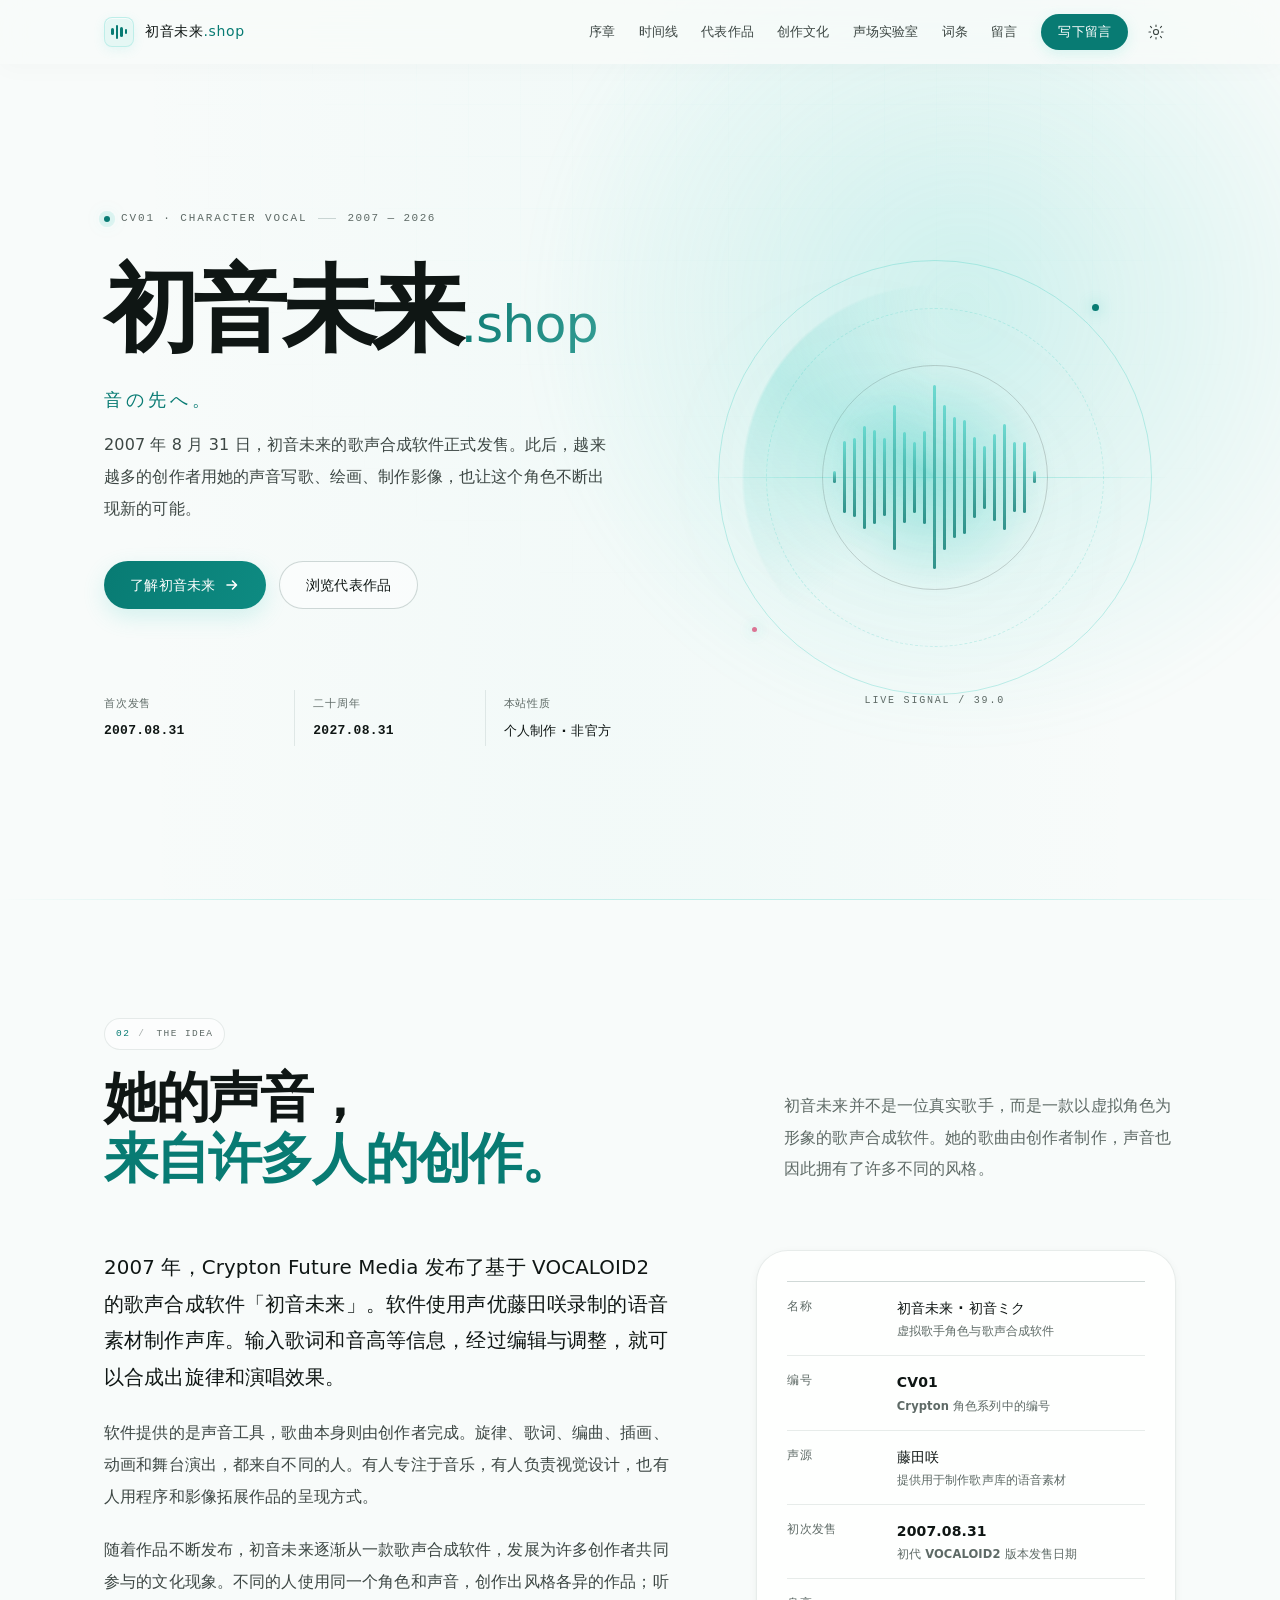
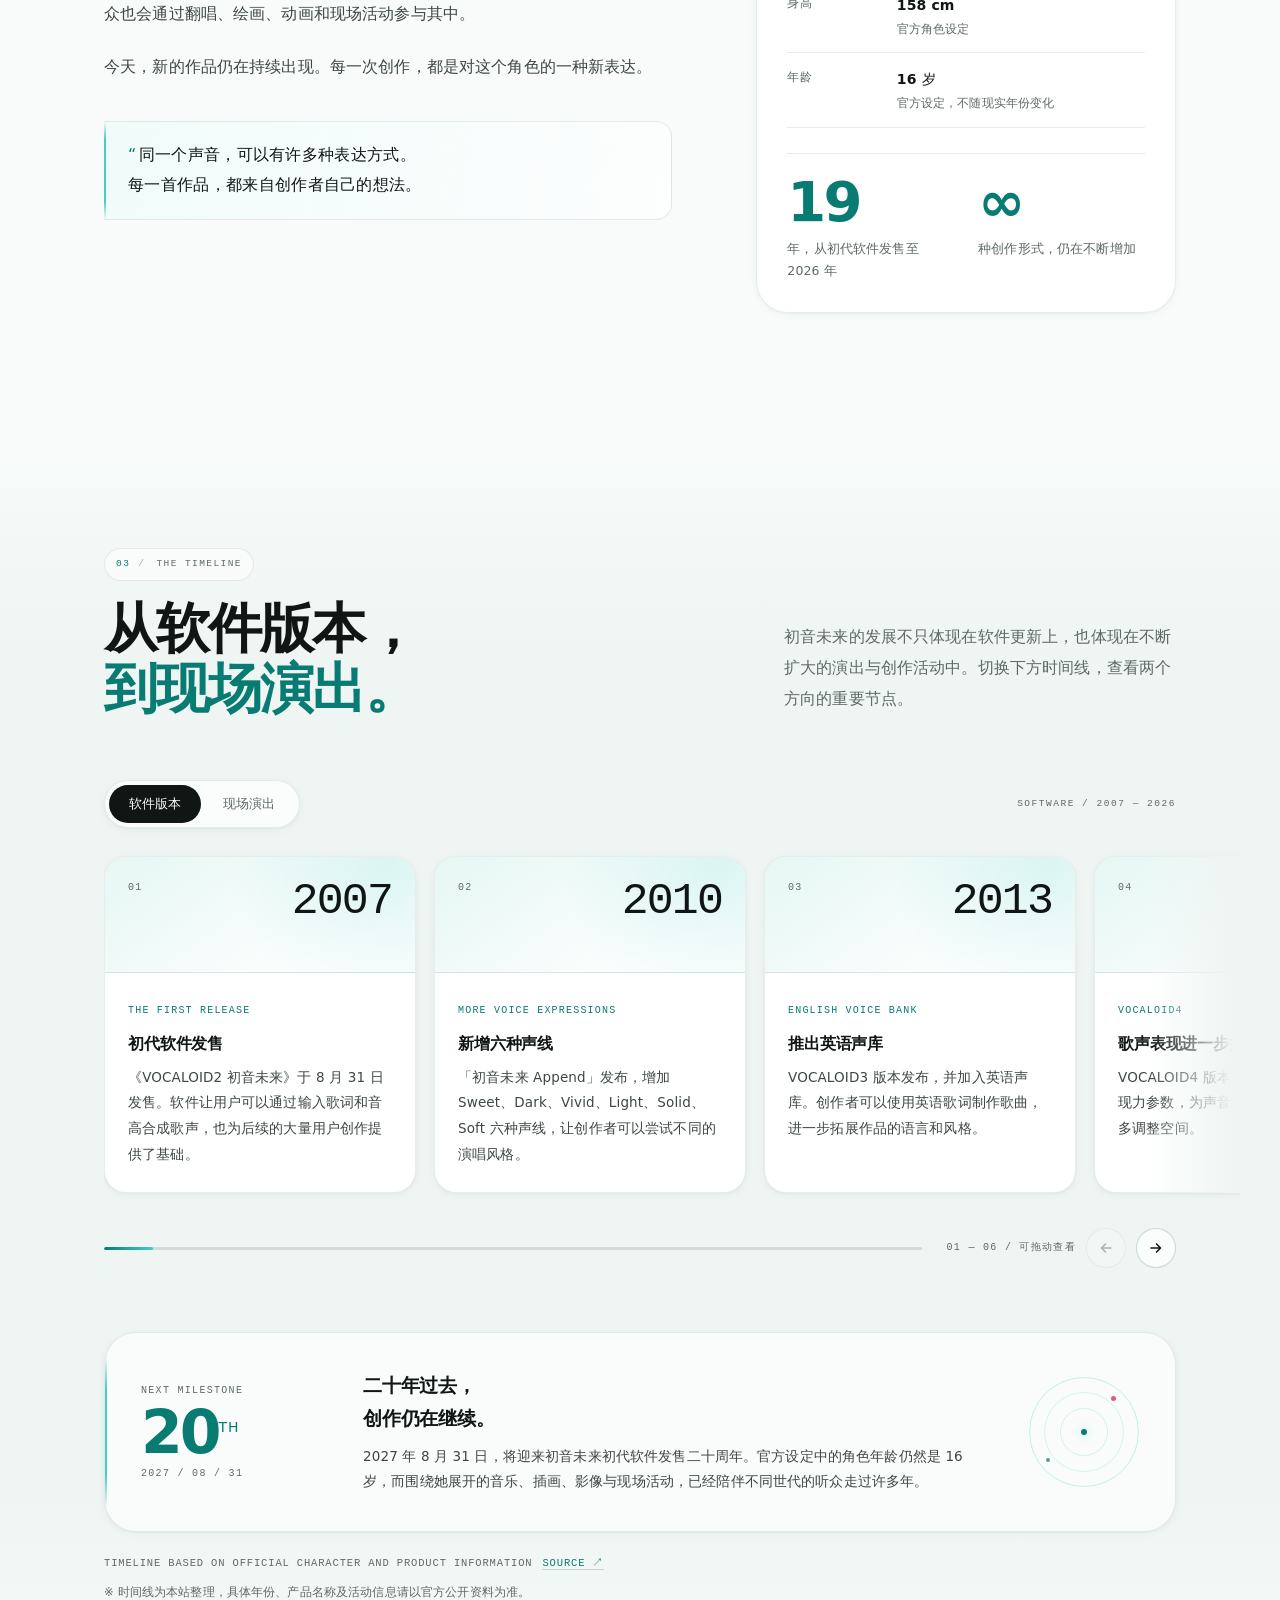
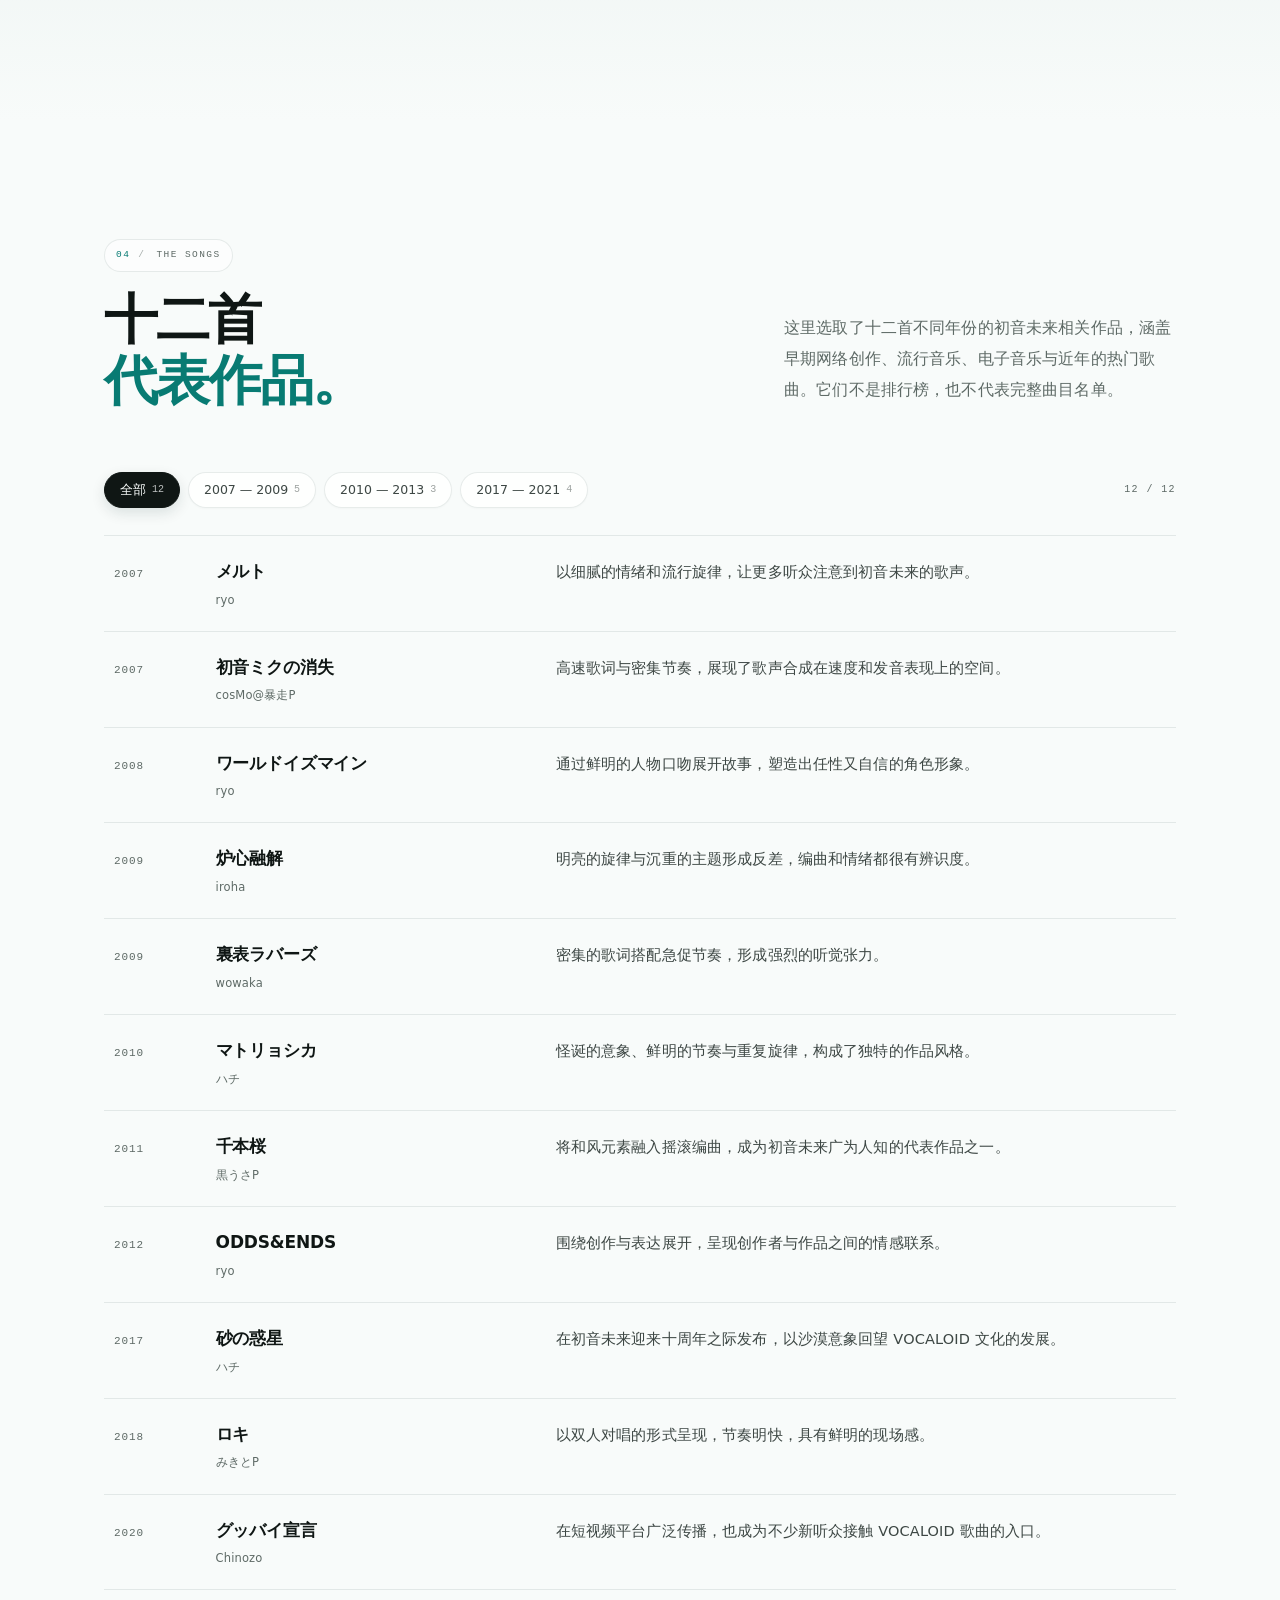
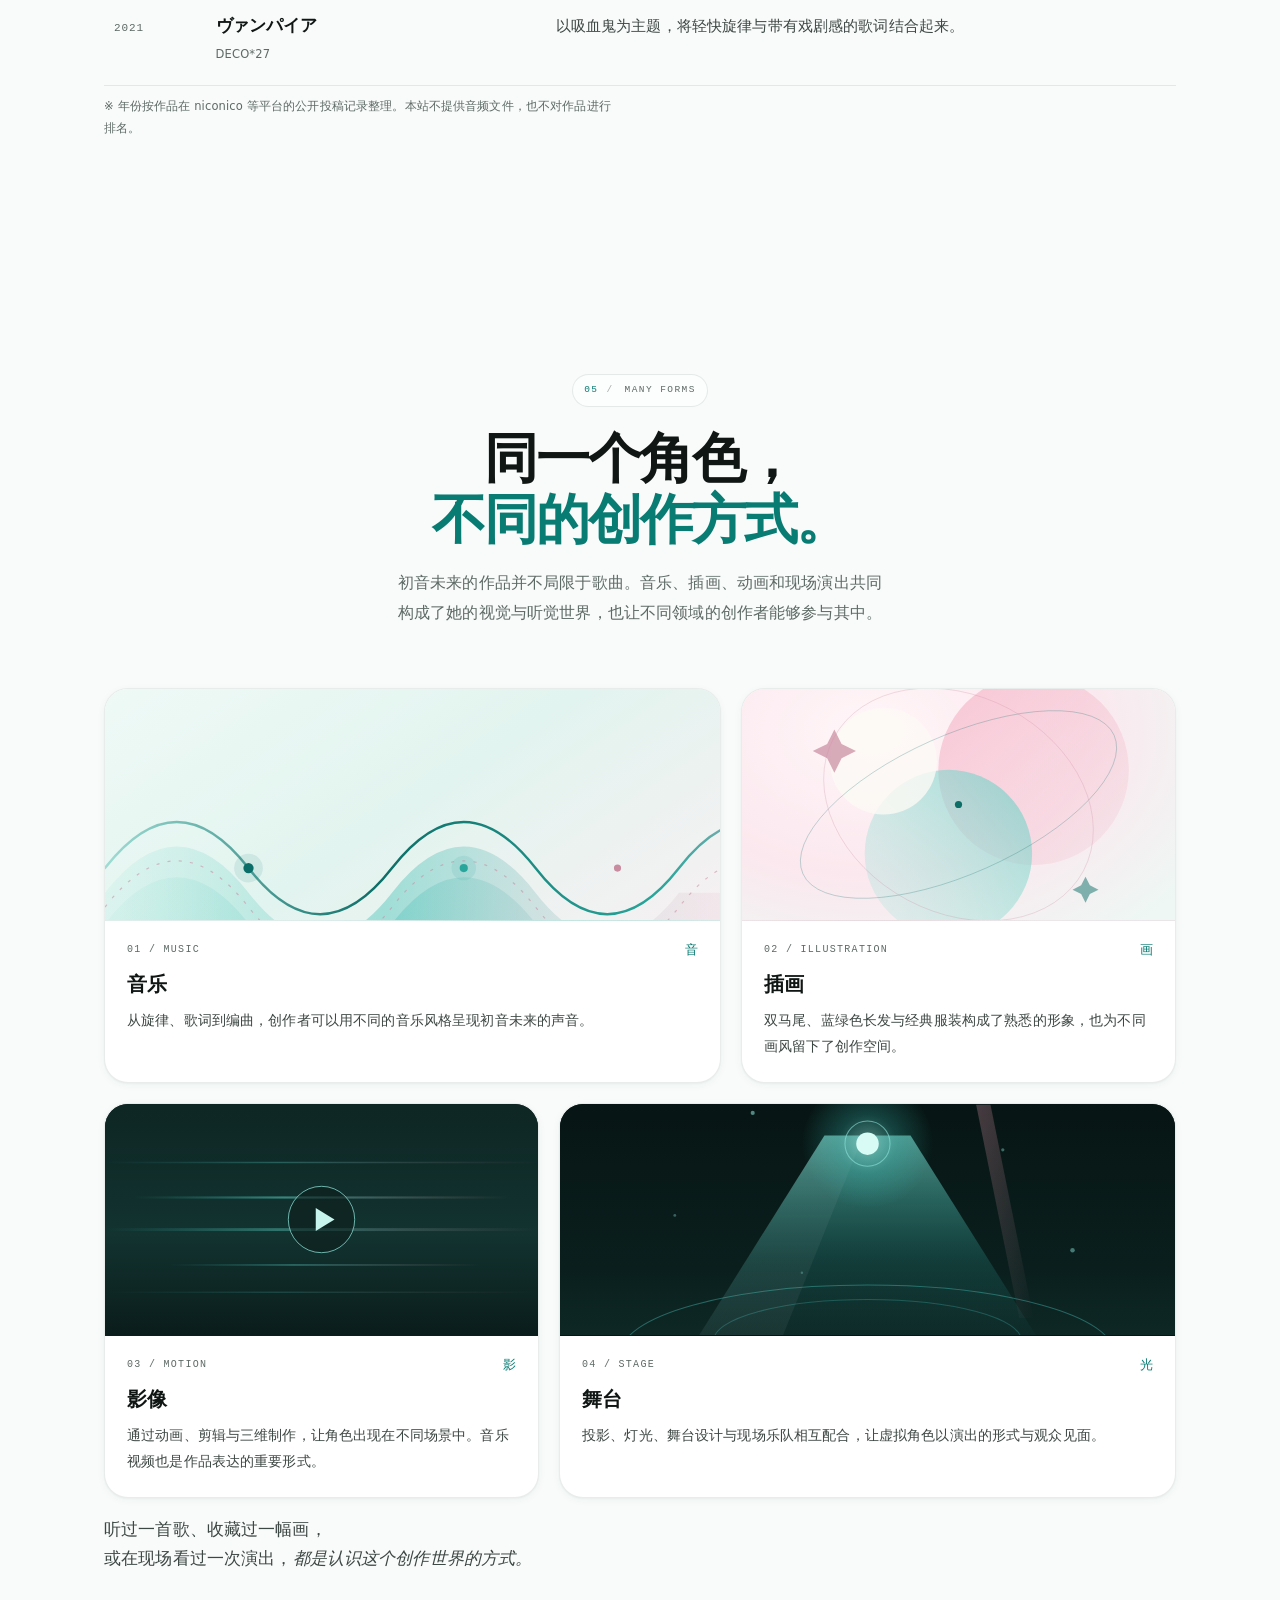
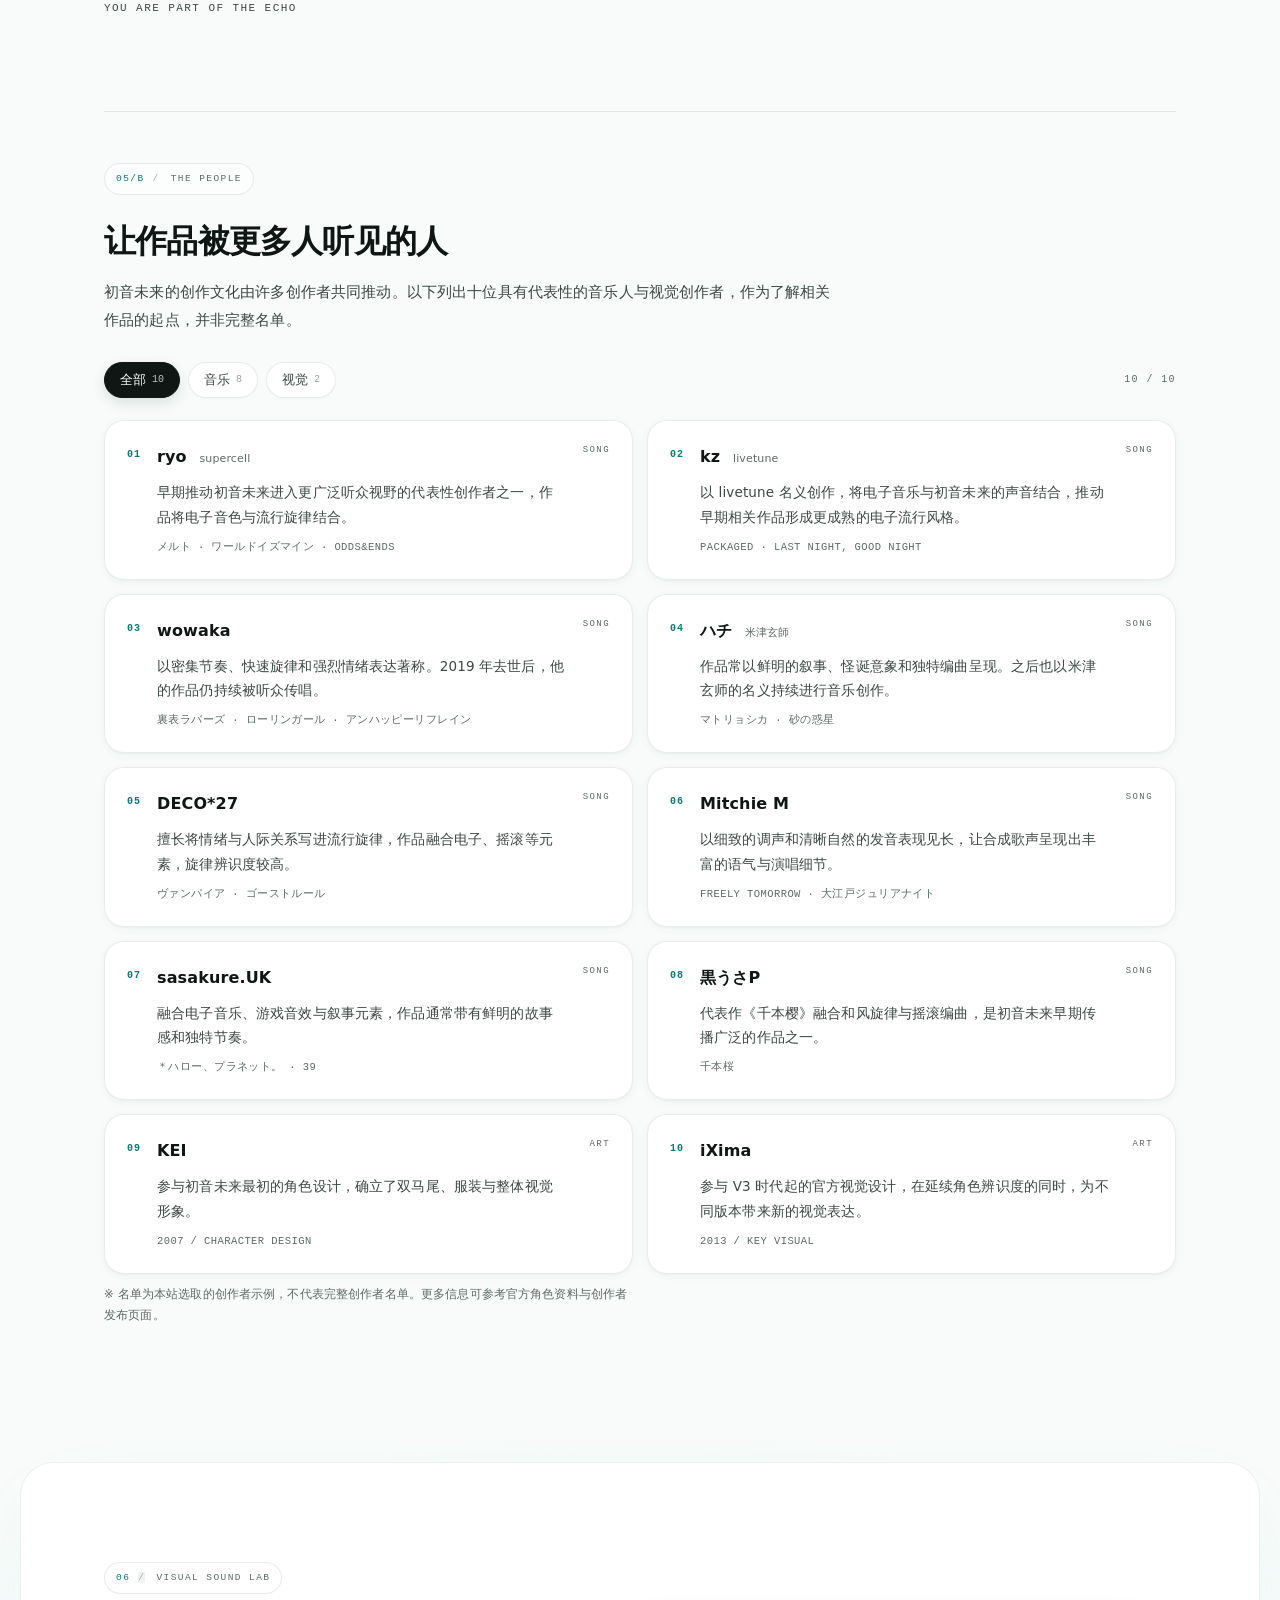
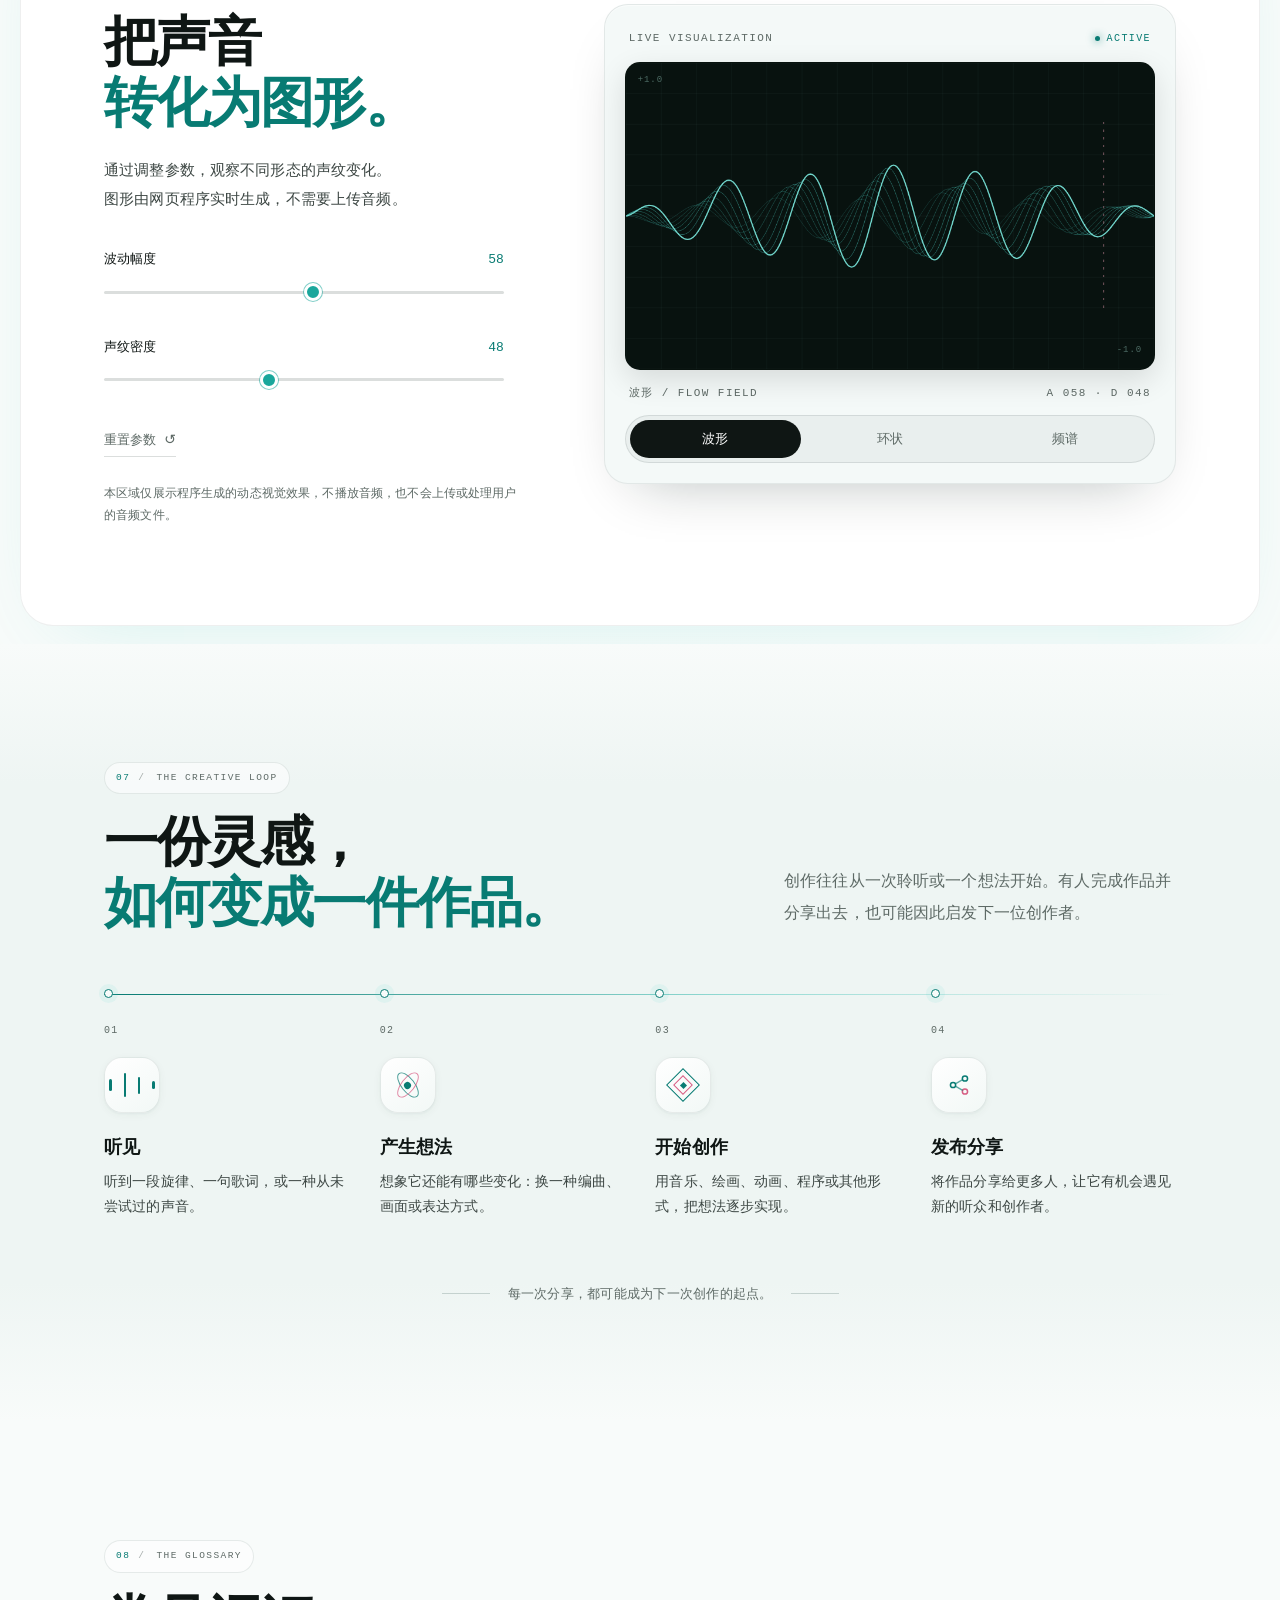
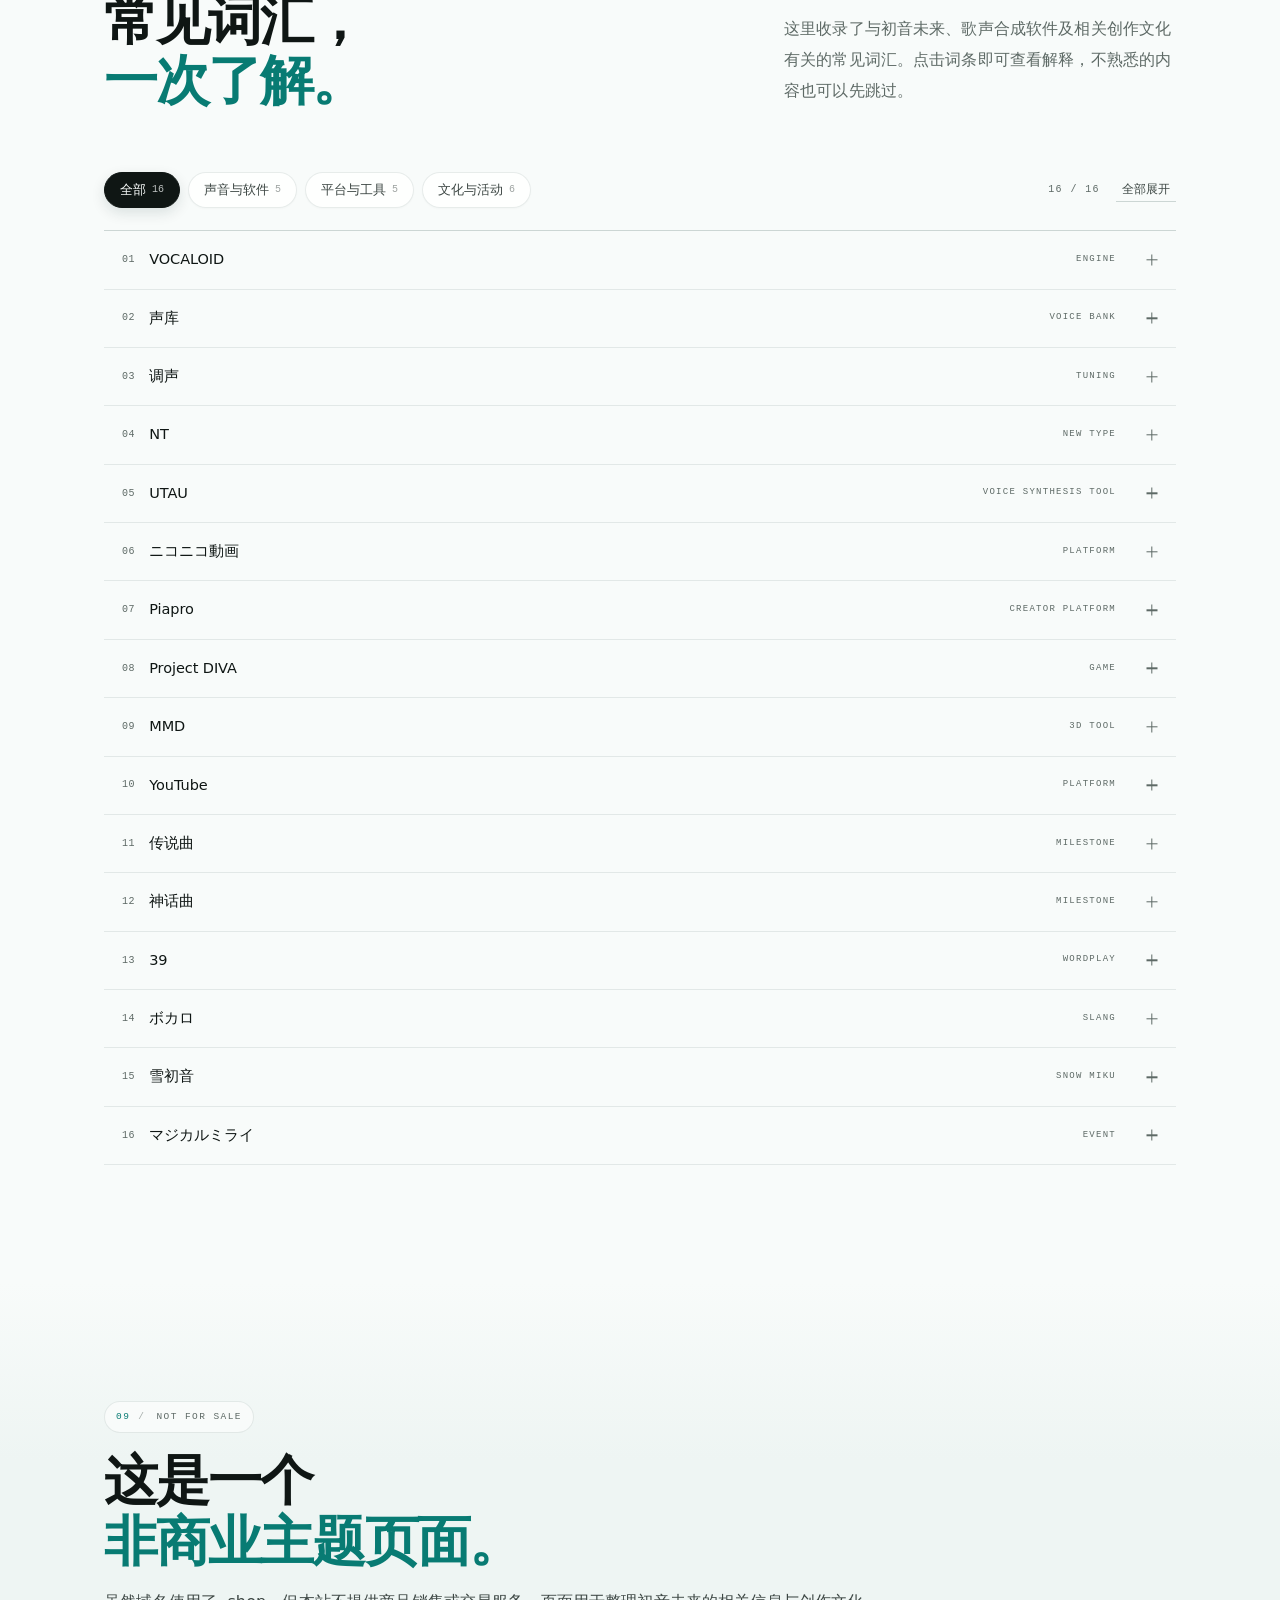
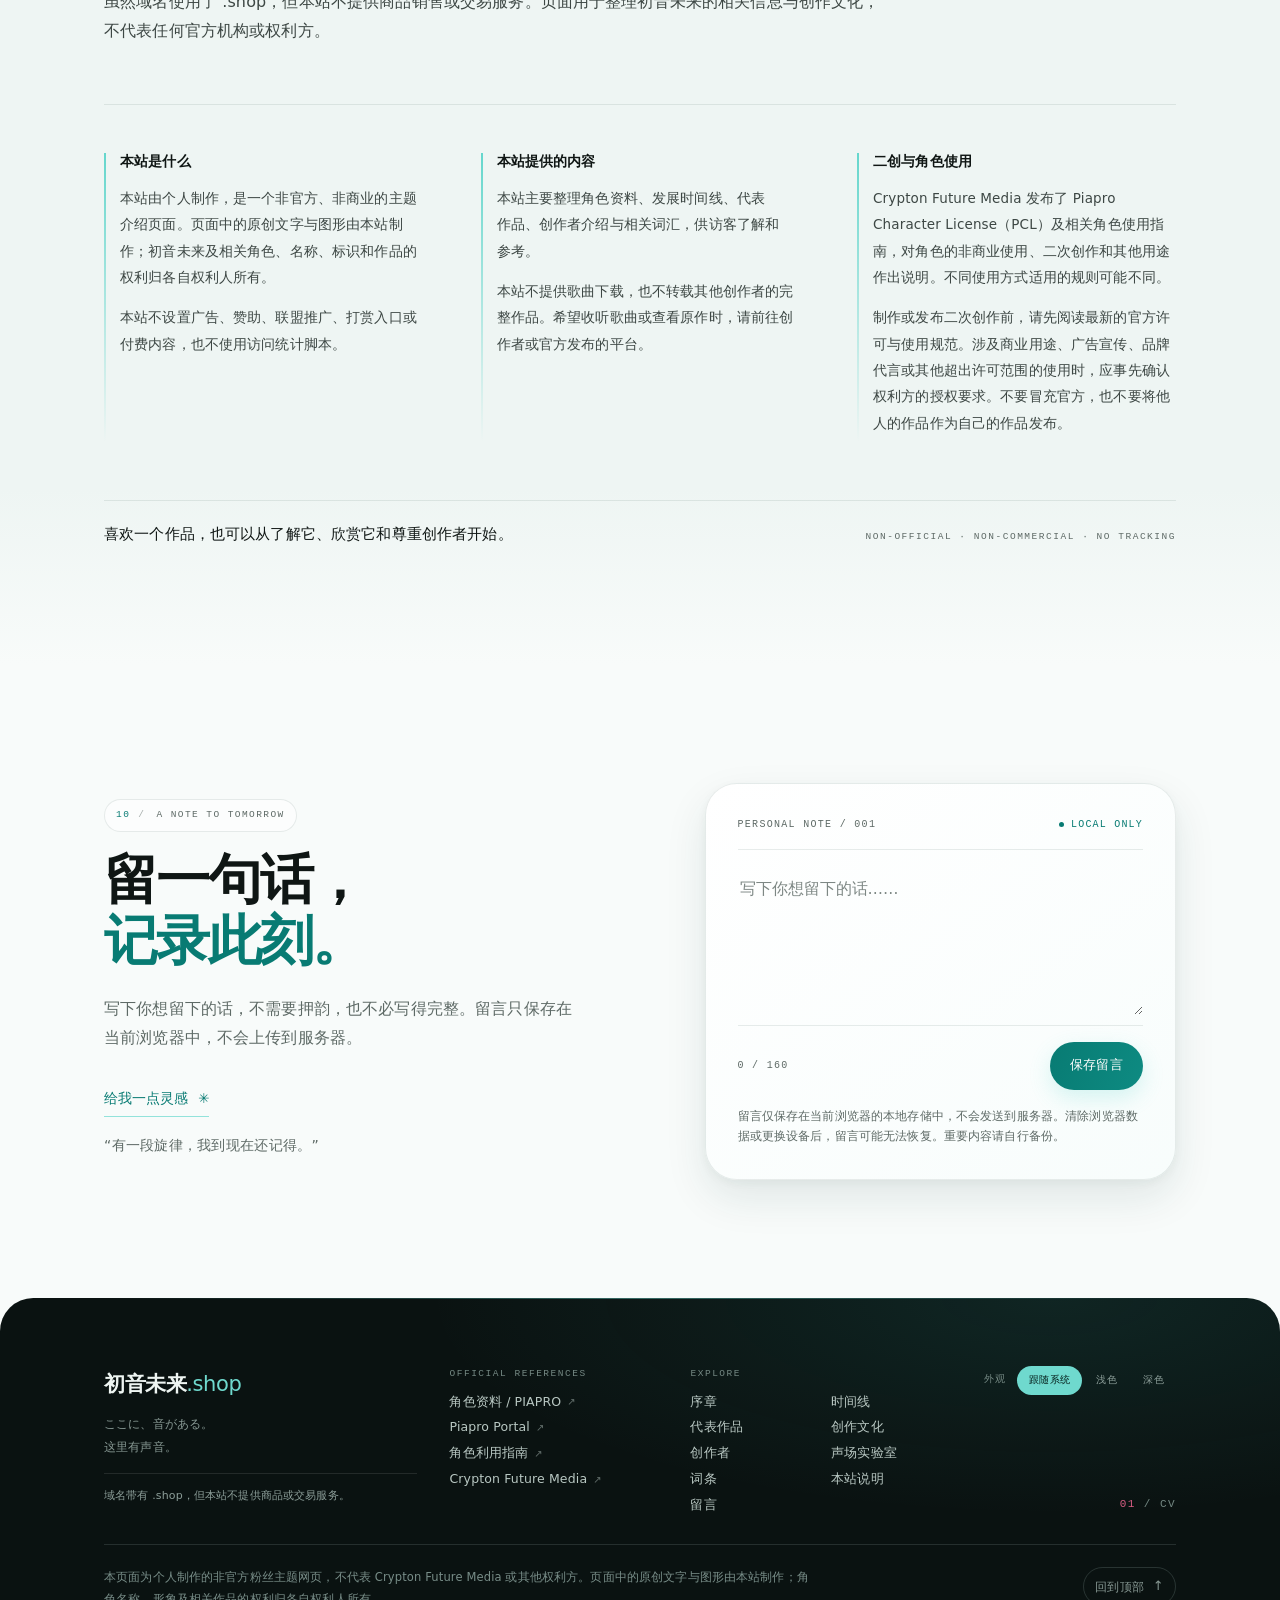
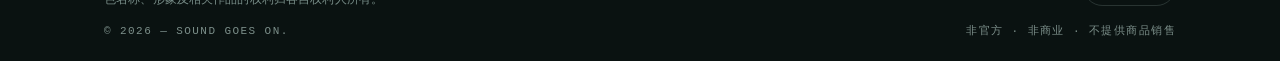
<file: index.html>
<!doctype html>
<html lang="zh-CN" data-theme="light">
<head>
  <meta charset="utf-8">
  <meta name="viewport" content="width=device-width, initial-scale=1, viewport-fit=cover">
  <meta name="theme-color" id="metaThemeColor" content="#f8fbfa">
  <meta name="color-scheme" content="light dark">
  <meta name="description" content="从 2007 年的初次发售，到不断涌现的新作品。这里整理初音未来的发展历程、代表歌曲、创作者与相关文化。个人制作，非官方、非商业。">
  <meta name="robots" content="index,follow,max-image-preview:large">
  <link rel="canonical" href="https://xn--7br062ccfl55p.shop/">
  <meta property="og:type" content="website">
  <meta property="og:site_name" content="初音未来.shop">
  <meta property="og:title" content="初音未来.shop｜认识初音未来与她的创作文化">
  <meta property="og:description" content="了解初音未来的诞生、作品与创作文化。一个关于歌声合成与创作者社区的个人主题页面。">
  <meta property="og:url" content="https://xn--7br062ccfl55p.shop/">
  <meta property="og:image" content="https://xn--7br062ccfl55p.shop/assets/og-card.jpg">
  <meta property="og:image:type" content="image/jpeg">
  <meta property="og:image:width" content="1200">
  <meta property="og:image:height" content="630">
  <meta name="twitter:card" content="summary_large_image">
  <meta name="twitter:title" content="初音未来.shop｜认识初音未来与她的创作文化">
  <meta name="twitter:description" content="从一款歌声合成软件开始，初音未来逐渐成为许多创作者表达灵感的媒介。这里记录她的发展历程与相关作品。">
  <meta name="twitter:image" content="https://xn--7br062ccfl55p.shop/assets/og-card.jpg">
  <title>初音未来.shop｜认识初音未来与她的创作文化</title>
  <link rel="icon" type="image/svg+xml" href="./assets/favicon.svg">
  <script>
    /* 主题在第一帧之前定下来：本地有手动选择就尊重它，没有则跟随系统（浏览器）。
       放在这里而不是等 main.js，是为了深色系统下不出现一瞬白闪。 */
    (function () {
      var root = document.documentElement;
      var saved = null;
      try { saved = localStorage.getItem('miku-space-theme'); } catch (e) { /* 隐私模式可能禁用存储 */ }
      var state = (saved === 'light' || saved === 'dark') ? saved : 'system';
      var dark = state === 'dark' || (state === 'system' &&
        !!(window.matchMedia && window.matchMedia('(prefers-color-scheme: dark)').matches));
      root.setAttribute('data-theme-state', state);
      root.setAttribute('data-theme', dark ? 'dark' : 'light');
      var meta = document.querySelector('meta[name="theme-color"]');
      if (meta) meta.setAttribute('content', dark ? '#091311' : '#f8fbfa');
      root.classList.add('js');
    })();
  </script>
  <!-- 首屏关键样式：外部 CSS 到达前先稳定底色与主题，避免闪白与字体跳变。 -->
  <style>
    :root{--paper:#f7f8f7;--ink:#0f1614;--accent-ink:#0c6e67;color-scheme:light}
    html{background:var(--paper)}
    html[data-theme="dark"]{--paper:#0b1211;--ink:#f1f5f3;--accent-ink:#6ed9ce;color-scheme:dark}
    body{margin:0;background:var(--paper);color:var(--ink);font-family:-apple-system,BlinkMacSystemFont,"SF Pro SC","PingFang SC","HarmonyOS Sans SC","MiSans","Noto Sans SC","Noto Sans CJK SC","Microsoft YaHei",system-ui,sans-serif;-webkit-font-smoothing:antialiased}
    .hero-title{font-size:clamp(2.9rem,8.2vw,7.4rem);line-height:1.02;letter-spacing:-.03em;font-weight:500;margin:0}
  </style>
  <link rel="preload" href="./src/style.css" as="style">
  <link rel="stylesheet" href="./src/style.css">
  <link rel="stylesheet" href="./src/ui-polish.css">
  <noscript><style>.js .reveal{opacity:1!important;transform:none!important}</style></noscript>
  <script defer src="./src/main.js"></script>
</head>
<body>
  <a class="skip-link" href="#main">跳到主要内容</a>
  <div class="reading-progress" aria-hidden="true"><span id="readingProgress"></span></div>

  <header class="site-header" id="top">
    <div class="header-inner">
      <a class="brand" href="#top" aria-label="初音未来.shop 首页">
        <span class="brand-mark" aria-hidden="true"><i></i><i></i><i></i><i></i></span>
        <span class="brand-name">初音未来<span>.shop</span></span>
      </a>
      <nav class="main-nav" id="mainNav" aria-label="主导航">
        <a href="#about">序章</a>
        <a href="#history">时间线</a>
        <a href="#songs">代表作品</a>
        <a href="#creation">创作文化</a>
        <a href="#lab">声场实验室</a>
        <a href="#glossary">词条</a>
        <a href="#message">留言</a>
      </nav>
      <div class="header-actions">
        <a class="header-cta" href="#message">写下留言</a>
        <button class="icon-btn theme-toggle" id="themeToggle" type="button" aria-label="切换夜间模式" aria-pressed="false" title="切换明暗主题">
          <svg class="sun-icon" viewBox="0 0 24 24" aria-hidden="true"><circle cx="12" cy="12" r="3.4"/><path d="M12 2.6v2.1M12 19.3v2.1M4.6 4.6l1.5 1.5m11.8 11.8 1.5 1.5M2.6 12h2.1m14.6 0h2.1M4.6 19.4l1.5-1.5M17.9 6.1l1.5-1.5"/></svg>
          <svg class="moon-icon" viewBox="0 0 24 24" aria-hidden="true"><path d="M20.4 15.1A8.7 8.7 0 0 1 8.9 3.6 8.8 8.8 0 1 0 20.4 15.1Z"/></svg>
        </button>
        <button class="menu-toggle" id="menuToggle" type="button" aria-label="打开导航菜单" aria-expanded="false" aria-controls="mainNav">
          <span></span><span></span>
        </button>
      </div>
    </div>
  </header>

  <main id="main">
    <!-- 01 / Hero：一段声音的入口 -->
    <section class="hero" aria-labelledby="heroTitle">
      <div class="hero-bg" aria-hidden="true">
        <span class="hero-glow"></span>
      </div>
      <div class="wrap hero-inner">
        <div class="hero-copy">
          <p class="eyebrow hero-eyebrow"><span class="live-dot" aria-hidden="true"></span><span>CV01 · CHARACTER VOCAL</span><span class="eyebrow-sep" aria-hidden="true"></span><span class="mono">2007 — 2026</span></p>
          <h1 id="heroTitle" class="hero-title">初音未来<span class="hero-domain">.shop</span></h1>
          <p class="hero-jp">音の先へ。</p>
          <p class="hero-lede">2007 年 8 月 31 日，初音未来的歌声合成软件正式发售。此后，越来越多的创作者用她的声音写歌、绘画、制作影像，也让这个角色不断出现新的可能。</p>
          <div class="hero-actions">
            <a class="btn btn-primary" href="#about">
              <span>了解初音未来</span>
              <svg viewBox="0 0 16 16" aria-hidden="true"><path d="M3 8h9M8.5 4l4 4-4 4"/></svg>
            </a>
            <a class="btn btn-quiet" href="#songs">浏览代表作品</a>
          </div>
          <dl class="hero-facts">
            <div><dt>首次发售</dt><dd class="mono">2007.08.31</dd></div>
            <div><dt>二十周年</dt><dd class="mono">2027.08.31</dd></div>
            <div><dt>本站性质</dt><dd>个人制作 · 非官方</dd></div>
          </dl>
        </div>
        <div class="hero-stage" aria-hidden="true">
          <div class="disc">
            <span class="disc-ring ring-1"></span>
            <span class="disc-ring ring-2"></span>
            <span class="disc-ring ring-3"></span>
            <span class="disc-sweep"></span>
            <span class="disc-core"></span>
            <div class="eq" id="heroEq"></div>
          </div>
          <span class="orbit-dot dot-a"></span>
          <span class="orbit-dot dot-b"></span>
          <p class="stage-caption mono">LIVE SIGNAL / 39.0</p>
        </div>
      </div>
      <a class="hero-scroll" href="#about"><span class="mono">SCROLL</span><i aria-hidden="true"></i></a>
    </section>

    <!-- 02 / About：网站的文字序章 -->
    <section class="section section--paper" id="about" aria-labelledby="aboutTitle">
      <div class="wrap">
        <header class="section-head section-head--split reveal">
          <div>
            <p class="kicker"><span class="kicker-num">02</span>THE IDEA</p>
            <h2 id="aboutTitle" class="display">她的声音，<br><span>来自许多人的创作。</span></h2>
          </div>
          <p class="lede">初音未来并不是一位真实歌手，而是一款以虚拟角色为形象的歌声合成软件。她的歌曲由创作者制作，声音也因此拥有了许多不同的风格。</p>
        </header>

        <div class="about-grid">
          <div class="about-copy reveal">
            <p class="lead">2007 年，Crypton Future Media 发布了基于 VOCALOID2 的歌声合成软件「初音未来」。软件使用声优藤田咲录制的语音素材制作声库。输入歌词和音高等信息，经过编辑与调整，就可以合成出旋律和演唱效果。</p>
            <p>软件提供的是声音工具，歌曲本身则由创作者完成。旋律、歌词、编曲、插画、动画和舞台演出，都来自不同的人。有人专注于音乐，有人负责视觉设计，也有人用程序和影像拓展作品的呈现方式。</p>
            <p>随着作品不断发布，初音未来逐渐从一款歌声合成软件，发展为许多创作者共同参与的文化现象。不同的人使用同一个角色和声音，创作出风格各异的作品；听众也会通过翻唱、绘画、动画和现场活动参与其中。</p>
            <p>今天，新的作品仍在持续出现。每一次创作，都是对这个角色的一种新表达。</p>
            <blockquote class="quote">
              <p>同一个声音，可以有许多种表达方式。<br>每一首作品，都来自创作者自己的想法。</p>
            </blockquote>
          </div>
          <aside class="about-aside reveal" data-delay="100">
            <dl class="spec-list">
              <div class="spec-row"><dt>名称</dt><dd>初音未来 · 初音ミク<small>虚拟歌手角色与歌声合成软件</small></dd></div>
              <div class="spec-row"><dt>编号</dt><dd>CV01<small>Crypton 角色系列中的编号</small></dd></div>
              <div class="spec-row"><dt>声源</dt><dd>藤田咲<small>提供用于制作歌声库的语音素材</small></dd></div>
              <div class="spec-row"><dt>初次发售</dt><dd>2007.08.31<small>初代 VOCALOID2 版本发售日期</small></dd></div>
              <div class="spec-row"><dt>身高</dt><dd>158 cm<small>官方角色设定</small></dd></div>
              <div class="spec-row"><dt>年龄</dt><dd>16 岁<small>官方设定，不随现实年份变化</small></dd></div>
            </dl>
            <div class="stat-row">
              <div class="stat"><strong>19</strong><span>年，从初代软件发售至 2026 年</span></div>
              <div class="stat"><strong>∞</strong><span>种创作形式，仍在不断增加</span></div>
            </div>
          </aside>
        </div>
      </div>
    </section>

    <!-- 03 / Timeline：两条轨，一条是软件的版本，一条是舞台的年份 -->
    <section class="section section--tint" id="history" aria-labelledby="historyTitle">
      <div class="wrap">
        <header class="section-head section-head--split reveal">
          <div>
            <p class="kicker"><span class="kicker-num">03</span>THE TIMELINE</p>
            <h2 id="historyTitle" class="display">从软件版本，<br><span>到现场演出。</span></h2>
          </div>
          <p class="lede">初音未来的发展不只体现在软件更新上，也体现在不断扩大的演出与创作活动中。切换下方时间线，查看两个方向的重要节点。</p>
        </header>
      </div>

      <div class="rail-shell reveal">
        <div class="wrap rail-tabs">
          <div class="seg seg--rail" role="group" aria-label="切换时间线内容">
            <button type="button" class="seg-btn is-active" data-rail-tab="versions" aria-pressed="true" aria-controls="timelineRail">软件版本</button>
            <button type="button" class="seg-btn" data-rail-tab="live" aria-pressed="false" aria-controls="liveRail">现场演出</button>
          </div>
          <span class="rail-tab-note mono" id="railPanelNote">SOFTWARE / 2007 — 2026</span>
        </div>
        <div class="wrap rail-wrap">
          <div class="rail" id="timelineRail" data-rail-panel="versions" tabindex="0" role="group" aria-label="初音未来软件版本时间线，可横向滚动">
            <article class="t-card">
              <div class="t-top"><span class="t-no mono">01</span><span class="t-year">2007</span></div>
              <div class="t-body"><span class="t-tag">THE FIRST RELEASE</span><h3>初代软件发售</h3><p>《VOCALOID2 初音未来》于 8 月 31 日发售。软件让用户可以通过输入歌词和音高合成歌声，也为后续的大量用户创作提供了基础。</p></div>
            </article>
            <article class="t-card">
              <div class="t-top"><span class="t-no mono">02</span><span class="t-year">2010</span></div>
              <div class="t-body"><span class="t-tag">MORE VOICE EXPRESSIONS</span><h3>新增六种声线</h3><p>「初音未来 Append」发布，增加 Sweet、Dark、Vivid、Light、Solid、Soft 六种声线，让创作者可以尝试不同的演唱风格。</p></div>
            </article>
            <article class="t-card">
              <div class="t-top"><span class="t-no mono">03</span><span class="t-year">2013</span></div>
              <div class="t-body"><span class="t-tag">ENGLISH VOICE BANK</span><h3>推出英语声库</h3><p>VOCALOID3 版本发布，并加入英语声库。创作者可以使用英语歌词制作歌曲，进一步拓展作品的语言和风格。</p></div>
            </article>
            <article class="t-card">
              <div class="t-top"><span class="t-no mono">04</span><span class="t-year">2016</span></div>
              <div class="t-body"><span class="t-tag">VOCALOID4</span><h3>歌声表现进一步扩展</h3><p>VOCALOID4 版本推出，加入 Growl 等表现力参数，为声音细节和演唱风格提供更多调整空间。</p></div>
            </article>
            <article class="t-card">
              <div class="t-top"><span class="t-no mono">05</span><span class="t-year">2020</span></div>
              <div class="t-body"><span class="t-tag">HATSUNE MIKU NT</span><h3>推出全新歌声合成系统</h3><p>「初音未来 NT」采用不同于 VOCALOID 系列的歌声合成技术。软件与声学模型有所变化，但角色与声音素材的创作基础仍然延续。</p></div>
            </article>
            <article class="t-card t-card--current">
              <div class="t-top"><span class="t-no mono">06</span><span class="t-year">2026</span></div>
              <div class="t-body"><span class="t-tag">HATSUNE MIKU V6</span><h3>新一代版本发布</h3><p>初音未来 V6 于 2026 年 4 月 14 日发布。自 2007 年初代软件发售以来，歌声合成技术与创作工具持续发展，也让创作者拥有更多表达方式。</p></div>
            </article>
          </div>

          <div class="rail" id="liveRail" data-rail-panel="live" tabindex="0" role="group" aria-label="初音未来现场演出时间线，可横向滚动" hidden>
            <article class="t-card">
              <div class="t-top"><span class="t-no mono">01</span><span class="t-year">2009</span></div>
              <div class="t-body"><span class="t-tag">THE FIRST LIVE</span><h3>早期现场演出</h3><p>MIKUFES'09 举办，初音未来以投影角色的形式出现在现场演出中。虚拟角色与现场音乐结合，成为之后演出形式发展的起点之一。</p></div>
            </article>
            <article class="t-card">
              <div class="t-top"><span class="t-no mono">02</span><span class="t-year">2010</span></div>
              <div class="t-body"><span class="t-tag">39'S GIVING DAY</span><h3>首次大型演唱会</h3><p>「ミクの日感謝祭」于 3 月 9 日举行。投影影像与现场乐队共同完成演出，让观众能够在现场欣赏虚拟歌手的舞台表演。</p></div>
            </article>
            <article class="t-card">
              <div class="t-top"><span class="t-no mono">03</span><span class="t-year">2011</span></div>
              <div class="t-body"><span class="t-tag">OVERSEAS EVENTS</span><h3>海外演出与活动</h3><p>初音未来相关演出和活动逐步走向海外，东京、札幌、新加坡等地也出现了不同形式的活动与现场呈现。</p></div>
            </article>
            <article class="t-card">
              <div class="t-top"><span class="t-no mono">04</span><span class="t-year">2013</span></div>
              <div class="t-body"><span class="t-tag">MAGICAL MIRAI</span><h3>「マジカルミライ」开办</h3><p>「マジカルミライ」于 2013 年启动，将演唱会与展览结合，逐渐发展为每年举办的主题活动。</p></div>
            </article>
            <article class="t-card">
              <div class="t-top"><span class="t-no mono">05</span><span class="t-year">2014</span></div>
              <div class="t-body"><span class="t-tag">MIKU EXPO</span><h3>海外巡演开启</h3><p>「HATSUNE MIKU EXPO」于 2014 年启动，将演出带到更多国家和地区，让不同语言的观众有机会在现场认识初音未来。</p></div>
            </article>
            <article class="t-card t-card--current">
              <div class="t-top"><span class="t-no mono">06</span><span class="t-year">2020</span></div>
              <div class="t-body"><span class="t-tag">ONLINE EVENTS</span><h3>线上演出与活动</h3><p>受疫情影响，部分现场活动转为线上形式。演出通过网络与观众见面，也让线上观看成为当时重要的参与方式。</p></div>
            </article>
          </div>
        </div>
        <div class="wrap rail-controls">
          <div class="rail-track" aria-hidden="true"><span class="rail-fill" id="railFill"></span></div>
          <div class="rail-nav">
            <span class="rail-hint mono">01 — 06 / 可拖动查看</span>
            <button class="rail-btn" type="button" data-rail="-1" aria-label="上一项时间线内容">
              <svg viewBox="0 0 16 16" aria-hidden="true"><path d="M13 8H4M7.5 4 3.5 8l4 4"/></svg>
            </button>
            <button class="rail-btn" type="button" data-rail="1" aria-label="下一项时间线内容">
              <svg viewBox="0 0 16 16" aria-hidden="true"><path d="M3 8h9M8.5 4l4 4-4 4"/></svg>
            </button>
          </div>
        </div>
      </div>

      <div class="wrap">
        <aside class="milestone reveal" aria-label="初音未来初代软件发售二十周年节点">
          <div class="milestone-date">
            <span class="mono">NEXT MILESTONE</span>
            <strong>20<sup>TH</sup></strong>
            <small class="mono">2027 / 08 / 31</small>
          </div>
          <div class="milestone-copy">
            <h3>二十年过去，<br>创作仍在继续。</h3>
            <p>2027 年 8 月 31 日，将迎来初音未来初代软件发售二十周年。官方设定中的角色年龄仍然是 16 岁，而围绕她展开的音乐、插画、影像与现场活动，已经陪伴不同世代的听众走过许多年。</p>
          </div>
          <span class="milestone-orbit" aria-hidden="true"><i></i><i></i><i></i></span>
        </aside>
        <p class="source-note reveal">TIMELINE BASED ON OFFICIAL CHARACTER AND PRODUCT INFORMATION<a class="source-link" href="https://piapro.net/pages/character/" target="_blank" rel="noopener noreferrer">SOURCE ↗</a></p>
        <p class="source-foot reveal">※ 时间线为本站整理，具体年份、产品名称及活动信息请以官方公开资料为准。</p>
      </div>
    </section>

    <!-- 04 / Songs：十二首代表作品，按年份排列 -->
    <section class="section section--paper" id="songs" aria-labelledby="songsTitle">
      <div class="wrap">
        <header class="section-head section-head--split reveal">
          <div>
            <p class="kicker"><span class="kicker-num">04</span>THE SONGS</p>
            <h2 id="songsTitle" class="display">十二首<br><span>代表作品。</span></h2>
          </div>
          <p class="lede">这里选取了十二首不同年份的初音未来相关作品，涵盖早期网络创作、流行音乐、电子音乐与近年的热门歌曲。它们不是排行榜，也不代表完整曲目名单。</p>
        </header>

        <div class="song-bar reveal">
          <div class="chips" role="group" aria-label="按年份筛选作品">
            <button type="button" class="chip is-active" data-era="all" aria-pressed="true">全部 <span class="chip-n">12</span></button>
            <button type="button" class="chip" data-era="early" aria-pressed="false">2007 — 2009 <span class="chip-n">5</span></button>
            <button type="button" class="chip" data-era="spread" aria-pressed="false">2010 — 2013 <span class="chip-n">3</span></button>
            <button type="button" class="chip" data-era="now" aria-pressed="false">2017 — 2021 <span class="chip-n">4</span></button>
          </div>
          <p class="result-note mono" id="songCount" aria-live="polite">12 / 12</p>
        </div>

        <ol class="song-list">
          <li class="song reveal" data-era="early">
            <span class="song-year mono">2007</span>
            <div class="song-main"><h3>メルト</h3><p class="song-by">ryo</p></div>
            <p class="song-note">以细腻的情绪和流行旋律，让更多听众注意到初音未来的歌声。</p>
          </li>
          <li class="song reveal" data-era="early" data-delay="40">
            <span class="song-year mono">2007</span>
            <div class="song-main"><h3>初音ミクの消失</h3><p class="song-by">cosMo@暴走P</p></div>
            <p class="song-note">高速歌词与密集节奏，展现了歌声合成在速度和发音表现上的空间。</p>
          </li>
          <li class="song reveal" data-era="early" data-delay="80">
            <span class="song-year mono">2008</span>
            <div class="song-main"><h3>ワールドイズマイン</h3><p class="song-by">ryo</p></div>
            <p class="song-note">通过鲜明的人物口吻展开故事，塑造出任性又自信的角色形象。</p>
          </li>
          <li class="song reveal" data-era="early" data-delay="120">
            <span class="song-year mono">2009</span>
            <div class="song-main"><h3>炉心融解</h3><p class="song-by">iroha</p></div>
            <p class="song-note">明亮的旋律与沉重的主题形成反差，编曲和情绪都很有辨识度。</p>
          </li>
          <li class="song reveal" data-era="early" data-delay="160">
            <span class="song-year mono">2009</span>
            <div class="song-main"><h3>裏表ラバーズ</h3><p class="song-by">wowaka</p></div>
            <p class="song-note">密集的歌词搭配急促节奏，形成强烈的听觉张力。</p>
          </li>
          <li class="song reveal" data-era="spread">
            <span class="song-year mono">2010</span>
            <div class="song-main"><h3>マトリョシカ</h3><p class="song-by">ハチ</p></div>
            <p class="song-note">怪诞的意象、鲜明的节奏与重复旋律，构成了独特的作品风格。</p>
          </li>
          <li class="song reveal" data-era="spread" data-delay="40">
            <span class="song-year mono">2011</span>
            <div class="song-main"><h3>千本桜</h3><p class="song-by">黒うさP</p></div>
            <p class="song-note">将和风元素融入摇滚编曲，成为初音未来广为人知的代表作品之一。</p>
          </li>
          <li class="song reveal" data-era="spread" data-delay="80">
            <span class="song-year mono">2012</span>
            <div class="song-main"><h3>ODDS&amp;ENDS</h3><p class="song-by">ryo</p></div>
            <p class="song-note">围绕创作与表达展开，呈现创作者与作品之间的情感联系。</p>
          </li>
          <li class="song reveal" data-era="now">
            <span class="song-year mono">2017</span>
            <div class="song-main"><h3>砂の惑星</h3><p class="song-by">ハチ</p></div>
            <p class="song-note">在初音未来迎来十周年之际发布，以沙漠意象回望 VOCALOID 文化的发展。</p>
          </li>
          <li class="song reveal" data-era="now" data-delay="40">
            <span class="song-year mono">2018</span>
            <div class="song-main"><h3>ロキ</h3><p class="song-by">みきとP</p></div>
            <p class="song-note">以双人对唱的形式呈现，节奏明快，具有鲜明的现场感。</p>
          </li>
          <li class="song reveal" data-era="now" data-delay="80">
            <span class="song-year mono">2020</span>
            <div class="song-main"><h3>グッバイ宣言</h3><p class="song-by">Chinozo</p></div>
            <p class="song-note">在短视频平台广泛传播，也成为不少新听众接触 VOCALOID 歌曲的入口。</p>
          </li>
          <li class="song reveal" data-era="now" data-delay="120">
            <span class="song-year mono">2021</span>
            <div class="song-main"><h3>ヴァンパイア</h3><p class="song-by">DECO*27</p></div>
            <p class="song-note">以吸血鬼为主题，将轻快旋律与带有戏剧感的歌词结合起来。</p>
          </li>
        </ol>

        <p class="source-foot reveal">※ 年份按作品在 niconico 等平台的公开投稿记录整理。本站不提供音频文件，也不对作品进行排名。</p>
      </div>
    </section>

    <!-- 05 / Creation：从声音长出的不同世界 -->
    <section class="section section--paper" id="creation" aria-labelledby="creationTitle">
      <div class="wrap">
        <header class="section-head section-head--center reveal">
          <p class="kicker"><span class="kicker-num">05</span>MANY FORMS</p>
          <h2 id="creationTitle" class="display">同一个角色，<br><span>不同的创作方式。</span></h2>
          <p class="lede">初音未来的作品并不局限于歌曲。音乐、插画、动画和现场演出共同构成了她的视觉与听觉世界，也让不同领域的创作者能够参与其中。</p>
        </header>

        <div class="bento">
          <article class="card card--wide reveal">
            <div class="card-cover cover-music">
              <svg viewBox="0 0 600 400" preserveAspectRatio="xMidYMid slice" aria-hidden="true">
                <defs>
                  <linearGradient id="mBg" x1="0" y1="0" x2="1" y2="1">
                    <stop offset="0" stop-color="#f2fbf8"/><stop offset=".5" stop-color="#e2f4ef"/><stop offset="1" stop-color="#fceff3"/>
                  </linearGradient>
                  <linearGradient id="mBand" x1="0" y1="0" x2="1" y2="0">
                    <stop offset="0" stop-color="#9fe4da" stop-opacity=".15"/>
                    <stop offset=".45" stop-color="#3cc0b4" stop-opacity=".42"/>
                    <stop offset="1" stop-color="#e9c3d1" stop-opacity=".22"/>
                  </linearGradient>
                  <linearGradient id="mLine" x1="0" y1="0" x2="1" y2="0">
                    <stop offset="0" stop-color="#9fdcd4"/><stop offset=".38" stop-color="#0c6e67"/><stop offset=".78" stop-color="#2aa79c"/><stop offset="1" stop-color="#e0b3c4"/>
                  </linearGradient>
                </defs>
                <rect width="600" height="400" fill="url(#mBg)"/>
                <path d="M0 400 L0 286 Q 70 196 140 286 T 280 286 T 420 286 T 560 286 L600 286 L600 400 Z" fill="url(#mBand)"/>
                <path d="M0 400 L0 316 Q 70 226 140 316 T 280 316 T 420 316 T 560 316 L600 316 L600 400 Z" fill="url(#mBand)" opacity=".8"/>
                <path d="M0 262 Q 70 172 140 262 T 280 262 T 420 262 T 560 262 T 700 262" fill="none" stroke="url(#mLine)" stroke-width="2.4" stroke-linecap="round"/>
                <path d="M0 300 Q 70 210 140 300 T 280 300 T 420 300 T 560 300 T 700 300" fill="none" stroke="#c98ba0" stroke-width="1.2" stroke-dasharray="3 8" opacity=".55"/>
                <circle cx="140" cy="262" r="5" fill="#0c6e67"/><circle cx="350" cy="262" r="4" fill="#2aa79c"/><circle cx="500" cy="262" r="3.5" fill="#c98ba0"/>
                <circle cx="140" cy="262" r="14" fill="#0c6e67" opacity=".1"/><circle cx="350" cy="262" r="12" fill="#2aa79c" opacity=".12"/>
              </svg>
            </div>
            <div class="card-meta"><span class="mono">01 / MUSIC</span><span class="card-cn">音</span></div>
            <h3 class="card-title">音乐</h3>
            <p class="card-text">从旋律、歌词到编曲，创作者可以用不同的音乐风格呈现初音未来的声音。</p>
          </article>

          <article class="card reveal" data-delay="70">
            <div class="card-cover cover-art">
              <svg viewBox="0 0 600 400" preserveAspectRatio="xMidYMid slice" aria-hidden="true">
                <defs>
                  <radialGradient id="aBg" cx=".3" cy=".25" r=".9">
                    <stop offset="0" stop-color="#fff6f8"/><stop offset=".55" stop-color="#fbe8ee"/><stop offset="1" stop-color="#eef7f4"/>
                  </radialGradient>
                  <linearGradient id="aC1" x1="0" y1="0" x2="1" y2="1">
                    <stop offset="0" stop-color="#f7b8cb" stop-opacity=".78"/><stop offset="1" stop-color="#f4d3dd" stop-opacity=".38"/>
                  </linearGradient>
                  <linearGradient id="aC2" x1="1" y1="0" x2="0" y2="1">
                    <stop offset="0" stop-color="#63cfc3" stop-opacity=".66"/><stop offset="1" stop-color="#bfe9e2" stop-opacity=".3"/>
                  </linearGradient>
                </defs>
                <rect width="600" height="400" fill="url(#aBg)"/>
                <circle cx="404" cy="152" r="132" fill="url(#aC1)"/>
                <circle cx="286" cy="268" r="116" fill="url(#aC2)"/>
                <circle cx="196" cy="140" r="74" fill="#fdfaf6" opacity=".8"/>
                <ellipse cx="300" cy="200" rx="236" ry="96" fill="none" stroke="#0c6e67" stroke-width="1" opacity=".32" transform="rotate(-24 300 200)"/>
                <ellipse cx="300" cy="200" rx="196" ry="150" fill="none" stroke="#c98ba0" stroke-width="1" opacity=".34" transform="rotate(28 300 200)"/>
                <circle cx="300" cy="200" r="5" fill="#0c6e67"/>
                <path d="M128 96 l10 20 20 10 -20 10 -10 20 -10 -20 -20 -10 20 -10 Z" fill="#c98ba0" opacity=".7"/>
                <path d="M476 300 l6 12 12 6 -12 6 -6 12 -6 -12 -12 -6 12 -6 Z" fill="#0c6e67" opacity=".5"/>
              </svg>
            </div>
            <div class="card-meta"><span class="mono">02 / ILLUSTRATION</span><span class="card-cn">画</span></div>
            <h3 class="card-title">插画</h3>
            <p class="card-text">双马尾、蓝绿色长发与经典服装构成了熟悉的形象，也为不同画风留下了创作空间。</p>
          </article>

          <article class="card reveal" data-delay="140">
            <div class="card-cover cover-motion">
              <svg viewBox="0 0 600 400" preserveAspectRatio="xMidYMid slice" aria-hidden="true">
                <defs>
                  <linearGradient id="oBg" x1="0" y1="0" x2="0" y2="1">
                    <stop offset="0" stop-color="#0d2321"/><stop offset=".55" stop-color="#123330"/><stop offset="1" stop-color="#081615"/>
                  </linearGradient>
                  <linearGradient id="oStreak" x1="0" y1="0" x2="1" y2="0">
                    <stop offset="0" stop-color="#39c5bb" stop-opacity="0"/>
                    <stop offset=".4" stop-color="#5fd8cc" stop-opacity=".6"/>
                    <stop offset="1" stop-color="#f0a0b6" stop-opacity="0"/>
                  </linearGradient>
                </defs>
                <rect width="600" height="400" fill="url(#oBg)"/>
                <rect x="0" y="120" width="600" height="2" fill="url(#oStreak)" opacity=".5"/>
                <rect x="40" y="168" width="520" height="3" fill="url(#oStreak)" opacity=".85"/>
                <rect x="0" y="212" width="600" height="4" fill="url(#oStreak)" opacity=".65"/>
                <rect x="90" y="262" width="430" height="2" fill="url(#oStreak)" opacity=".7"/>
                <rect x="0" y="300" width="600" height="1.5" fill="url(#oStreak)" opacity=".4"/>
                <circle cx="300" cy="200" r="46" fill="#0b1d1b" opacity=".55"/>
                <circle cx="300" cy="200" r="46" fill="none" stroke="#8fe6dc" stroke-width="1.2" opacity=".85"/>
                <path d="M292 184 L318 200 L292 216 Z" fill="#c8f4ee"/>
                <g fill="#8fe6dc" opacity=".45">
                  <rect x="18" y="26" width="10" height="10" rx="2"/><rect x="40" y="26" width="10" height="10" rx="2"/>
                  <rect x="62" y="26" width="10" height="10" rx="2"/><rect x="84" y="26" width="10" height="10" rx="2"/>
                  <rect x="18" y="366" width="10" height="10" rx="2"/><rect x="40" y="366" width="10" height="10" rx="2"/>
                  <rect x="62" y="366" width="10" height="10" rx="2"/><rect x="84" y="366" width="10" height="10" rx="2"/>
                </g>
              </svg>
            </div>
            <div class="card-meta"><span class="mono">03 / MOTION</span><span class="card-cn">影</span></div>
            <h3 class="card-title">影像</h3>
            <p class="card-text">通过动画、剪辑与三维制作，让角色出现在不同场景中。音乐视频也是作品表达的重要形式。</p>
          </article>

          <article class="card card--wide reveal" data-delay="210">
            <div class="card-cover cover-stage">
              <svg viewBox="0 0 600 400" preserveAspectRatio="xMidYMid slice" aria-hidden="true">
                <defs>
                  <linearGradient id="sBg" x1="0" y1="0" x2="0" y2="1">
                    <stop offset="0" stop-color="#05100f"/><stop offset=".62" stop-color="#0a1f1d"/><stop offset="1" stop-color="#123330"/>
                  </linearGradient>
                  <linearGradient id="sCone" x1="0" y1="0" x2="0" y2="1">
                    <stop offset="0" stop-color="#7fe3d7" stop-opacity=".6"/>
                    <stop offset=".6" stop-color="#39c5bb" stop-opacity=".18"/>
                    <stop offset="1" stop-color="#39c5bb" stop-opacity="0"/>
                  </linearGradient>
                  <radialGradient id="sGlow" cx=".5" cy=".5" r=".5">
                    <stop offset="0" stop-color="#a9f0e7" stop-opacity=".95"/>
                    <stop offset=".45" stop-color="#39c5bb" stop-opacity=".45"/>
                    <stop offset="1" stop-color="#39c5bb" stop-opacity="0"/>
                  </radialGradient>
                  <linearGradient id="sBeam" x1="0" y1="0" x2="1" y2="1">
                    <stop offset="0" stop-color="#f0a0b6" stop-opacity=".5"/><stop offset="1" stop-color="#f0a0b6" stop-opacity="0"/>
                  </linearGradient>
                </defs>
                <rect width="600" height="400" fill="url(#sBg)"/>
                <ellipse cx="300" cy="330" rx="240" ry="66" fill="none" stroke="#4fd2c7" stroke-width="1" opacity=".38"/>
                <ellipse cx="300" cy="318" rx="150" ry="40" fill="none" stroke="#4fd2c7" stroke-width="1" opacity=".26"/>
                <path d="M258 118 L342 118 L470 322 L130 322 Z" fill="url(#sCone)"/>
                <path d="M258 118 L296 118 L214 322 L130 322 Z" fill="#ffffff" opacity=".05"/>
                <path d="M420 88 L462 296 L448 296 L406 88 Z" fill="url(#sBeam)" opacity=".55"/>
                <circle cx="300" cy="126" r="64" fill="url(#sGlow)" opacity=".55"/>
                <circle cx="300" cy="126" r="11" fill="#d9fbf5"/>
                <circle cx="300" cy="126" r="22" fill="none" stroke="#8fe6dc" stroke-width="1" opacity=".6"/>
                <g fill="#8fe6dc">
                  <circle cx="188" cy="96" r="2" opacity=".55"/><circle cx="432" cy="132" r="1.6" opacity=".4"/>
                  <circle cx="112" cy="196" r="1.4" opacity=".35"/><circle cx="500" cy="230" r="2.2" opacity=".45"/>
                  <circle cx="360" cy="66" r="1.5" opacity=".5"/><circle cx="236" cy="252" r="1.2" opacity=".3"/>
                </g>
              </svg>
            </div>
            <div class="card-meta"><span class="mono">04 / STAGE</span><span class="card-cn">光</span></div>
            <h3 class="card-title">舞台</h3>
            <p class="card-text">投影、灯光、舞台设计与现场乐队相互配合，让虚拟角色以演出的形式与观众见面。</p>
          </article>
        </div>

        <div class="bento-note reveal">
          <p>听过一首歌、收藏过一幅画，<br>或在现场看过一次演出，<em>都是认识这个创作世界的方式。</em></p>
          <span class="mono note-mark">YOU ARE PART OF THE ECHO</span>
        </div>

        <div class="people" id="people">
          <header class="people-head reveal">
            <p class="kicker"><span class="kicker-num">05/B</span>THE PEOPLE</p>
            <h3 class="people-title">让作品被更多人听见的人</h3>
            <p class="people-lede">初音未来的创作文化由许多创作者共同推动。以下列出十位具有代表性的音乐人与视觉创作者，作为了解相关作品的起点，并非完整名单。</p>
          </header>

          <div class="people-bar reveal">
            <div class="chips" role="group" aria-label="按身份筛选创作者">
              <button type="button" class="chip is-active" data-role-filter="all" aria-pressed="true">全部 <span class="chip-n">10</span></button>
              <button type="button" class="chip" data-role-filter="music" aria-pressed="false">音乐 <span class="chip-n">8</span></button>
              <button type="button" class="chip" data-role-filter="art" aria-pressed="false">视觉 <span class="chip-n">2</span></button>
            </div>
            <p class="result-note mono" id="peopleCount" aria-live="polite">10 / 10</p>
          </div>

          <ul class="people-list">
            <li class="person reveal" data-role="music">
              <span class="person-no mono">01</span>
              <div class="person-body">
                <h4>ryo <span>supercell</span></h4>
                <p>早期推动初音未来进入更广泛听众视野的代表性创作者之一，作品将电子音色与流行旋律结合。</p>
                <p class="person-works mono">メルト · ワールドイズマイン · ODDS&amp;ENDS</p>
              </div>
              <span class="person-tag mono">SONG</span>
            </li>
            <li class="person reveal" data-role="music" data-delay="40">
              <span class="person-no mono">02</span>
              <div class="person-body">
                <h4>kz <span>livetune</span></h4>
                <p>以 livetune 名义创作，将电子音乐与初音未来的声音结合，推动早期相关作品形成更成熟的电子流行风格。</p>
                <p class="person-works mono">Packaged · Last Night, Good Night</p>
              </div>
              <span class="person-tag mono">SONG</span>
            </li>
            <li class="person reveal" data-role="music" data-delay="80">
              <span class="person-no mono">03</span>
              <div class="person-body">
                <h4>wowaka</h4>
                <p>以密集节奏、快速旋律和强烈情绪表达著称。2019 年去世后，他的作品仍持续被听众传唱。</p>
                <p class="person-works mono">裏表ラバーズ · ローリンガール · アンハッピーリフレイン</p>
              </div>
              <span class="person-tag mono">SONG</span>
            </li>
            <li class="person reveal" data-role="music" data-delay="120">
              <span class="person-no mono">04</span>
              <div class="person-body">
                <h4>ハチ <span>米津玄師</span></h4>
                <p>作品常以鲜明的叙事、怪诞意象和独特编曲呈现。之后也以米津玄师的名义持续进行音乐创作。</p>
                <p class="person-works mono">マトリョシカ · 砂の惑星</p>
              </div>
              <span class="person-tag mono">SONG</span>
            </li>
            <li class="person reveal" data-role="music">
              <span class="person-no mono">05</span>
              <div class="person-body">
                <h4>DECO*27</h4>
                <p>擅长将情绪与人际关系写进流行旋律，作品融合电子、摇滚等元素，旋律辨识度较高。</p>
                <p class="person-works mono">ヴァンパイア · ゴーストルール</p>
              </div>
              <span class="person-tag mono">SONG</span>
            </li>
            <li class="person reveal" data-role="music" data-delay="40">
              <span class="person-no mono">06</span>
              <div class="person-body">
                <h4>Mitchie M</h4>
                <p>以细致的调声和清晰自然的发音表现见长，让合成歌声呈现出丰富的语气与演唱细节。</p>
                <p class="person-works mono">FREELY TOMORROW · 大江戸ジュリアナイト</p>
              </div>
              <span class="person-tag mono">SONG</span>
            </li>
            <li class="person reveal" data-role="music" data-delay="80">
              <span class="person-no mono">07</span>
              <div class="person-body">
                <h4>sasakure.UK</h4>
                <p>融合电子音乐、游戏音效与叙事元素，作品通常带有鲜明的故事感和独特节奏。</p>
                <p class="person-works mono">＊ハロー、プラネット。 · 39</p>
              </div>
              <span class="person-tag mono">SONG</span>
            </li>
            <li class="person reveal" data-role="music" data-delay="120">
              <span class="person-no mono">08</span>
              <div class="person-body">
                <h4>黒うさP</h4>
                <p>代表作《千本樱》融合和风旋律与摇滚编曲，是初音未来早期传播广泛的作品之一。</p>
                <p class="person-works mono">千本桜</p>
              </div>
              <span class="person-tag mono">SONG</span>
            </li>
            <li class="person reveal" data-role="art">
              <span class="person-no mono">09</span>
              <div class="person-body">
                <h4>KEI</h4>
                <p>参与初音未来最初的角色设计，确立了双马尾、服装与整体视觉形象。</p>
                <p class="person-works mono">2007 / CHARACTER DESIGN</p>
              </div>
              <span class="person-tag mono">ART</span>
            </li>
            <li class="person reveal" data-role="art" data-delay="40">
              <span class="person-no mono">10</span>
              <div class="person-body">
                <h4>iXima</h4>
                <p>参与 V3 时代起的官方视觉设计，在延续角色辨识度的同时，为不同版本带来新的视觉表达。</p>
                <p class="person-works mono">2013 / KEY VISUAL</p>
              </div>
              <span class="person-tag mono">ART</span>
            </li>
          </ul>

          <p class="source-foot reveal">※ 名单为本站选取的创作者示例，不代表完整创作者名单。更多信息可参考官方角色资料与创作者发布页面。</p>
        </div>
      </div>
    </section>

    <!-- 06 / Lab：用户可交互的视觉声场 -->
    <section class="section section--dark" id="lab" aria-labelledby="labTitle">
      <div class="wrap lab-grid">
        <div class="lab-copy reveal">
          <p class="kicker kicker--dark"><span class="kicker-num">06</span>VISUAL SOUND LAB</p>
          <h2 id="labTitle" class="display">把声音<br><span>转化为图形。</span></h2>
          <p class="lab-lede">通过调整参数，观察不同形态的声纹变化。<br>图形由网页程序实时生成，不需要上传音频。</p>
          <div class="controls">
            <div class="control">
              <div class="control-row"><label for="waveAmount">波动幅度</label><output id="waveAmountValue" for="waveAmount">58</output></div>
              <input id="waveAmount" type="range" min="12" max="100" value="58">
            </div>
            <div class="control">
              <div class="control-row"><label for="waveDensity">声纹密度</label><output id="waveDensityValue" for="waveDensity">48</output></div>
              <input id="waveDensity" type="range" min="12" max="100" value="48">
            </div>
            <button class="reset-btn" id="resetLab" type="button">重置参数 <span aria-hidden="true">↺</span></button>
          </div>
          <p class="lab-note">本区域仅展示程序生成的动态视觉效果，不播放音频，也不会上传或处理用户的音频文件。</p>
        </div>

        <div class="panel reveal" data-delay="120">
          <div class="panel-top">
            <span class="mono">LIVE VISUALIZATION</span>
            <span class="panel-state"><i aria-hidden="true"></i>ACTIVE</span>
          </div>
          <div class="viz-wrap">
            <canvas id="soundCanvas" width="900" height="520" role="img" aria-label="可交互的抽象声纹图形。用户可以调整波动幅度、声纹密度，并切换波形、环状和频谱三种显示模式。"></canvas>
            <span class="viz-axis axis-tl mono">+1.0</span>
            <span class="viz-axis axis-br mono">-1.0</span>
          </div>
          <div class="panel-bottom">
            <span class="mono" id="visualModeLabel">波形 / FLOW FIELD</span>
            <span class="mono" id="visualReadout">A 058 · D 048</span>
          </div>
          <div class="seg" role="group" aria-label="选择声纹显示模式">
            <button type="button" class="seg-btn is-active" data-mode="wave" aria-pressed="true">波形</button>
            <button type="button" class="seg-btn" data-mode="ring" aria-pressed="false">环状</button>
            <button type="button" class="seg-btn" data-mode="spectrum" aria-pressed="false">频谱</button>
          </div>
        </div>
      </div>
    </section>

    <!-- 07 / The loop：创作循环 -->
    <section class="section section--tint" aria-labelledby="loopTitle">
      <div class="wrap">
        <header class="section-head section-head--split reveal">
          <div>
            <p class="kicker"><span class="kicker-num">07</span>THE CREATIVE LOOP</p>
            <h2 id="loopTitle" class="display">一份灵感，<br><span>如何变成一件作品。</span></h2>
          </div>
          <p class="lede">创作往往从一次聆听或一个想法开始。有人完成作品并分享出去，也可能因此启发下一位创作者。</p>
        </header>

        <ol class="loop-grid">
          <li class="loop-step reveal">
            <span class="loop-no mono">01</span>
            <span class="loop-icon icon-listen" aria-hidden="true"><i></i><i></i><i></i><i></i></span>
            <h3>听见</h3>
            <p>听到一段旋律、一句歌词，或一种从未尝试过的声音。</p>
          </li>
          <li class="loop-step reveal" data-delay="80">
            <span class="loop-no mono">02</span>
            <span class="loop-icon icon-imagine" aria-hidden="true"><i></i><i></i><i></i></span>
            <h3>产生想法</h3>
            <p>想象它还能有哪些变化：换一种编曲、画面或表达方式。</p>
          </li>
          <li class="loop-step reveal" data-delay="160">
            <span class="loop-no mono">03</span>
            <span class="loop-icon icon-create" aria-hidden="true"><i></i><i></i><i></i></span>
            <h3>开始创作</h3>
            <p>用音乐、绘画、动画、程序或其他形式，把想法逐步实现。</p>
          </li>
          <li class="loop-step reveal" data-delay="240">
            <span class="loop-no mono">04</span>
            <span class="loop-icon" aria-hidden="true">
              <svg class="icon-share" viewBox="0 0 24 24"><circle cx="6.5" cy="12" r="2.4"/><circle cx="17.5" cy="6" r="2.4"/><circle cx="17.5" cy="18" r="2.4"/><path d="M8.6 10.9 15.4 7.1M8.6 13.1l6.8 3.8"/></svg>
            </span>
            <h3>发布分享</h3>
            <p>将作品分享给更多人，让它有机会遇见新的听众和创作者。</p>
          </li>
        </ol>
        <p class="loop-return reveal"><span aria-hidden="true"></span>每一次分享，都可能成为下一次创作的起点。<span aria-hidden="true"></span></p>
      </div>
    </section>

    <!-- 08 / Glossary：读她之前先认几个词 -->
    <section class="section section--paper" id="glossary" aria-labelledby="glossaryTitle">
      <div class="wrap">
        <header class="section-head section-head--split reveal">
          <div>
            <p class="kicker"><span class="kicker-num">08</span>THE GLOSSARY</p>
            <h2 id="glossaryTitle" class="display">常见词汇，<br><span>一次了解。</span></h2>
          </div>
          <p class="lede">这里收录了与初音未来、歌声合成软件及相关创作文化有关的常见词汇。点击词条即可查看解释，不熟悉的内容也可以先跳过。</p>
        </header>

        <div class="gloss-bar reveal">
          <div class="chips" role="group" aria-label="按类别筛选词条">
            <button type="button" class="chip is-active" data-gloss="all" aria-pressed="true">全部 <span class="chip-n">16</span></button>
            <button type="button" class="chip" data-gloss="sound" aria-pressed="false">声音与软件 <span class="chip-n">5</span></button>
            <button type="button" class="chip" data-gloss="place" aria-pressed="false">平台与工具 <span class="chip-n">5</span></button>
            <button type="button" class="chip" data-gloss="word" aria-pressed="false">文化与活动 <span class="chip-n">6</span></button>
          </div>
          <div class="gloss-actions">
            <span class="result-note mono" id="glossCount" aria-live="polite">16 / 16</span>
            <button class="gloss-toggle" id="glossToggle" type="button" aria-expanded="false">全部展开</button>
          </div>
        </div>

        <div class="gloss-grid">
          <div class="gloss reveal" data-gloss="sound">
            <button class="gloss-trigger" type="button" aria-expanded="false" aria-controls="glossBody1">
              <span class="gloss-index mono" aria-hidden="true"></span>
              <span class="gloss-key">VOCALOID</span>
              <span class="gloss-cat mono">ENGINE</span>
              <span class="gloss-sign" aria-hidden="true"></span>
            </button>
            <div class="gloss-body" id="glossBody1"><div><p>由雅马哈开发的歌声合成技术及软件系列。用户输入歌词、音高等信息，软件便可合成歌声。初代初音未来声库基于 VOCALOID2 开发。</p></div></div>
          </div>
          <div class="gloss reveal" data-gloss="sound" data-delay="40">
            <button class="gloss-trigger" type="button" aria-expanded="false" aria-controls="glossBody2">
              <span class="gloss-index mono" aria-hidden="true"></span>
              <span class="gloss-key">声库</span>
              <span class="gloss-cat mono">VOICE BANK</span>
              <span class="gloss-sign" aria-hidden="true"></span>
            </button>
            <div class="gloss-body" id="glossBody2"><div><p>用于合成歌声的语音数据。声库决定了合成声音的音色与基本特征；不同声库或版本会带来不同的听感。</p></div></div>
          </div>
          <div class="gloss reveal" data-gloss="sound" data-delay="80">
            <button class="gloss-trigger" type="button" aria-expanded="false" aria-controls="glossBody3">
              <span class="gloss-index mono" aria-hidden="true"></span>
              <span class="gloss-key">调声</span>
              <span class="gloss-cat mono">TUNING</span>
              <span class="gloss-sign" aria-hidden="true"></span>
            </button>
            <div class="gloss-body" id="glossBody3"><div><p>对合成歌声进行细节调整，例如音高、节奏、发音、力度和颤音等。调声方式不同，同一句歌词也可能呈现出不同的演唱效果。</p></div></div>
          </div>
          <div class="gloss reveal" data-gloss="sound" data-delay="120">
            <button class="gloss-trigger" type="button" aria-expanded="false" aria-controls="glossBody4">
              <span class="gloss-index mono" aria-hidden="true"></span>
              <span class="gloss-key">NT</span>
              <span class="gloss-cat mono">NEW TYPE</span>
              <span class="gloss-sign" aria-hidden="true"></span>
            </button>
            <div class="gloss-body" id="glossBody4"><div><p>「初音未来 NT」使用的歌声合成系统。它与 VOCALOID 系列采用不同的技术路线，是初音未来产品线中的另一种版本。</p></div></div>
          </div>
          <div class="gloss reveal" data-gloss="sound">
            <button class="gloss-trigger" type="button" aria-expanded="false" aria-controls="glossBody5">
              <span class="gloss-index mono" aria-hidden="true"></span>
              <span class="gloss-key">UTAU</span>
              <span class="gloss-cat mono">VOICE SYNTHESIS TOOL</span>
              <span class="gloss-sign" aria-hidden="true"></span>
            </button>
            <div class="gloss-body" id="glossBody5"><div><p>一款歌声合成软件。用户可以录制并制作自己的语音库，再通过输入音高和歌词合成歌声。它也推动了许多个人声库与相关作品的发展。</p></div></div>
          </div>

          <div class="gloss reveal" data-gloss="place">
            <button class="gloss-trigger" type="button" aria-expanded="false" aria-controls="glossBody6">
              <span class="gloss-index mono" aria-hidden="true"></span>
              <span class="gloss-key">ニコニコ動画</span>
              <span class="gloss-cat mono">PLATFORM</span>
              <span class="gloss-sign" aria-hidden="true"></span>
            </button>
            <div class="gloss-body" id="glossBody6"><div><p>日本的视频分享平台。许多早期 VOCALOID 作品在这里发布。视频评论会以弹幕形式出现在画面中，是平台具有代表性的互动方式。</p></div></div>
          </div>
          <div class="gloss reveal" data-gloss="place" data-delay="40">
            <button class="gloss-trigger" type="button" aria-expanded="false" aria-controls="glossBody7">
              <span class="gloss-index mono" aria-hidden="true"></span>
              <span class="gloss-key">Piapro</span>
              <span class="gloss-cat mono">CREATOR PLATFORM</span>
              <span class="gloss-sign" aria-hidden="true"></span>
            </button>
            <div class="gloss-body" id="glossBody7"><div><p>Crypton 面向创作者的内容平台，提供作品发布、素材与角色使用相关信息。使用角色或官方素材前，应先阅读对应的使用规则。</p></div></div>
          </div>
          <div class="gloss reveal" data-gloss="place" data-delay="80">
            <button class="gloss-trigger" type="button" aria-expanded="false" aria-controls="glossBody8">
              <span class="gloss-index mono" aria-hidden="true"></span>
              <span class="gloss-key">Project DIVA</span>
              <span class="gloss-cat mono">GAME</span>
              <span class="gloss-sign" aria-hidden="true"></span>
            </button>
            <div class="gloss-body" id="glossBody8"><div><p>由 SEGA 推出的初音未来音乐游戏系列。玩家可以跟随歌曲节奏操作，也能通过游戏接触到许多相关作品。</p></div></div>
          </div>
          <div class="gloss reveal" data-gloss="place" data-delay="120">
            <button class="gloss-trigger" type="button" aria-expanded="false" aria-controls="glossBody9">
              <span class="gloss-index mono" aria-hidden="true"></span>
              <span class="gloss-key">MMD</span>
              <span class="gloss-cat mono">3D TOOL</span>
              <span class="gloss-sign" aria-hidden="true"></span>
            </button>
            <div class="gloss-body" id="glossBody9"><div><p>MikuMikuDance 的简称，是用于制作三维角色动画的软件。许多舞蹈视频和角色短片都使用这类工具制作。</p></div></div>
          </div>
          <div class="gloss reveal" data-gloss="place">
            <button class="gloss-trigger" type="button" aria-expanded="false" aria-controls="glossBody10">
              <span class="gloss-index mono" aria-hidden="true"></span>
              <span class="gloss-key">YouTube</span>
              <span class="gloss-cat mono">PLATFORM</span>
              <span class="gloss-sign" aria-hidden="true"></span>
            </button>
            <div class="gloss-body" id="glossBody10"><div><p>全球性视频平台。许多音乐人会在这里发布歌曲、音乐视频和现场内容，也让初音未来相关作品传播到更多地区。</p></div></div>
          </div>

          <div class="gloss reveal" data-gloss="word">
            <button class="gloss-trigger" type="button" aria-expanded="false" aria-controls="glossBody11">
              <span class="gloss-index mono" aria-hidden="true"></span>
              <span class="gloss-key">传说曲</span>
              <span class="gloss-cat mono">MILESTONE</span>
              <span class="gloss-sign" aria-hidden="true"></span>
            </button>
            <div class="gloss-body" id="glossBody11"><div><p>VOCALOID 社群中对高播放量作品的一种称呼，通常指在 niconico 达到一百万次播放的作品。不同平台和社群的统计口径可能不同。</p></div></div>
          </div>
          <div class="gloss reveal" data-gloss="word" data-delay="40">
            <button class="gloss-trigger" type="button" aria-expanded="false" aria-controls="glossBody12">
              <span class="gloss-index mono" aria-hidden="true"></span>
              <span class="gloss-key">神话曲</span>
              <span class="gloss-cat mono">MILESTONE</span>
              <span class="gloss-sign" aria-hidden="true"></span>
            </button>
            <div class="gloss-body" id="glossBody12"><div><p>通常指在 niconico 达到一千万次播放的 VOCALOID 作品，是比「传说曲」更高的播放量级别。</p></div></div>
          </div>
          <div class="gloss reveal" data-gloss="word" data-delay="80">
            <button class="gloss-trigger" type="button" aria-expanded="false" aria-controls="glossBody13">
              <span class="gloss-index mono" aria-hidden="true"></span>
              <span class="gloss-key">39</span>
              <span class="gloss-cat mono">WORDPLAY</span>
              <span class="gloss-sign" aria-hidden="true"></span>
            </button>
            <div class="gloss-body" id="glossBody13"><div><p>「39」可以借读为日语的「ミク」（mi-ku），也常被读作「サンキュー」（thank you）。因此它既与初音未来的名字有关，也常被用来表达感谢。</p></div></div>
          </div>
          <div class="gloss reveal" data-gloss="word" data-delay="120">
            <button class="gloss-trigger" type="button" aria-expanded="false" aria-controls="glossBody14">
              <span class="gloss-index mono" aria-hidden="true"></span>
              <span class="gloss-key">ボカロ</span>
              <span class="gloss-cat mono">SLANG</span>
              <span class="gloss-sign" aria-hidden="true"></span>
            </button>
            <div class="gloss-body" id="glossBody14"><div><p>「VOCALOID」的常见简称，也常用于泛指使用歌声合成软件制作的歌曲、创作者及相关文化。</p></div></div>
          </div>
          <div class="gloss reveal" data-gloss="word">
            <button class="gloss-trigger" type="button" aria-expanded="false" aria-controls="glossBody15">
              <span class="gloss-index mono" aria-hidden="true"></span>
              <span class="gloss-key">雪初音</span>
              <span class="gloss-cat mono">SNOW MIKU</span>
              <span class="gloss-sign" aria-hidden="true"></span>
            </button>
            <div class="gloss-body" id="glossBody15"><div><p>以冬季和雪为主题的初音未来形象企划，与札幌雪祭及北海道相关活动有着密切联系。每年都会推出新的主题视觉设计。</p></div></div>
          </div>
          <div class="gloss reveal" data-gloss="word" data-delay="40">
            <button class="gloss-trigger" type="button" aria-expanded="false" aria-controls="glossBody16">
              <span class="gloss-index mono" aria-hidden="true"></span>
              <span class="gloss-key">マジカルミライ</span>
              <span class="gloss-cat mono">EVENT</span>
              <span class="gloss-sign" aria-hidden="true"></span>
            </button>
            <div class="gloss-body" id="glossBody16"><div><p>以初音未来为主题的演唱会与展览活动，始于 2013 年。活动结合现场演出、作品展示和创作者文化，是每年重要的相关活动之一。</p></div></div>
          </div>
        </div>
      </div>
    </section>

    <!-- 09 / Boundary：非商业声明 -->
    <section class="section section--tint" id="boundary" aria-labelledby="boundaryTitle">
      <div class="wrap boundary">
        <header class="boundary-head reveal">
          <p class="kicker"><span class="kicker-num">09</span>NOT FOR SALE</p>
          <h2 id="boundaryTitle" class="display">这是一个<br><span>非商业主题页面。</span></h2>
          <p class="boundary-lede">虽然域名使用了 .shop，但本站不提供商品销售或交易服务。页面用于整理初音未来的相关信息与创作文化，不代表任何官方机构或权利方。</p>
        </header>

        <div class="boundary-grid">
          <div class="boundary-col reveal">
            <h3>本站是什么</h3>
            <p>本站由个人制作，是一个非官方、非商业的主题介绍页面。页面中的原创文字与图形由本站制作；初音未来及相关角色、名称、标识和作品的权利归各自权利人所有。</p>
            <p>本站不设置广告、赞助、联盟推广、打赏入口或付费内容，也不使用访问统计脚本。</p>
          </div>
          <div class="boundary-col reveal" data-delay="80">
            <h3>本站提供的内容</h3>
            <p>本站主要整理角色资料、发展时间线、代表作品、创作者介绍与相关词汇，供访客了解和参考。</p>
            <p>本站不提供歌曲下载，也不转载其他创作者的完整作品。希望收听歌曲或查看原作时，请前往创作者或官方发布的平台。</p>
          </div>
          <div class="boundary-col reveal" data-delay="160">
            <h3>二创与角色使用</h3>
            <p>Crypton Future Media 发布了 Piapro Character License（PCL）及相关角色使用指南，对角色的非商业使用、二次创作和其他用途作出说明。不同使用方式适用的规则可能不同。</p>
            <p>制作或发布二次创作前，请先阅读最新的官方许可与使用规范。涉及商业用途、广告宣传、品牌代言或其他超出许可范围的使用时，应事先确认权利方的授权要求。不要冒充官方，也不要将他人的作品作为自己的作品发布。</p>
          </div>
        </div>

        <p class="boundary-foot reveal">喜欢一个作品，也可以从了解它、欣赏它和尊重创作者开始。<span class="mono">NON-OFFICIAL · NON-COMMERCIAL · NO TRACKING</span></p>
      </div>
    </section>

    <!-- 10 / Message：本地保存的个人留言 -->
    <section class="section section--paper" id="message" aria-labelledby="messageTitle">
      <div class="wrap message-grid">
        <div class="message-copy reveal">
          <p class="kicker"><span class="kicker-num">10</span>A NOTE TO TOMORROW</p>
          <h2 id="messageTitle" class="display">留一句话，<br><span>记录此刻。</span></h2>
          <p class="lede">写下你想留下的话，不需要押韵，也不必写得完整。留言只保存在当前浏览器中，不会上传到服务器。</p>
          <button class="inspire-btn" id="inspirationButton" type="button"><span>给我一点灵感</span><b aria-hidden="true">✳</b></button>
          <p class="inspire-out" id="inspirationOutput" aria-live="polite">“有一段旋律，我到现在还记得。”</p>
        </div>

        <form class="note-card reveal" id="noteForm" data-delay="100">
          <div class="note-head">
            <span class="mono">PERSONAL NOTE / 001</span>
            <span class="note-status"><i aria-hidden="true"></i>LOCAL ONLY</span>
          </div>
          <label class="sr-only" for="personalNote">留言内容</label>
          <textarea id="personalNote" maxlength="160" placeholder="写下你想留下的话……" rows="4"></textarea>
          <div class="note-foot">
            <span id="noteCount" class="mono">0 / 160</span>
            <button class="btn btn-primary btn-sm" type="submit">保存留言</button>
          </div>
          <div class="saved" id="savedNote" role="status" aria-live="polite" hidden>
            <span class="saved-label">已保存在当前设备</span>
            <p id="savedNoteText"></p>
            <button type="button" id="clearNote" class="clear-btn">清除本地留言</button>
          </div>
          <p class="privacy">留言仅保存在当前浏览器的本地存储中，不会发送到服务器。清除浏览器数据或更换设备后，留言可能无法恢复。重要内容请自行备份。</p>
        </form>
      </div>
    </section>

    <!-- Footer：说明与官方资料入口 -->
    <footer class="site-footer">
      <div class="wrap">
        <div class="footer-top">
          <div class="footer-brand">
            <a href="#top">初音未来<span>.shop</span></a>
            <p>ここに、音がある。<br>这里有声音。</p>
            <p class="footer-said">域名带有 .shop，但本站不提供商品或交易服务。</p>
          </div>
          <nav class="footer-col" aria-label="官方资料">
            <span class="mono">OFFICIAL REFERENCES</span>
            <a href="https://piapro.net/pages/character/" target="_blank" rel="noopener noreferrer">角色资料 / PIAPRO <i aria-hidden="true">↗</i></a>
            <a href="https://piapro.net/" target="_blank" rel="noopener noreferrer">Piapro Portal <i aria-hidden="true">↗</i></a>
            <a href="https://piapro.jp/license/character_guideline" target="_blank" rel="noopener noreferrer">角色利用指南 <i aria-hidden="true">↗</i></a>
            <a href="https://www.crypton.co.jp/" target="_blank" rel="noopener noreferrer">Crypton Future Media <i aria-hidden="true">↗</i></a>
          </nav>
          <nav class="footer-col footer-col--split" aria-label="站内导航">
            <span class="mono">EXPLORE</span>
            <a href="#about">序章</a>
            <a href="#history">时间线</a>
            <a href="#songs">代表作品</a>
            <a href="#creation">创作文化</a>
            <a href="#people">创作者</a>
            <a href="#lab">声场实验室</a>
            <a href="#glossary">词条</a>
            <a href="#boundary">本站说明</a>
            <a href="#message">留言</a>
          </nav>
          <div class="footer-aside">
            <div class="appearance" role="group" aria-label="外观主题">
              <span class="appearance-label mono" aria-hidden="true">外观</span>
              <button type="button" data-theme-set="system" aria-pressed="true">跟随系统</button>
              <button type="button" data-theme-set="light" aria-pressed="false">浅色</button>
              <button type="button" data-theme-set="dark" aria-pressed="false">深色</button>
            </div>
            <div class="footer-index mono" aria-hidden="true">01<span> / CV</span></div>
          </div>
        </div>
        <div class="footer-bottom">
          <p>本页面为个人制作的非官方粉丝主题网页，不代表 Crypton Future Media 或其他权利方。页面中的原创文字与图形由本站制作；角色名称、形象及相关作品的权利归各自权利人所有。</p>
          <a class="backtop" href="#top">回到顶部 <span aria-hidden="true">↑</span></a>
        </div>
        <div class="footer-legal">
          <span class="mono">© <span id="year"></span> — SOUND GOES ON.</span>
          <span class="mono">非官方 · 非商业 · 不提供商品销售</span>
        </div>
      </div>
    </footer>
  </main>

  <div class="toast" id="toast" role="status" aria-live="polite"></div>
</body>
</html>
</file>
<file: src/style.css>
/* ==========================================================================
   初音未来.shop — 视觉系统 v2
   --------------------------------------------------------------------------
   设计参考（只借鉴方法，不复制品牌素材）：
   · Apple：超大标题 + 负字距、极简配色、产品式主视觉、细发行分隔线、克制动效
   · Google / Material 3：8pt 栅格、色调分层表面、胶囊按钮、分段控件、状态层
   · Bilibili：内容卡（封面 + 元信息 + 悬停抬升）、横向卡片轨、"更多/浏览"控件
   顺序：基础变量 → 排版 → 通用组件 → 各区块 → 响应式 → 无障碍与降级
   ========================================================================== */

/* ---------------------------------------------------------------- 1. 变量 */
:root {
  color-scheme: light;

  /* 品牌色：苍绿只负责识别与状态，大面积留给中性色 */
  --accent: #39c5bb;
  --accent-ink: #0c6e67;
  --accent-soft: #e7f5f2;
  --pink: #d1547a;

  /* 中性色 */
  --paper: #f7f8f7;
  --paper-2: #eef1f0;
  --surface: #ffffff;
  --surface-2: #f3f6f5;
  --ink: #0f1614;
  --ink-2: #3d4744;
  --ink-3: #5e6a66;
  --line: rgba(15, 34, 30, .12);
  --line-2: rgba(15, 34, 30, .24);

  /* 深色区块专用（两种主题下都是深的） */
  --night: #0a1211;
  --night-2: #101a18;
  --night-line: rgba(196, 226, 219, .14);
  --night-ink: #eef5f2;
  --night-ink-2: #b9c8c3;
  --night-ink-3: #869792;

  /* 圆角：Apple 式大圆角（面板）+ Material 式中圆角（控件） */
  --r-xs: 8px;
  --r-sm: 12px;
  --r-md: 16px;
  --r-lg: 22px;
  --r-xl: 28px;
  --pill: 999px;

  /* 8pt 间距节奏 */
  --s-1: 8px;
  --s-2: 16px;
  --s-3: 24px;
  --s-4: 32px;
  --s-5: 48px;
  --s-6: 64px;
  --s-7: 96px;

  --shadow-1: 0 1px 2px rgba(12, 42, 38, .05);
  --shadow-2: 0 14px 34px rgba(12, 42, 38, .09);
  --shadow-3: 0 26px 60px rgba(12, 42, 38, .14);

  --ease: cubic-bezier(.2, .7, .25, 1);
  --ease-out: cubic-bezier(.16, 1, .3, 1);
  --page-pad: clamp(20px, 5vw, 64px);
  --max: 1200px;
  --header-h: 64px;

  /* 系统字体优先：中文走 PingFang / HarmonyOS / MiSans，拉丁回落到系统无衬线 */
  --font-sans: -apple-system, BlinkMacSystemFont, "SF Pro SC", "SF Pro Text", "PingFang SC",
    "HarmonyOS Sans SC", "MiSans", "Noto Sans SC", "Noto Sans CJK SC", "Microsoft YaHei", "Segoe UI", Roboto, system-ui, sans-serif;
  --font-mono: ui-monospace, "SF Mono", "JetBrains Mono", "Roboto Mono", "Cascadia Code", Menlo,
    Consolas, "Noto Sans Mono CJK SC", monospace;

  --step--1: 13px;
  --step-0: 17px;
  --step-1: 20px;
  --d-2: clamp(2.15rem, 4.2vw, 3.75rem);
  --d-1: clamp(2.9rem, 8.2vw, 7.2rem);
}

html[data-theme="dark"] {
  color-scheme: dark;
  --accent: #4fd2c7;
  --accent-ink: #6ed9ce;
  --accent-soft: #12302c;
  --pink: #f0a0b6;
  --paper: #0b1211;
  --paper-2: #0f1817;
  --surface: #131d1b;
  --surface-2: #182321;
  --ink: #f1f5f3;
  --ink-2: #c2ccc8;
  --ink-3: #8e9c97;
  --line: rgba(213, 235, 228, .14);
  --line-2: rgba(213, 235, 228, .28);
  --shadow-1: none;
  --shadow-2: 0 18px 40px rgba(0, 0, 0, .4);
  --shadow-3: 0 26px 60px rgba(0, 0, 0, .5);
}

/* 脚本不可用时的兜底：没有 [data-theme] 就跟着系统走。
   正常情况由 head 里的内联脚本在首帧前写入 data-theme，不走这段。 */
@media (prefers-color-scheme: dark) {
  html:not([data-theme]) {
    color-scheme: dark;
    --accent: #4fd2c7; --accent-ink: #6ed9ce; --accent-soft: #12302c; --pink: #f0a0b6;
    --paper: #0b1211; --paper-2: #0f1817; --surface: #131d1b; --surface-2: #182321;
    --ink: #f1f5f3; --ink-2: #c2ccc8; --ink-3: #8e9c97;
    --line: rgba(213, 235, 228, .14); --line-2: rgba(213, 235, 228, .28);
    --shadow-1: none; --shadow-2: 0 18px 40px rgba(0, 0, 0, .4); --shadow-3: 0 26px 60px rgba(0, 0, 0, .5);
  }
  html:not([data-theme]) .sun-icon { display: none !important; }
  html:not([data-theme]) .moon-icon { display: block !important; }
  html:not([data-theme]) .btn-primary,
  html:not([data-theme]) .header-cta { color: #06201d; }
}

/* 系统要求更高对比度时，把分隔线加深一档 */
@media (prefers-contrast: more) {
  :root { --line: rgba(15, 34, 30, .3); --line-2: rgba(15, 34, 30, .52); }
  html[data-theme="dark"] { --line: rgba(213, 235, 228, .34); --line-2: rgba(213, 235, 228, .58); }
}

/* 切换主题的瞬间才挂 .theme-fade，避免常驻 transition 拖累其它交互 */
html.theme-fade body,
html.theme-fade .site-header,
html.theme-fade .section,
html.theme-fade .site-footer,
html.theme-fade .card,
html.theme-fade .panel,
html.theme-fade .note-card,
html.theme-fade .milestone,
html.theme-fade .t-card,
html.theme-fade .bento-note,
html.theme-fade .quote,
html.theme-fade .spec-list,
html.theme-fade .loop-step {
  transition: background-color .34s var(--ease), color .34s var(--ease),
    border-color .34s var(--ease), box-shadow .34s var(--ease);
}

/* ---------------------------------------------------------------- 2. 基础 */
*, *::before, *::after { box-sizing: border-box; }

html {
  scroll-behavior: smooth;
  scroll-padding-top: calc(var(--header-h) + 16px);
  background: var(--paper);
  scrollbar-color: var(--line-2) transparent;
  -webkit-text-size-adjust: 100%;
}

body {
  margin: 0;
  min-width: 320px;
  overflow-x: hidden;
  background: var(--paper);
  color: var(--ink-2);
  font: 400 var(--step-0)/1.75 var(--font-sans);
  letter-spacing: .01em;
  -webkit-font-smoothing: antialiased;
  -moz-osx-font-smoothing: grayscale;
  text-rendering: optimizeLegibility;
  transition: background-color .3s ease, color .3s ease;
}

h1, h2, h3 { color: var(--ink); text-wrap: balance; }
p { text-wrap: pretty; }
img, svg, canvas { display: block; max-width: 100%; }
button, input, textarea { font: inherit; color: inherit; }
a { color: inherit; text-decoration: none; }
button { background: none; border: 0; cursor: pointer; }
a, button { -webkit-tap-highlight-color: transparent; touch-action: manipulation; }

::selection { background: color-mix(in srgb, var(--accent) 32%, transparent); color: var(--ink); }

:focus-visible {
  outline: 2px solid var(--accent-ink);
  outline-offset: 3px;
  border-radius: 4px;
}

.wrap {
  width: min(100%, var(--max));
  margin-inline: auto;
  padding-inline: var(--page-pad);
}

.sr-only {
  position: absolute; width: 1px; height: 1px; padding: 0; margin: -1px;
  overflow: hidden; clip: rect(0 0 0 0); white-space: nowrap; border: 0;
}

.skip-link {
  position: fixed; z-index: 999; top: 12px; left: 12px;
  padding: 10px 18px; border-radius: var(--pill);
  background: var(--ink); color: var(--paper);
  font-size: 13px; transform: translateY(-220%);
  transition: transform .2s var(--ease);
}
.skip-link:focus { transform: translateY(0); }

.mono {
  font-family: var(--font-mono);
  font-size: 11px;
  font-weight: 400;
  letter-spacing: .13em;
  font-variant-numeric: tabular-nums;
  text-transform: uppercase;
}

.reading-progress {
  position: fixed; z-index: 900; inset: 0 0 auto; height: 2px; pointer-events: none;
}
.reading-progress span {
  display: block; width: 0; height: 100%;
  background: var(--accent);
  box-shadow: 0 0 10px color-mix(in srgb, var(--accent) 70%, transparent);
}

/* ---------------------------------------------------------------- 3. 排版 */
.display {
  margin: 0;
  font-size: var(--d-2);
  font-weight: 600;
  line-height: 1.16;
  letter-spacing: -.02em;
  color: var(--ink);
}
.display span { color: var(--accent-ink); }

.lede {
  margin: 0;
  max-width: 38em;
  text-wrap: pretty;
  font-size: 16px;
  line-height: 1.85;
  color: var(--ink-3);
}

.kicker {
  display: flex; align-items: center; gap: 10px;
  margin: 0 0 20px;
  color: var(--ink-3);
  font-family: var(--font-mono);
  font-size: 11px;
  letter-spacing: .16em;
  text-transform: uppercase;
}
.kicker-num {
  color: var(--accent-ink);
  font-weight: 500;
}
.kicker-num::after {
  content: "/";
  margin-left: 8px;
  color: var(--ink-3);
  opacity: .55;
}

/* -------------------------------------------------------------- 4. 组件 */
.btn {
  display: inline-flex; align-items: center; justify-content: center; gap: 8px;
  height: 48px; padding: 0 26px;
  border-radius: var(--pill);
  font-size: 14px; font-weight: 500; letter-spacing: .02em;
  transition: background-color .22s var(--ease), color .22s var(--ease),
              border-color .22s var(--ease), transform .22s var(--ease), box-shadow .22s var(--ease);
}
.btn svg { width: 16px; height: 16px; fill: none; stroke: currentColor; stroke-width: 1.6; stroke-linecap: round; stroke-linejoin: round; }
.btn-primary { background: var(--accent-ink); color: #fff; box-shadow: var(--shadow-1); }
.btn-primary:hover { background: color-mix(in srgb, var(--accent-ink) 86%, #000); transform: translateY(-1px); }
.btn-quiet { border: 1px solid var(--line-2); color: var(--ink); }
.btn-quiet:hover { background: var(--surface-2); border-color: var(--ink-3); }
.btn-sm { height: 42px; padding: 0 20px; font-size: 13px; }
html[data-theme="dark"] .btn-primary { color: #06201d; }

/* ------------------------------------------------------------- 5. 顶栏 */
.site-header {
  position: fixed; z-index: 100; inset: 0 0 auto;
  height: var(--header-h);
  background: color-mix(in srgb, var(--paper) 82%, transparent);
  border-bottom: 1px solid transparent;
  backdrop-filter: saturate(180%) blur(20px);
  -webkit-backdrop-filter: saturate(180%) blur(20px);
  transition: border-color .3s ease, background-color .3s ease;
}
.site-header.is-scrolled { border-bottom-color: var(--line); }
.header-inner {
  width: min(100%, var(--max));
  height: 100%;
  margin-inline: auto;
  padding-inline: var(--page-pad);
  display: flex; align-items: center; gap: 24px;
}
.brand { display: inline-flex; align-items: center; gap: 10px; flex: none; }
.brand-mark {
  display: flex; align-items: center; justify-content: center; gap: 2px;
  width: 26px; height: 26px; border-radius: 8px;
  background: var(--accent-soft);
}
.brand-mark i { display: block; width: 2px; border-radius: 2px; background: var(--accent-ink); }
.brand-mark i:nth-child(1) { height: 7px; }
.brand-mark i:nth-child(2) { height: 14px; }
.brand-mark i:nth-child(3) { height: 10px; }
.brand-mark i:nth-child(4) { height: 5px; }
.brand-name { font-size: 14px; font-weight: 500; letter-spacing: .04em; color: var(--ink); white-space: nowrap; }
.brand-name span { color: var(--accent-ink); font-weight: 400; }

.main-nav { display: flex; align-items: center; gap: clamp(18px, 2.6vw, 34px); margin-left: auto; }
.main-nav a {
  position: relative; padding: 6px 0;
  font-size: 13px; color: var(--ink-2);
  transition: color .2s ease;
}
.main-nav a::after {
  content: ""; position: absolute; left: 0; right: 0; bottom: 0; height: 1.5px;
  background: var(--accent-ink); border-radius: 2px;
  transform: scaleX(0); transform-origin: left;
  transition: transform .32s var(--ease);
}
.main-nav a:hover { color: var(--ink); }
.main-nav a:hover::after, .main-nav a.is-current::after { transform: scaleX(1); }
.main-nav a.is-current { color: var(--ink); }

.header-actions { display: flex; align-items: center; gap: 8px; }
.header-cta {
  height: 34px; padding: 0 16px;
  display: inline-flex; align-items: center;
  border-radius: var(--pill);
  background: var(--accent-ink); color: #fff;
  font-size: 12.5px; font-weight: 500;
  transition: background-color .2s ease;
}
.header-cta:hover { background: color-mix(in srgb, var(--accent-ink) 84%, #000); }
html[data-theme="dark"] .header-cta { color: #06201d; }

.icon-btn, .menu-toggle {
  width: 40px; height: 40px;
  display: grid; place-items: center;
  border-radius: var(--pill);
  color: var(--ink-2);
  transition: background-color .2s ease, color .2s ease;
}
.icon-btn:hover, .menu-toggle:hover { background: var(--surface-2); color: var(--ink); }
.icon-btn svg { width: 18px; height: 18px; fill: none; stroke: currentColor; stroke-width: 1.5; stroke-linecap: round; stroke-linejoin: round; }
.moon-icon { display: none !important; }
html[data-theme="dark"] .sun-icon { display: none !important; }
html[data-theme="dark"] .moon-icon { display: block !important; }

.menu-toggle { display: none; gap: 5px; align-content: center; }
.menu-toggle span { width: 16px; height: 1.5px; background: currentColor; border-radius: 2px; transition: transform .28s var(--ease); }
.menu-toggle[aria-expanded="true"] span:first-child { transform: translateY(3.25px) rotate(45deg); }
.menu-toggle[aria-expanded="true"] span:last-child { transform: translateY(-3.25px) rotate(-45deg); }

/* ------------------------------------------------------------- 6. 首屏 */
.hero {
  position: relative;
  isolation: isolate;
  display: flex; align-items: center;
  min-height: 100svh;
  padding: calc(var(--header-h) + clamp(48px, 9vh, 96px)) 0 clamp(64px, 10vh, 104px);
  overflow: hidden;
}
.hero-bg { position: absolute; inset: 0; z-index: -1; overflow: hidden; }
.hero-glow {
  position: absolute; right: -12%; top: -18%;
  width: min(72vw, 900px); aspect-ratio: 1; border-radius: 50%;
  background: radial-gradient(circle at 50% 50%, color-mix(in srgb, var(--accent) 20%, transparent), transparent 66%);
  filter: blur(6px);
  animation: glow-drift 22s var(--ease) infinite alternate;
}
@keyframes glow-drift {
  from { transform: translate3d(-2%, 1%, 0) scale(1); }
  to { transform: translate3d(2%, -2%, 0) scale(1.06); }
}
.hero-inner {
  display: grid;
  grid-template-columns: minmax(0, 1.14fr) minmax(0, .86fr);
  align-items: center;
  gap: clamp(32px, 5vw, 64px);
}
.hero-copy { position: relative; z-index: 1; container-type: inline-size; }

.eyebrow {
  display: flex; align-items: center; gap: 10px;
  margin: 0 0 clamp(24px, 4vh, 40px);
  color: var(--ink-3);
  font-family: var(--font-mono);
  font-size: 11px;
  letter-spacing: .14em;
  text-transform: uppercase;
}
.eyebrow-sep { width: 18px; height: 1px; background: var(--line-2); }
.live-dot {
  width: 6px; height: 6px; border-radius: 50%;
  background: var(--accent-ink);
  box-shadow: 0 0 0 4px color-mix(in srgb, var(--accent) 18%, transparent);
  animation: pulse 3.6s ease-in-out infinite;
}
@keyframes pulse { 0%, 100% { opacity: .55; } 50% { opacity: 1; } }

.hero-title {
  margin: 0;
  font-size: clamp(2.4rem, 6.4vw, 6rem);
  font-weight: 600;
  line-height: 1.04;
  letter-spacing: -.035em;
  color: var(--ink);
  white-space: nowrap;
}
@supports (container-type: inline-size) {
  /* 字号跟随文案栏宽度，避免大标题溢出到主视觉区域 */
  .hero-title { font-size: clamp(2.3rem, 16.4cqi, 6.6rem); }
}
.hero-domain {
  margin-left: .02em;
  color: var(--accent-ink);
  font-size: .56em;
  font-weight: 400;
  letter-spacing: -.02em;
}

.hero-jp {
  margin: clamp(20px, 3vh, 30px) 0 0;
  font-size: clamp(15px, 1.4vw, 18px);
  letter-spacing: .18em;
  color: var(--ink-2);
}
.hero-lede {
  margin: 14px 0 0;
  max-width: 30em;
  font-size: 16px;
  line-height: 1.95;
  color: var(--ink-2);
}
.hero-actions { display: flex; flex-wrap: wrap; gap: 12px; margin-top: clamp(28px, 4vh, 40px); }

.hero-facts {
  display: grid; grid-template-columns: repeat(3, minmax(0, 1fr));
  gap: 24px;
  margin: clamp(40px, 7vh, 72px) 0 0;
  padding-top: 20px;
  border-top: 1px solid var(--line);
}
.hero-facts dt { margin: 0 0 6px; font-size: 11.5px; color: var(--ink-3); letter-spacing: .04em; }
.hero-facts dd { margin: 0; font-size: 13.5px; color: var(--ink); letter-spacing: .02em; }

/* 首屏主视觉：一个由 CSS 构成的"声音圆盘" */
.hero-stage {
  position: relative;
  display: grid; place-items: center;
  aspect-ratio: 1;
  width: min(116%, 560px);
  justify-self: end;
}
.disc { position: relative; width: 90%; aspect-ratio: 1; border-radius: 50%; }
.disc-ring {
  position: absolute; border-radius: 50%;
  border: 1px solid color-mix(in srgb, var(--accent) 34%, transparent);
}
.ring-1 { inset: 0; border-color: color-mix(in srgb, var(--accent) 40%, transparent); }
.ring-2 { inset: 11%; border-color: color-mix(in srgb, var(--accent) 26%, transparent); }
.ring-3 { inset: 24%; border-color: var(--line-2); }
.disc-core {
  position: absolute; inset: 24%; border-radius: 50%;
  background: radial-gradient(circle, color-mix(in srgb, var(--accent) 34%, transparent), transparent 68%);
  filter: blur(8px);
}
.disc-sweep {
  position: absolute; inset: 0; border-radius: 50%;
  background: conic-gradient(from 0deg, transparent 0 62%, color-mix(in srgb, var(--accent) 22%, transparent) 84%, transparent 100%);
  mask-image: radial-gradient(circle, #000 62%, transparent 63%);
  -webkit-mask-image: radial-gradient(circle, #000 62%, transparent 63%);
  animation: sweep 18s linear infinite;
}
@keyframes sweep { to { transform: rotate(360deg); } }

.disc::before {
  content: "";
  position: absolute; left: -4%; right: -4%; top: 50%; height: 1px;
  background: linear-gradient(90deg, transparent, color-mix(in srgb, var(--accent) 40%, transparent) 22%, color-mix(in srgb, var(--accent) 40%, transparent) 78%, transparent);
  opacity: .7;
}
.eq {
  position: absolute; inset: 0;
  display: flex; align-items: center; justify-content: center; gap: 7px;
  mask-image: linear-gradient(90deg, transparent, #000 22%, #000 78%, transparent);
  -webkit-mask-image: linear-gradient(90deg, transparent, #000 22%, #000 78%, transparent);
}
.eq i {
  display: block; width: 3px; height: var(--h, 40px);
  border-radius: 3px;
  background: linear-gradient(180deg, color-mix(in srgb, var(--accent) 90%, #fff), var(--accent-ink));
  opacity: .8;
  transform-origin: center;
  animation: eq-breathe var(--dur, 2.6s) ease-in-out infinite alternate;
  animation-delay: var(--d, 0s);
}
@keyframes eq-breathe {
  from { transform: scaleY(.16); opacity: .45; }
  to { transform: scaleY(1); opacity: .95; }
}

.orbit-dot {
  position: absolute; width: 7px; height: 7px; border-radius: 50%;
  background: var(--accent-ink);
  box-shadow: 0 0 14px color-mix(in srgb, var(--accent) 70%, transparent);
}
.dot-a { top: 14%; right: 16%; }
.dot-b { bottom: 18%; left: 12%; width: 5px; height: 5px; background: var(--pink); opacity: .85; }
.stage-caption {
  position: absolute; bottom: 2%; left: 50%; transform: translateX(-50%);
  margin: 0; color: var(--ink-3); font-size: 10px; white-space: nowrap;
}

.hero-scroll {
  position: absolute; left: 50%; bottom: 26px; transform: translateX(-50%);
  display: none; align-items: center; gap: 10px;
  color: var(--ink-3);
}
.hero-scroll i { width: 1px; height: 26px; background: linear-gradient(var(--line-2), transparent); }

/* ------------------------------------------------------------ 7. 区块 */
.section { position: relative; padding-block: clamp(80px, 10vw, 140px); }
.section--paper { background: var(--paper); }
/* 浅色区块上下用渐变收边，和相邻的 paper 区块溶在一起，不再出现一条横线 */
.section--tint {
  background: linear-gradient(
    180deg,
    var(--paper) 0,
    var(--paper-2) clamp(80px, 9vw, 148px),
    var(--paper-2) calc(100% - clamp(80px, 9vw, 148px)),
    var(--paper) 100%
  );
}
/* 声场实验台不再是一条贴边的深色带，而是浮在纸面上的一块圆角面板。
   面板本身跟随主题：白天是浅色台面，夜间才落成深色底；
   中间那块声纹画布始终是深色"屏幕"，两种主题下都保留明暗对比。 */
.section--dark {
  /* 白天：浅色台面 */
  --lab-panel: #ffffff;
  --lab-edge: rgba(15, 34, 30, .07);
  --lab-ink: var(--ink);
  --lab-ink-2: var(--ink-2);
  --lab-ink-3: var(--ink-3);
  --lab-key: var(--accent-ink);
  --lab-card: #f4f9f8;
  --lab-card-line: rgba(15, 34, 30, .08);
  --lab-card-shadow: 0 14px 34px -26px rgba(12, 42, 38, .3);
  --lab-control: rgba(15, 34, 30, .045);
  --lab-control-hover: rgba(15, 34, 30, .075);
  --lab-control-line: rgba(15, 34, 30, .1);
  --lab-track: rgba(15, 34, 30, .15);
  --lab-thumb: #1aa79c;
  --lab-seg-on-bg: var(--ink);
  --lab-seg-on-ink: #ffffff;
  --lab-screen-line: rgba(8, 18, 15, .18);
  --lab-shadow: 0 clamp(16px, 2.4vw, 30px) clamp(40px, 5.4vw, 72px) clamp(-46px, -3.4vw, -22px) rgba(12, 42, 38, .2);
  background: transparent;
  color: var(--lab-ink-2);
  isolation: isolate;
  /* 面板本身已经让出一圈边距，这里不必再叠一次大留白 */
  padding-block: clamp(52px, 6vw, 88px);
}
html[data-theme="dark"] .section--dark {
  --lab-panel: #0f1c1a;
  --lab-edge: rgba(150, 235, 225, .1);
  --lab-ink: #eef5f2;
  --lab-ink-2: #b9c8c3;
  --lab-ink-3: #869792;
  --lab-key: #6fd9ce;
  --lab-card: #101a18;
  --lab-card-line: rgba(196, 226, 219, .14);
  --lab-card-shadow: 0 30px 70px rgba(0, 0, 0, .35);
  --lab-control: rgba(255, 255, 255, .05);
  --lab-control-hover: rgba(255, 255, 255, .09);
  --lab-control-line: rgba(150, 200, 190, .12);
  --lab-track: rgba(190, 220, 213, .22);
  --lab-thumb: #6fd9ce;
  --lab-seg-on-bg: rgba(57, 197, 187, .18);
  --lab-seg-on-ink: #9eeae2;
  --lab-screen-line: rgba(150, 200, 190, .12);
  --lab-shadow: 0 clamp(20px, 3vw, 40px) clamp(50px, 7vw, 90px) clamp(-40px, -3vw, -18px) rgba(0, 0, 0, .5);
}
.section--dark::before {
  content: "";
  position: absolute;
  inset: clamp(10px, 1.4vw, 20px) clamp(10px, 1.6vw, 26px);
  background: var(--lab-panel);
  border-radius: clamp(18px, 2.2vw, 32px);
  box-shadow: inset 0 0 0 1px var(--lab-edge), var(--lab-shadow);
  z-index: -1;
  /* 切主题时面板要一起淡过去，不然只有文字在变 */
  transition: background-color .34s var(--ease), box-shadow .34s var(--ease);
}
.section--dark .display { color: var(--lab-ink); }
.section--dark .display span { color: var(--lab-key); }
.section--dark .lab-lede { color: var(--lab-ink-2); }
.section--dark .kicker { color: var(--lab-ink-3); }
.section--dark .kicker-num { color: var(--lab-key); }
.section--dark .kicker-num::after { background: var(--lab-control-line); }

.section-head { margin-bottom: clamp(40px, 5vw, 64px); }
.section-head--split {
  display: grid;
  grid-template-columns: minmax(0, 1.1fr) minmax(0, .7fr);
  align-items: end;
  gap: clamp(24px, 5vw, 72px);
}
.section-head--split .lede { padding-bottom: 6px; }
.section-head--center {
  display: grid; justify-items: center; text-align: center;
  gap: 18px; max-width: 880px; margin-inline: auto;
  margin-bottom: clamp(48px, 6vw, 76px);
}
.section-head--center .kicker { margin-bottom: 4px; }
.section-head--center .display { max-width: 20ch; }
.section-head--center .lede { max-width: 32em; text-wrap: balance; }

/* 序章 */
.about-grid {
  display: grid;
  grid-template-columns: minmax(0, 1.15fr) minmax(0, .85fr);
  gap: clamp(32px, 7vw, 96px);
  align-items: stretch;
}
.about-copy { max-width: 39em; }
.about-copy p { margin: 0 0 20px; font-size: 16px; line-height: 1.95; color: var(--ink-2); }
.about-copy .lead { font-size: 20px; line-height: 1.8; color: var(--ink); }
.quote { margin: 34px 0 0; padding: 4px 0 4px 22px; border-top: 0; border-left: 2px solid var(--accent); }
.quote p {
  margin: 0; font-size: 18px; line-height: 1.95; color: var(--ink); letter-spacing: .02em;
}
.quote p::before { content: "“"; margin-right: 2px; color: var(--accent-ink); }

.about-aside { display: grid; gap: 32px; align-content: space-between; }
.spec-list { margin: 0; border-top: 1px solid var(--line); }
.spec-row {
  display: grid; grid-template-columns: 5.5em minmax(0, 1fr);
  gap: 16px; padding: 13px 0;
  border-bottom: 1px solid var(--line);
}
.spec-row dt { font-size: 12.5px; color: var(--ink-3); }
.spec-row dd { margin: 0; font-size: 14px; color: var(--ink); }
.spec-row dd small {
  display: block; margin-top: 3px;
  font-size: 11.5px; line-height: 1.55; letter-spacing: .01em;
  color: var(--ink-3);
}
.stat-row { display: grid; grid-template-columns: 1fr 1fr; gap: 24px; }
.stat strong {
  display: block; font-size: clamp(40px, 5vw, 56px); font-weight: 600;
  line-height: 1; letter-spacing: -.05em; color: var(--ink);
}
.stat span { display: block; margin-top: 8px; font-size: 12.5px; color: var(--ink-3); }

/* ---------------------------------------------------- 8. 时间线（横轨） */
.rail-shell { position: relative; }
.rail-wrap { position: relative; }
.rail {
  display: flex; gap: 18px;
  overflow-x: auto; overflow-y: hidden;
  scroll-snap-type: x mandatory;
  scroll-behavior: smooth;
  padding-block: 4px 20px;
  padding-right: var(--page-pad);
  margin-right: calc(-1 * var(--page-pad));
  scrollbar-width: none;
  -ms-overflow-style: none;
}
.rail::-webkit-scrollbar { display: none; }
.rail:focus-visible { outline-offset: -2px; }
/* 可以按住直接拖：能滚的时候才显示抓手，拖动中禁用吸附与选中 */
.rail.is-scrollable { cursor: grab; }
.rail.is-dragging {
  cursor: grabbing;
  scroll-snap-type: none;
}
.rail.is-dragging > * { pointer-events: none; }
.rail.is-dragging, .rail.is-dragging * { user-select: none; -webkit-user-select: none; }
/* 右侧渐隐：提示轨道尚未结束，避免卡片被硬边裁切 */
.rail-wrap::after {
  content: "";
  position: absolute; top: 4px; right: 0; bottom: 20px;
  width: clamp(36px, 7vw, 96px);
  pointer-events: none;
  background: linear-gradient(90deg, transparent, var(--paper-2) 92%);
}

.t-card {
  flex: 0 0 clamp(250px, 25vw, 312px);
  scroll-snap-align: start;
  display: flex; flex-direction: column;
  background: var(--surface);
  border: 1px solid var(--line);
  border-radius: var(--r-lg);
  overflow: hidden;
  transition: transform .4s var(--ease), border-color .4s var(--ease), box-shadow .4s var(--ease);
}
.t-card:hover { transform: translateY(-4px); border-color: color-mix(in srgb, var(--accent) 46%, var(--line)); box-shadow: var(--shadow-2); }
.t-top {
  display: flex; align-items: flex-start; justify-content: space-between;
  padding: 20px 22px 16px;
  background: linear-gradient(155deg, var(--accent-soft), transparent 78%);
  border-bottom: 1px solid var(--line);
}
.t-no { color: var(--ink-3); font-size: 10px; }
.t-year {
  font-family: var(--font-mono);
  font-size: 40px; font-weight: 500; line-height: 1;
  letter-spacing: -.04em; color: var(--ink);
  font-variant-numeric: tabular-nums;
}
.t-body { padding: 18px 22px 24px; }
.t-tag { font-family: var(--font-mono); font-size: 10px; letter-spacing: .12em; color: var(--accent-ink); }
.t-body h3 { margin: 9px 0 8px; font-size: 16.5px; font-weight: 600; line-height: 1.55; letter-spacing: -.01em; }
.t-body p { margin: 0; font-size: 13.5px; line-height: 1.85; color: var(--ink-2); }
.t-card--current { border-color: color-mix(in srgb, var(--accent) 55%, transparent); background: var(--surface); }
.t-card--current .t-top { background: linear-gradient(155deg, color-mix(in srgb, var(--accent) 22%, var(--surface)), transparent 80%); }
.t-card--current .t-tag { color: var(--pink); }

.rail-controls {
  display: flex; align-items: center; gap: 24px;
  margin-top: 8px;
}
.rail-track { position: relative; flex: 1; height: 2px; background: var(--line); border-radius: 2px; overflow: hidden; }
.rail-fill { display: block; width: 22%; height: 100%; background: var(--accent-ink); border-radius: 2px; transition: width .18s linear, transform .18s linear; }
.rail-nav { display: flex; align-items: center; gap: 10px; }
.rail-hint { color: var(--ink-3); font-size: 10px; }
.rail-btn {
  width: 40px; height: 40px;
  display: grid; place-items: center;
  border: 1px solid var(--line-2); border-radius: 50%;
  color: var(--ink);
  transition: background-color .2s ease, border-color .2s ease, opacity .2s ease;
}
.rail-btn svg { width: 16px; height: 16px; fill: none; stroke: currentColor; stroke-width: 1.6; stroke-linecap: round; stroke-linejoin: round; }
.rail-btn:hover { background: var(--surface); border-color: var(--ink-3); }
.rail-btn[disabled] { opacity: .3; pointer-events: none; }

.milestone {
  display: grid;
  grid-template-columns: 190px minmax(0, 1fr) 140px;
  align-items: center; gap: 32px;
  margin-top: clamp(40px, 5vw, 64px);
  padding: 30px 32px;
  border-radius: var(--r-xl);
  background: var(--surface);
  border: 1px solid var(--line);
  overflow: hidden;
}
.section--tint .milestone { background: color-mix(in srgb, var(--surface) 70%, var(--paper-2)); }
.milestone-date { display: grid; gap: 6px; }
.milestone-date .mono { color: var(--ink-3); font-size: 10px; }
.milestone-date strong {
  font-size: 60px; font-weight: 600; line-height: .9; letter-spacing: -.05em; color: var(--ink);
}
.milestone-date strong sup { font-size: 14px; font-weight: 500; letter-spacing: .06em; vertical-align: super; color: var(--accent-ink); }
.milestone-date small { font-size: 10px; color: var(--ink-3); }
.milestone-copy h3 { margin: 0 0 8px; font-size: 19px; font-weight: 600; letter-spacing: -.01em; }
.milestone-copy p { margin: 0; font-size: 13.5px; line-height: 1.9; color: var(--ink-2); max-width: 52em; }
.milestone-orbit { position: relative; justify-self: end; width: 110px; aspect-ratio: 1; border: 1px solid color-mix(in srgb, var(--accent) 32%, transparent); border-radius: 50%; }
.milestone-orbit::before, .milestone-orbit::after { content: ""; position: absolute; border: 1px solid color-mix(in srgb, var(--accent) 22%, transparent); border-radius: 50%; }
.milestone-orbit::before { inset: 14px; }
.milestone-orbit::after { inset: 30px; }
.milestone-orbit i { position: absolute; width: 6px; height: 6px; border-radius: 50%; background: var(--accent-ink); }
.milestone-orbit i:nth-child(1) { top: 50%; left: 50%; transform: translate(-50%, -50%); box-shadow: 0 0 12px color-mix(in srgb, var(--accent) 60%, transparent); }
.milestone-orbit i:nth-child(2) { top: 18px; right: 22px; background: var(--pink); width: 5px; height: 5px; }
.milestone-orbit i:nth-child(3) { bottom: 24px; left: 16px; width: 4px; height: 4px; opacity: .7; }
.source-note { margin: 22px 0 0; font-family: var(--font-mono); font-size: 10.5px; letter-spacing: .08em; color: var(--ink-3); text-transform: uppercase; }
.source-foot {
  margin: 10px 0 0; max-width: 46em;
  font-size: 11.5px; line-height: 1.85; color: var(--ink-3);
}
.source-link { margin-left: 10px; color: var(--accent-ink); border-bottom: 1px solid var(--line-2); white-space: nowrap; }

/* ------------------------------------------------------- 9. 创作（Bento） */
.bento {
  display: grid;
  grid-template-columns: repeat(12, minmax(0, 1fr));
  gap: clamp(14px, 1.6vw, 20px);
}
.card {
  grid-column: span 5;
  display: flex; flex-direction: column;
  overflow: hidden;
  background: var(--surface);
  border: 1px solid var(--line);
  border-radius: var(--r-lg);
  transition: transform .45s var(--ease), border-color .45s var(--ease), box-shadow .45s var(--ease);
}
.card--wide { grid-column: span 7; }
.card:hover { transform: translateY(-5px); border-color: color-mix(in srgb, var(--accent) 46%, var(--line)); box-shadow: var(--shadow-2); }
.card-cover {
  position: relative;
  height: clamp(186px, 18.5vw, 232px);
  display: grid; place-items: center;
  overflow: hidden;
  background:
    radial-gradient(120% 90% at 20% 10%, color-mix(in srgb, var(--accent) 12%, transparent), transparent 62%),
    linear-gradient(160deg, var(--surface-2), color-mix(in srgb, var(--accent-soft) 60%, var(--surface)));
  border-bottom: 1px solid var(--line);
}
.card--wide .card-cover { height: clamp(186px, 18.5vw, 232px); }
.card-meta {
  display: flex; align-items: center; justify-content: space-between;
  padding: 16px 22px 0;
}
.card-meta .mono { font-size: 10px; color: var(--ink-3); }
.card-cn { font-size: 13px; color: var(--accent-ink); }
.card-title { margin: 6px 22px 0; font-size: 19px; font-weight: 600; letter-spacing: -.01em; }
.card-text { margin: 6px 22px 22px; font-size: 13.5px; line-height: 1.8; color: var(--ink-2); }

/* 封面插画：矢量构图，随容器裁切，悬停时轻微推近 */
.card-cover svg { width: 100%; height: 100%; display: block; transition: transform .7s var(--ease); }
.card:hover .card-cover svg { transform: scale(1.035); }
.cover-music { background: #eef8f5; }
.cover-art { background: #fdf3f6; }
.cover-motion, .cover-stage { border-bottom-color: rgba(255, 255, 255, .1); }
.cover-motion { background: #0b1d1b; }
.cover-stage { background: #061413; }

/* --------------------------------------------------------- 10. 声场 */
.lab-grid {
  display: grid;
  grid-template-columns: minmax(0, .85fr) minmax(0, 1.15fr);
  align-items: center;
  gap: clamp(36px, 6vw, 80px);
}
.lab-lede { margin: 22px 0 0; max-width: 30em; font-size: 15px; line-height: 1.95; }
.controls { display: grid; gap: 22px; margin-top: 34px; max-width: 400px; }
.control-row { display: flex; align-items: baseline; justify-content: space-between; gap: 16px; }
.control-row label { font-size: 13px; color: var(--lab-ink); }
.control-row output { font-family: var(--font-mono); font-size: 13px; color: var(--lab-key); font-variant-numeric: tabular-nums; }

input[type="range"] {
  -webkit-appearance: none; appearance: none;
  width: 100%; height: 24px;
  margin: 8px 0 0;
  background: transparent;
  cursor: pointer;
}
input[type="range"]::-webkit-slider-runnable-track {
  height: 3px; border-radius: 3px;
  background: var(--lab-track);
}
input[type="range"]::-webkit-slider-thumb {
  -webkit-appearance: none; appearance: none;
  width: 18px; height: 18px; margin-top: -7.5px;
  border-radius: 50%;
  background: var(--lab-thumb);
  border: 3px solid var(--lab-panel);
  box-shadow: 0 0 0 1px color-mix(in srgb, var(--lab-thumb) 55%, transparent);
  transition: box-shadow .2s ease;
}
input[type="range"]:hover::-webkit-slider-thumb { box-shadow: 0 0 0 5px color-mix(in srgb, var(--lab-thumb) 18%, transparent); }
input[type="range"]::-moz-range-track { height: 3px; border-radius: 3px; background: var(--lab-track); }
input[type="range"]::-moz-range-thumb { width: 14px; height: 14px; border-radius: 50%; background: var(--lab-thumb); border: 3px solid var(--lab-panel); }

.reset-btn {
  justify-self: start;
  display: inline-flex; align-items: center; gap: 8px;
  padding: 4px 0;
  font-size: 12.5px; color: var(--lab-ink-3);
  border-bottom: 1px solid var(--lab-track);
  transition: color .2s ease, border-color .2s ease;
}
.reset-btn:hover { color: var(--lab-key); border-color: color-mix(in srgb, var(--lab-key) 60%, transparent); }
.reset-btn span { font-size: 14px; }
.lab-note { margin: 26px 0 0; font-size: 12px; line-height: 1.8; color: var(--lab-ink-3); }

.panel {
  padding: 16px;
  border-radius: var(--r-lg);
  background: var(--lab-card);
  border: 1px solid var(--lab-card-line);
  box-shadow: var(--lab-card-shadow);
  transition: background-color .34s var(--ease), border-color .34s var(--ease), box-shadow .34s var(--ease);
}
.panel-top, .panel-bottom {
  display: flex; align-items: center; justify-content: space-between; gap: 16px;
  font-family: var(--font-mono); font-size: 10px; letter-spacing: .12em;
  color: var(--lab-ink-3); text-transform: uppercase;
}
.panel-top { padding: 4px 4px 14px; }
.panel-state { display: inline-flex; align-items: center; gap: 7px; color: var(--lab-key); }
.panel-state i { width: 5px; height: 5px; border-radius: 50%; background: currentColor; box-shadow: 0 0 8px currentColor; }
.viz-wrap {
  position: relative;
  border-radius: var(--r-sm);
  overflow: hidden;
  background: #08120f;
  border: 1px solid var(--lab-screen-line);
}
.viz-wrap canvas { width: 100%; height: auto; aspect-ratio: 900 / 520; }
.viz-axis { position: absolute; color: #4c6a63; font-size: 9px; letter-spacing: .1em; }
.axis-tl { top: 10px; left: 12px; }
.axis-br { right: 12px; bottom: 10px; }
.panel-bottom { padding: 14px 4px 12px; }
.seg {
  display: flex; gap: 4px; padding: 4px;
  border-radius: var(--pill);
  background: var(--lab-control);
  border: 1px solid var(--lab-control-line);
}
.seg-btn {
  flex: 1; min-height: 36px;
  border-radius: var(--pill);
  font-size: 12.5px; color: var(--lab-ink-3);
  transition: background-color .2s ease, color .2s ease;
}
.seg-btn:hover { color: var(--lab-ink); background: var(--lab-control-hover); }
.seg-btn.is-active { background: var(--lab-seg-on-bg); color: var(--lab-seg-on-ink); }

/* --------------------------------------------------------- 11. 循环 */
.loop-grid {
  display: grid; grid-template-columns: repeat(4, minmax(0, 1fr));
  gap: clamp(18px, 2.4vw, 32px);
  margin: 0; padding: 0; list-style: none;
  counter-reset: loop;
}
.loop-grid { position: relative; }
.loop-grid::before {
  content: ""; position: absolute; top: 0; left: 0; right: 0; height: 1px;
  background: var(--line-2);
}
.loop-step {
  position: relative;
  padding-top: 28px;
}
.loop-step::after {
  content: ""; position: absolute; top: -4.5px; left: 0;
  width: 9px; height: 9px; border-radius: 50%;
  background: var(--paper-2);
  border: 1.5px solid var(--accent-ink);
}
.loop-no { display: block; color: var(--ink-3); font-size: 10px; }
.loop-icon {
  display: grid; place-items: center;
  width: 56px; height: 56px; margin: 18px 0 0;
  border-radius: 16px;
  background: var(--surface);
  border: 1px solid var(--line);
}
.loop-step h3 { margin: 18px 0 6px; font-size: 18px; font-weight: 600; }
.loop-step p { margin: 0; font-size: 13.5px; line-height: 1.85; color: var(--ink-2); }

.icon-listen { gap: 3px; grid-auto-flow: column; }
.icon-listen i { display: block; width: 2.5px; border-radius: 3px; background: var(--accent-ink); }
.icon-listen i:nth-child(1) { height: 12px; }
.icon-listen i:nth-child(2) { height: 24px; }
.icon-listen i:nth-child(3) { height: 17px; }
.icon-listen i:nth-child(4) { height: 8px; }
.icon-imagine i { position: absolute; width: 30px; height: 14px; border: 1px solid var(--accent-ink); border-radius: 50%; transform: rotate(52deg); opacity: .75; }
.icon-imagine i:nth-child(2) { transform: rotate(-52deg); border-color: var(--pink); }
.icon-imagine i:nth-child(3) { width: 7px; height: 7px; border: 0; background: var(--accent-ink); opacity: 1; }
.icon-imagine { position: relative; }
.icon-create i { position: absolute; border: 1px solid var(--accent-ink); transform: rotate(45deg); }
.icon-create { position: relative; }
.icon-create i:nth-child(1) { width: 24px; height: 24px; }
.icon-create i:nth-child(2) { width: 14px; height: 14px; border-color: var(--pink); }
.icon-create i:nth-child(3) { width: 5px; height: 5px; border: 0; background: var(--accent-ink); }
.icon-share { width: 26px; height: 26px; fill: none; stroke: var(--accent-ink); stroke-width: 1.4; }
.icon-share circle { stroke-width: 1.4; }
.icon-share circle:nth-child(3) { stroke: var(--pink); }
.icon-share path { opacity: .65; stroke-width: 1.2; }

.loop-return {
  display: flex; align-items: center; justify-content: center; gap: 18px;
  margin: clamp(40px, 5vw, 64px) 0 0;
  color: var(--ink-3); font-size: 12.5px; letter-spacing: .02em;
  text-align: center;
}
.loop-return span { width: 48px; height: 1px; background: var(--line-2); }

/* --------------------------------------------------------- 12. 留言 */
.message-grid {
  display: grid;
  grid-template-columns: minmax(0, 1fr) minmax(0, .92fr);
  align-items: center;
  gap: clamp(36px, 7vw, 88px);
}
.message-copy .lede { margin-top: 22px; max-width: 30em; }
.inspire-btn {
  display: inline-flex; align-items: center; gap: 10px;
  margin-top: 28px; padding: 6px 0;
  font-size: 13.5px; color: var(--accent-ink);
  border-bottom: 1px solid color-mix(in srgb, var(--accent) 55%, transparent);
  transition: opacity .2s ease;
}
.inspire-btn:hover { opacity: .75; }
.inspire-btn b { font-weight: 400; transition: transform .4s var(--ease); }
.inspire-btn:hover b { transform: rotate(60deg); }
.inspire-out {
  min-height: 30px; margin: 16px 0 0;
  font-size: 14px; color: var(--ink-3); letter-spacing: .02em;
  transition: opacity .2s ease, transform .2s ease;
}
.inspire-out.is-fading { opacity: 0; transform: translateY(3px); }

.note-card {
  padding: 24px;
  border-radius: var(--r-xl);
  background: var(--surface);
  border: 1px solid var(--line);
  box-shadow: var(--shadow-1);
}
.note-head {
  display: flex; align-items: center; justify-content: space-between; gap: 16px;
  padding-bottom: 16px; border-bottom: 1px solid var(--line);
  color: var(--ink-3);
}
.note-head .mono { font-size: 10px; }
.note-status { display: inline-flex; align-items: center; gap: 7px; font-family: var(--font-mono); font-size: 10px; letter-spacing: .12em; color: var(--accent-ink); }
.note-status i { width: 5px; height: 5px; border-radius: 50%; background: currentColor; }
.note-card textarea {
  width: 100%; min-height: 128px;
  margin: 4px 0 0; padding: 18px 2px;
  border: 0; outline: 0; resize: vertical;
  background: transparent;
  color: var(--ink);
  font-size: 15.5px; line-height: 1.85;
}
.note-card textarea::placeholder { color: var(--ink-3); opacity: .8; }
.note-foot {
  display: flex; align-items: center; justify-content: space-between; gap: 16px;
  padding-top: 14px; border-top: 1px solid var(--line);
}
.note-foot .mono { color: var(--ink-3); font-size: 10px; }
.saved {
  margin-top: 18px; padding: 16px 18px; border-radius: var(--r-md);
  background: var(--accent-soft); border: 1px dashed color-mix(in srgb, var(--accent) 45%, transparent);
  /* 保存后这块要"长"出来，不是凭空砸在页面上 */
  opacity: 0; transform: translateY(-6px);
  transition: opacity .26s var(--ease), transform .26s var(--ease);
}
.saved.is-show { opacity: 1; transform: none; }
.saved-label { display: block; color: var(--accent-ink); font-size: 11px; letter-spacing: .04em; }
.saved p { margin: 10px 0 0; font-size: 14px; line-height: 1.8; color: var(--ink); white-space: pre-wrap; overflow-wrap: anywhere; }
.clear-btn { margin-top: 12px; padding: 0; font-size: 12px; color: var(--ink-3); border-bottom: 1px solid var(--line-2); }
.clear-btn:hover { color: var(--pink); }
.privacy { margin: 16px 0 0; font-size: 11.5px; line-height: 1.8; color: var(--ink-3); }

/* --------------------------------------------------------- 13. 页脚 */
.site-footer {
  background: var(--night);
  color: var(--night-ink-3);
  padding: clamp(40px, 5vw, 60px) 0 22px;
  /* 只在顶部起圆角，从纸上翻起，底部仍是页面的收口 */
  border-radius: clamp(18px, 2.2vw, 32px) clamp(18px, 2.2vw, 32px) 0 0;
}
/* 深色主题下要和页面收口干区分开：提亮一档，并用内高光沿着圆角描边 */
html[data-theme="dark"] .site-footer {
  background: #0e1a18;
  box-shadow: inset 0 1px 0 rgba(214, 245, 238, .08);
}
/* 四列排布：品牌 / 官方资料 / 站内导航（两小列）/ 外观与索引，
   右侧那一栏原来空着，现在放外观切换，正好把横向空间用完。 */
.footer-top {
  display: grid;
  grid-template-columns: 1.2fr .8fr 1fr auto;
  gap: 26px 32px;
  padding-bottom: 24px;
}
.footer-brand { display: flex; flex-direction: column; }
.footer-brand a { font-size: 20px; font-weight: 600; letter-spacing: -.02em; color: var(--night-ink); }
.footer-brand a span { color: #6fd9ce; font-weight: 400; }
.footer-brand p { margin: 10px 0 0; font-size: 12px; line-height: 1.95; color: var(--night-ink-3); }
.footer-said {
  margin-top: 14px !important;
  padding-top: 12px;
  border-top: 1px solid rgba(255, 255, 255, .1);
  font-size: 11px !important;
  line-height: 1.8 !important;
  color: #8d9f9a !important;
}
.footer-col { display: flex; flex-direction: column; gap: 7px; }
.footer-col .mono { margin-bottom: 3px; font-size: 9.5px; letter-spacing: .16em; color: #748883; }
.footer-col a {
  display: inline-flex; align-items: center; gap: 6px;
  width: fit-content;
  font-size: 12.5px; line-height: 1.5; color: var(--night-ink-2);
  transition: color .2s ease;
}
.footer-col a:hover { color: #6fd9ce; }
.footer-col a i { font-style: normal; font-size: 10px; opacity: .5; }
/* 站内导航九项排成两小列，省一半高度 */
.footer-col--split {
  display: grid;
  grid-template-columns: repeat(2, minmax(0, 1fr));
  gap: 7px 20px;
  align-content: start;
}
.footer-col--split .mono { grid-column: 1 / -1; }
.footer-aside {
  display: flex; flex-direction: column; align-items: flex-end;
  justify-content: space-between; gap: 16px;
}
.footer-index { font-size: 11px; color: var(--pink); }
.footer-index span { color: #748883; }
.footer-bottom {
  display: flex; align-items: flex-start; justify-content: space-between; gap: 32px;
  padding-top: 18px; border-top: 1px solid var(--night-line);
}
.footer-bottom p { max-width: 62em; margin: 0; font-size: 11.5px; line-height: 1.85; color: #788d88; }
.backtop { display: inline-flex; align-items: center; gap: 8px; flex: none; font-size: 11.5px; letter-spacing: .04em; color: var(--night-ink-3); transition: color .2s ease; }
.backtop:hover { color: #6fd9ce; }
.backtop span { font-size: 13px; }
.footer-legal {
  display: flex; justify-content: space-between; gap: 12px 24px; flex-wrap: wrap;
  margin-top: 12px;
  font-size: 10px; color: #7c8f8a;
}

/* 页脚常驻深色，所以这个控件不必跟随主题，反而成为固定的对照点 */
.appearance {
  display: inline-flex; align-items: center; gap: 2px;
  flex-wrap: wrap;
  font-family: var(--font-mono); font-size: 10px; letter-spacing: .06em;
}
.appearance-label { margin-right: 8px; font-size: 9.5px; letter-spacing: .16em; color: #748883; }
.appearance button {
  padding: 6px 12px; border-radius: var(--pill);
  font-size: 10px; letter-spacing: .04em; color: #8d9f9a;
  transition: color .2s ease, background-color .2s ease;
}
.appearance button:hover { color: var(--night-ink); background: rgba(255, 255, 255, .07); }
.appearance button[aria-pressed="true"] {
  color: #06201d; background: #6fd9ce;
}
/* 深底上的焦点圈要够亮，默认的 accent-ink 在这里偏暗 */
.site-footer :focus-visible { outline-color: #6fd9ce; }

/* ------------------------------------- 13.5 作品 / 人 / 词条 / 边界 */

/* 筛选胶囊：作品、创作者、词条三处共用 */
.chips { display: flex; flex-wrap: wrap; gap: 8px; min-width: 0; }
.chip {
  display: inline-flex; align-items: center; gap: 6px;
  min-height: 34px; padding: 6px 14px;
  border: 1px solid var(--line); border-radius: var(--pill);
  font-size: 12.5px; color: var(--ink-2);
  white-space: nowrap;
  transition: color .18s ease, background-color .18s ease, border-color .18s ease;
}
.chip:hover { color: var(--ink); border-color: var(--line-2); background: var(--surface-2); }
.chip.is-active { color: var(--paper); background: var(--ink); border-color: var(--ink); }
.chip-n { font-family: var(--font-mono); font-size: 10px; opacity: .5; }
.chip.is-active .chip-n { opacity: .75; }
.result-note { font-size: 10px; letter-spacing: .14em; color: var(--ink-3); }

/* 时间线：版本 / 现场 双轨 */
.rail[hidden] { display: none; }
.rail-tabs { display: flex; align-items: center; justify-content: space-between; gap: 16px; margin-bottom: 20px; }
.seg--rail {
  display: inline-flex; gap: 2px; padding: 3px;
  border: 1px solid var(--line); border-radius: var(--pill);
  background: color-mix(in srgb, var(--surface) 72%, transparent);
}
.seg--rail .seg-btn {
  flex: none; min-height: 36px; padding: 0 22px;
  font-size: 13px; color: var(--ink-3);
}
.seg--rail .seg-btn:hover { color: var(--ink); background: var(--surface-2); }
.seg--rail .seg-btn.is-active { color: var(--paper); background: var(--ink); }
html[data-theme="dark"] .seg--rail .seg-btn.is-active { color: #06201d; background: #6fd9ce; }
.rail-tab-note { font-size: 9.5px; letter-spacing: .16em; color: var(--ink-3); }

/* 作品目录 */
.song-bar {
  display: flex; align-items: center; justify-content: space-between;
  gap: 16px; margin-bottom: 26px; flex-wrap: wrap;
}
.song-list { list-style: none; margin: 0; padding: 0; border-top: 1px solid var(--line); }
.song {
  display: grid;
  grid-template-columns: 76px minmax(0, .85fr) minmax(0, 1.65fr);
  gap: clamp(14px, 2vw, 36px);
  align-items: baseline;
  padding: 20px 10px;
  border-bottom: 1px solid var(--line);
  transition: background-color .2s ease;
}
.song:hover { background: color-mix(in srgb, var(--surface) 65%, transparent); }
.song-year { font-size: 12px; color: var(--ink-3); letter-spacing: .08em; }
.song-main h3 { margin: 0; font-size: 17px; font-weight: 600; letter-spacing: -.01em; }
.song-by { margin: 3px 0 0; font-size: 11.5px; color: var(--ink-3); }
.song-note { margin: 0; font-size: 14.5px; line-height: 1.8; color: var(--ink-2); }

/* 创作者（嵌在创作板块内） */
.people {
  margin-top: clamp(56px, 7vw, 96px);
  padding-top: clamp(36px, 4vw, 56px);
  border-top: 1px solid var(--line);
}
.people-head { max-width: 740px; margin-bottom: 26px; }
.people-title {
  margin: 12px 0 10px;
  font-size: clamp(1.45rem, 2.5vw, 2rem);
  font-weight: 600; letter-spacing: -.02em; color: var(--ink);
}
.people-lede { margin: 0; font-size: 15px; line-height: 1.85; color: var(--ink-2); text-wrap: pretty; }
.people-bar {
  display: flex; align-items: center; justify-content: space-between;
  gap: 16px; margin-bottom: 22px; flex-wrap: wrap;
}
.people-list {
  list-style: none; margin: 0; padding: 0;
  display: grid; grid-template-columns: repeat(2, minmax(0, 1fr)); gap: 14px;
}
.person {
  display: grid; grid-template-columns: auto minmax(0, 1fr) auto; gap: 16px;
  padding: 22px;
  border: 1px solid var(--line); border-radius: var(--r-lg);
  background: var(--surface);
  transition: transform .22s var(--ease), border-color .22s ease, box-shadow .22s ease;
}
.person:hover {
  transform: translateY(-2px);
  border-color: color-mix(in srgb, var(--accent) 42%, var(--line));
  box-shadow: var(--shadow-2);
}
.person-no { padding-top: 3px; font-size: 10px; letter-spacing: .1em; color: var(--ink-3); }
.person-body h4 { margin: 0; font-size: 16px; font-weight: 600; color: var(--ink); }
.person-body h4 span { margin-left: 7px; font-size: 11px; font-weight: 400; color: var(--ink-3); }
.person-body p { margin: 9px 0 0; font-size: 13.5px; line-height: 1.8; color: var(--ink-2); }
.person-works { font-size: 10.5px !important; letter-spacing: .04em; color: var(--ink-3) !important; }
.person-tag { align-self: start; font-size: 9px; letter-spacing: .16em; color: var(--ink-3); }

/* 词条 */
.gloss-bar {
  display: flex; align-items: center; justify-content: space-between;
  gap: 16px; margin-bottom: 22px; flex-wrap: wrap;
}
.gloss-actions { display: flex; align-items: center; gap: 16px; }
.gloss-toggle {
  padding-bottom: 2px; font-size: 11.5px; color: var(--ink-2);
  border-bottom: 1px solid var(--line-2);
  transition: color .2s ease, border-color .2s ease;
}
.gloss-toggle:hover { color: var(--accent-ink); border-color: var(--accent-ink); }

/* 词条：单列词典式折叠。
   两列网格里展开一条会把同行的另一条顶成"半截高、下方一大片空"，
   改成一行一条，解释自上而下推开，前后内容跟着走，不会再有被强行撑开的空洞。 */
.gloss-grid {
  display: grid; grid-template-columns: minmax(0, 1fr);
  gap: 0;
  border-top: 1px solid var(--line);
  counter-reset: gloss;
}
.gloss {
  counter-increment: gloss;
  border-bottom: 1px solid var(--line);
  background: transparent;
  transition: background-color .28s var(--ease);
}
.gloss.is-open { background: color-mix(in srgb, var(--accent) 6%, var(--surface)); }
.gloss-trigger {
  display: flex; align-items: center; gap: 14px;
  width: 100%;
  padding: 13px 18px;
  text-align: left;
  font-size: 14.5px; font-weight: 500; color: var(--ink);
  transition: color .2s ease;
}
.gloss-index {
  flex: none; width: 2.2ch;
  font-size: 10px; letter-spacing: .06em; color: var(--ink-3);
  font-variant-numeric: tabular-nums;
}
.gloss-index::before { content: counter(gloss, decimal-leading-zero); }
.gloss-key { letter-spacing: -.005em; }
.gloss-trigger:hover { color: var(--accent-ink); }
.gloss-cat { margin-left: auto; font-size: 9px; letter-spacing: .14em; color: var(--ink-3); }
/* 加号：一条横线固定，竖线收起，就成了"打开"的状态，比旋转字符干净 */
.gloss-sign { position: relative; flex: none; width: 12px; height: 12px; margin-left: 16px; }
.gloss-sign::before, .gloss-sign::after {
  content: ""; position: absolute; top: 50%; left: 50%;
  background: var(--ink-3);
  transform: translate(-50%, -50%);
  transition: transform .3s var(--ease), background-color .2s ease;
}
.gloss-sign::before { width: 11px; height: 1.4px; }
.gloss-sign::after { width: 1.4px; height: 11px; }
.gloss-trigger:hover .gloss-sign::before,
.gloss-trigger:hover .gloss-sign::after { background: var(--accent-ink); }
.gloss.is-open .gloss-sign::before { background: var(--accent-ink); }
.gloss.is-open .gloss-sign::after { transform: translate(-50%, -50%) scaleY(0); }
/* 高度动画：0fr → 1fr，不需要量像素，长句换行也稳 */
.gloss-body {
  display: grid; grid-template-rows: 0fr;
  opacity: 0;
  /* 收起状态下不进无障碍树，不然读屏会把看不见的解释也念一遍 */
  visibility: hidden;
  transition: grid-template-rows .34s var(--ease), opacity .3s ease, visibility .34s;
}
.gloss-body > div { overflow: hidden; min-height: 0; }
.gloss.is-open .gloss-body { grid-template-rows: 1fr; opacity: 1; visibility: visible; }
.gloss-body p {
  margin: 0; padding: 0 46px 20px 48px;
  max-width: 66em;
  font-size: 13.5px; line-height: 1.9; color: var(--ink-2);
}

/* 边界声明 */
.boundary-head { max-width: 780px; }
.boundary-lede { margin: 14px 0 0; font-size: 16px; line-height: 1.85; color: var(--ink-2); text-wrap: pretty; }
.boundary-grid {
  display: grid; grid-template-columns: repeat(3, minmax(0, 1fr));
  gap: clamp(24px, 4vw, 56px);
  margin-top: clamp(36px, 4.5vw, 60px);
  padding-top: clamp(28px, 3.5vw, 44px);
  border-top: 1px solid var(--line);
}
.boundary-col h3 { margin: 0 0 12px; font-size: 14px; font-weight: 600; color: var(--ink); }
.boundary-col p { margin: 0 0 14px; font-size: 13.5px; line-height: 1.95; color: var(--ink-2); }
.boundary-foot {
  display: flex; flex-wrap: wrap; align-items: baseline; justify-content: space-between;
  gap: 10px 24px;
  margin: clamp(30px, 4vw, 50px) 0 0;
  padding-top: 20px; border-top: 1px solid var(--line);
  font-size: 15px; color: var(--ink);
}
.boundary-foot .mono { font-size: 9.5px; letter-spacing: .16em; color: var(--ink-3); }

/* 筛选后的隐藏 */
.song.is-hidden, .person.is-hidden, .gloss.is-hidden { display: none; }

/* ------------------------------------------------------- 14. Toast/动效 */
.reveal { opacity: 1; transform: none; }
.js .reveal { opacity: 0; transform: translateY(18px); transition: opacity .8s var(--ease-out), transform .8s var(--ease-out); }
.js .reveal.is-visible { opacity: 1; transform: none; }

/* 换内容时先淡出再淡入：筛选、时间线双轨都用这一套 */
.song-list, .people-list, .gloss-grid, .rail-wrap {
  transition: opacity .16s ease, transform .16s ease;
}
.song-list.is-swapping, .people-list.is-swapping,
.gloss-grid.is-swapping, .rail-wrap.is-swapping {
  opacity: 0; transform: translateY(5px);
}
/* 声纹换模式时让画布自己淡一下，图形不会硬切 */
#soundCanvas { transition: opacity .18s ease; }
#soundCanvas.is-morph { opacity: .35; }

.toast {
  position: fixed; z-index: 300; right: 20px; bottom: 20px;
  max-width: min(340px, calc(100vw - 40px));
  padding: 12px 18px;
  border-radius: var(--pill);
  background: var(--ink); color: var(--paper);
  font-size: 13px;
  opacity: 0; transform: translateY(10px); pointer-events: none;
  transition: opacity .25s ease, transform .25s ease;
}
.toast.is-visible { opacity: 1; transform: none; }

/* ------------------------------------------------------- 15. 响应式 */
@media (max-width: 1080px) {
  .hero-inner { grid-template-columns: minmax(0, 1fr) minmax(0, .8fr); }
  .hero-stage { max-width: 380px; }
  .about-grid { grid-template-columns: minmax(0, 1fr) minmax(0, .8fr); gap: 40px; }
  .footer-top { grid-template-columns: 1.1fr .9fr 1fr; }
  /* 四列挤不下时，外观与索引滑到下一行，横过来占满一行 */
  .footer-aside { grid-column: 1 / -1; flex-direction: row; align-items: center; justify-content: space-between; }
  .main-nav { gap: 18px; }
  .main-nav a { font-size: 12.5px; }
}

@media (max-width: 900px) {
  :root { --header-h: 58px; }
  .hero-inner { grid-template-columns: minmax(0, 1.24fr) minmax(0, .76fr); gap: 24px; }
  .hero-stage { width: 100%; justify-self: center; }

  .section-head--split { grid-template-columns: 1fr; align-items: start; gap: 20px; }
  .about-grid { grid-template-columns: 1fr; gap: 40px; }
  .lab-grid { grid-template-columns: 1fr; gap: 34px; }
  .controls { max-width: none; }
  .message-grid { grid-template-columns: 1fr; gap: 36px; }
  .loop-grid { grid-template-columns: 1fr 1fr; gap: 28px 22px; }
  .milestone { grid-template-columns: 150px minmax(0, 1fr); gap: 24px; padding: 24px; }
  .milestone-orbit { display: none; }
  .bento { grid-template-columns: 1fr 1fr; }
  .card, .card--wide { grid-column: span 1; }
  .card:first-child, .card:last-child { grid-column: span 2; }

  .people-list { grid-template-columns: 1fr; }
  .song { grid-template-columns: 62px minmax(0, .8fr) minmax(0, 1.6fr); gap: 14px; }
  .boundary-grid { grid-template-columns: 1fr; gap: 26px; }

  .main-nav {
    position: absolute; top: 100%; left: 0; right: 0;
    flex-direction: column; align-items: stretch; gap: 0;
    padding: 8px var(--page-pad) 20px;
    background: var(--paper);
    border-bottom: 1px solid var(--line);
    box-shadow: var(--shadow-2);
    opacity: 0; visibility: hidden; transform: translateY(-6px);
    transition: opacity .22s ease, transform .22s ease, visibility .22s;
  }
  .main-nav.is-open { opacity: 1; visibility: visible; transform: none; }
  .main-nav a { padding: 14px 0; font-size: 15px; border-bottom: 1px solid var(--line); }
  .main-nav a:last-child { border-bottom: 0; }
  .main-nav a::after { display: none; }
  .menu-toggle { display: grid; }
  .header-cta { display: none; }
}

@media (max-width: 760px) {
  .hero-inner { grid-template-columns: 1fr; gap: 28px; }
  .hero-stage { display: none; }
  .hero { min-height: auto; padding-top: calc(var(--header-h) + 52px); padding-bottom: 44px; }
  .hero-title { white-space: normal; }
}

@media (max-width: 380px) {
  /* 极窄屏放不下整句，取消首句的强制换行，避免出现两三字的孤行 */
  .hero-lede br { display: none; }
}

@media (max-width: 620px) {
  :root { --step-0: 16px; }
  .eyebrow { font-size: 10px; letter-spacing: .1em; gap: 8px; }
  .eyebrow-sep { display: none; }
  .hero-title { font-size: clamp(2.6rem, 12.5vw, 3.6rem); }
  .hero-facts { grid-template-columns: repeat(3, minmax(0, 1fr)); gap: 10px; margin-top: 36px; }
  .hero-facts dt { font-size: 10.5px; letter-spacing: .02em; }
  .hero-facts dd { font-size: 12px; letter-spacing: 0; }
  .hero-actions .btn { flex: 1; padding: 0 18px; }

  .display { font-size: clamp(1.95rem, 8.4vw, 2.6rem); line-height: 1.24; }
  .lede { font-size: 15px; }
  .section { padding-block: 68px; }

  .t-card { flex: 0 0 78vw; }
  .rail-hint { display: none; }
  .milestone { grid-template-columns: 1fr; }
  .milestone-date strong { font-size: 48px; }

  .bento { grid-template-columns: 1fr; }
  .card, .card--wide, .card:first-child, .card:last-child { grid-column: span 1; }
  .bento-note { display: block; }
  .note-mark { display: block; margin-top: 14px; }

  .loop-grid { grid-template-columns: 1fr; gap: 22px; }
  .loop-step { padding-top: 18px; }
  .loop-icon { width: 48px; height: 48px; margin-top: 14px; }
  .loop-step h3 { margin-top: 14px; }

  .note-card { padding: 18px; }
  .footer-top { grid-template-columns: 1fr 1fr; gap: 26px 20px; }
  .footer-brand { grid-column: span 2; }
  .footer-aside { gap: 12px; }
  .footer-bottom { flex-direction: column; gap: 14px; }
  .about-copy .lead { font-size: 17px; }
  /* 窄屏行宽不足，取消桌面端的强制断行，让文字自然流 */
  .about-copy .lead br { display: none; }

  /* 筛选条：横向滑动，避免三四行胶囊堆在标题下 */
  .chips { flex-wrap: nowrap; overflow-x: auto; max-width: 100%; padding-bottom: 6px; scrollbar-width: none; }
  /* 横滑时在两端渐隐，明确提示还有内容；由脚本按实际滚动位置切换 */
  .chips[data-fade="end"] { -webkit-mask-image: linear-gradient(to right, #000 calc(100% - 26px), transparent); mask-image: linear-gradient(to right, #000 calc(100% - 26px), transparent); }
  .chips[data-fade="start"] { -webkit-mask-image: linear-gradient(to right, transparent, #000 26px); mask-image: linear-gradient(to right, transparent, #000 26px); }
  .chips[data-fade="both"] { -webkit-mask-image: linear-gradient(to right, transparent, #000 26px, #000 calc(100% - 26px), transparent); mask-image: linear-gradient(to right, transparent, #000 26px, #000 calc(100% - 26px), transparent); }
  .chips::-webkit-scrollbar { display: none; }
  .chip { flex: none; }

  .rail-tabs { flex-direction: column; align-items: flex-start; gap: 10px; }
  .seg--rail .seg-btn { padding: 0 16px; }

  .song { grid-template-columns: 1fr; gap: 4px; padding: 16px 4px; }
  .song-note { margin-top: 4px; }
  .song-bar { flex-direction: column; align-items: stretch; gap: 10px; }
  .song-bar .result-note { align-self: flex-end; }

  .people-title { font-size: 1.35rem; }
  .person { grid-template-columns: auto minmax(0, 1fr); padding: 18px; }
  .person-tag { display: none; }

  .gloss-trigger { padding: 14px 4px; gap: 10px; font-size: 14px; }
  .gloss-cat { display: none; }
  .gloss-sign { margin-left: auto; }
  .gloss-body p { padding: 0 4px 16px 40px; }
  .gloss-actions { width: 100%; justify-content: space-between; }

  .boundary-foot { font-size: 14px; }
}

/* --------------------------------------------------- 16. 无障碍与降级 */
@media (prefers-reduced-motion: reduce) {
  html { scroll-behavior: auto; }
  *, *::before, *::after {
    animation-duration: .001ms !important;
    animation-iteration-count: 1 !important;
    transition-duration: .001ms !important;
  }
  .js .reveal { opacity: 1; transform: none; }
  .eq i { transform: none; opacity: .8; }
}

@media (prefers-contrast: more) {
  :root { --ink-2: #26302d; --ink-3: #4b5652; --line: rgba(15, 34, 30, .3); }
  html[data-theme="dark"] { --ink-2: #dfe8e4; --ink-3: #b3c0bb; }
}

@supports not ((backdrop-filter: blur(1px)) or (-webkit-backdrop-filter: blur(1px))) {
  .site-header { background: var(--paper); }
}

@media print {
  @page { margin: 16mm; }
  body { background: #fff !important; color: #243c39 !important; }
  .site-header, .hero-bg, .hero-stage, .reading-progress, .toast,
  .rail-controls, .backtop, .theme-toggle, .menu-toggle, .hero-scroll { display: none !important; }
  .section, .site-footer { background: #fff !important; color: #243c39 !important; padding-block: 10mm !important; border-radius: 0 !important; }
  .section--dark::before { display: none !important; }
  .section--dark { background: #fff !important; }
  .section--dark .display, .section--dark .lab-lede { color: #243c39 !important; }
  .panel, .note-card, .t-card, .card, .milestone { box-shadow: none !important; break-inside: avoid; }
  .rail { overflow: visible; flex-wrap: wrap; }
  .hero { min-height: auto; padding: 10mm 0 !important; }
  a { text-decoration: none !important; }
}
</file>
<file: src/ui-polish.css>
/* ======================================================================
   初音未来.shop · UI refinement
   纯 CSS 精修层：不改动内容结构、交互逻辑或第三方依赖。
   ====================================================================== */

:root {
  --paper: #f8fbfa;
  --paper-2: #eef5f3;
  --surface: #ffffff;
  --surface-2: #f2f8f6;
  --accent: #43cfc3;
  --accent-ink: #087b73;
  --accent-soft: #e5f7f4;
  --pink: #d75d83;
  --line: rgba(14, 54, 48, .095);
  --line-2: rgba(14, 54, 48, .19);
  --shadow-1: 0 2px 8px rgba(18, 63, 57, .045), 0 1px 2px rgba(18, 63, 57, .035);
  --shadow-2: 0 18px 42px rgba(18, 63, 57, .10), 0 3px 10px rgba(18, 63, 57, .045);
  --shadow-3: 0 28px 72px rgba(18, 63, 57, .14);
  --r-lg: 24px;
  --r-xl: 32px;
}

html[data-theme="dark"] {
  --paper: #091311;
  --paper-2: #0d1b18;
  --surface: #11201d;
  --surface-2: #172925;
  --accent: #55d9ce;
  --accent-ink: #79e5db;
  --accent-soft: #12322e;
  --pink: #f09ab5;
  --ink: #f1f8f6;
  --ink-2: #c0d0cb;
  --ink-3: #91a59f;
  --line: rgba(198, 235, 226, .105);
  --line-2: rgba(198, 235, 226, .22);
  --shadow-1: 0 2px 8px rgba(0, 0, 0, .12);
  --shadow-2: 0 20px 46px rgba(0, 0, 0, .28);
  --shadow-3: 0 30px 76px rgba(0, 0, 0, .38);
}

html { scroll-padding-top: calc(var(--header-h) + 22px); }
body {
  letter-spacing: .008em;
  background-image: radial-gradient(ellipse at 50% -20%, color-mix(in srgb, var(--accent) 4%, transparent), transparent 58%);
}

/* 顶栏：轻玻璃、清晰层级与更明确的当前栏目状态 */
.site-header {
  background: color-mix(in srgb, var(--paper) 86%, transparent);
  border-bottom-color: color-mix(in srgb, var(--line) 0%, transparent);
  box-shadow: 0 5px 24px rgba(8, 35, 31, .025);
}
.site-header.is-scrolled {
  background: color-mix(in srgb, var(--paper) 93%, transparent);
  border-bottom-color: var(--line);
}
.brand { gap: 11px; }
.brand-mark {
  width: 30px; height: 30px; border: 1px solid color-mix(in srgb, var(--accent) 24%, transparent);
  box-shadow: inset 0 1px 0 rgba(255,255,255,.65), 0 3px 12px color-mix(in srgb, var(--accent) 12%, transparent);
}
.brand-mark i { width: 2.5px; }
.brand-name { font-size: 14px; letter-spacing: .045em; }
.main-nav { gap: clamp(12px, 1.8vw, 24px); }
.main-nav a {
  padding: 7px 0;
  font-size: 12.5px;
  letter-spacing: .015em;
}
.main-nav a.is-current { color: var(--accent-ink); }
.main-nav a.is-current::after { height: 2px; }
.header-cta {
  height: 36px; padding-inline: 17px;
  box-shadow: 0 4px 14px color-mix(in srgb, var(--accent) 18%, transparent);
}
.icon-btn, .menu-toggle { border: 1px solid transparent; }
.icon-btn:hover, .menu-toggle:hover { border-color: var(--line); }

/* 首屏：加入非常轻的坐标网格与渐隐信号线，主体仍然保持克制 */
.hero { min-height: min(100svh, 980px); }
.hero-bg::before {
  content: "";
  position: absolute; inset: 0;
  background-image:
    linear-gradient(to right, color-mix(in srgb, var(--accent) 7%, transparent) 1px, transparent 1px),
    linear-gradient(to bottom, color-mix(in srgb, var(--accent) 7%, transparent) 1px, transparent 1px);
  background-size: 52px 52px;
  opacity: .28;
  -webkit-mask-image: linear-gradient(90deg, transparent 4%, #000 48%, #000 88%, transparent), linear-gradient(180deg, #000 0%, transparent 82%);
  mask-image: linear-gradient(90deg, transparent 4%, #000 48%, #000 88%, transparent), linear-gradient(180deg, #000 0%, transparent 82%);
  -webkit-mask-composite: source-in;
  mask-composite: intersect;
  pointer-events: none;
}
.hero-bg::after {
  content: "";
  position: absolute; left: 0; right: 0; bottom: 0; height: 1px;
  background: linear-gradient(90deg, transparent, color-mix(in srgb, var(--accent) 28%, transparent) 22%, color-mix(in srgb, var(--accent) 28%, transparent) 78%, transparent);
}
.hero-glow {
  width: min(76vw, 940px);
  background: radial-gradient(circle at 50% 50%, color-mix(in srgb, var(--accent) 22%, transparent), transparent 66%);
  filter: blur(12px);
}
.hero-inner { gap: clamp(34px, 5.5vw, 84px); }
.hero-copy { max-width: 700px; }
.eyebrow {
  gap: 11px;
  margin-bottom: clamp(22px, 3.7vh, 36px);
  letter-spacing: .17em;
}
.live-dot { box-shadow: 0 0 0 5px color-mix(in srgb, var(--accent) 15%, transparent), 0 0 18px color-mix(in srgb, var(--accent) 40%, transparent); }
.hero-title {
  font-weight: 650;
  letter-spacing: -.055em;
  line-height: 1.02;
}
.hero-domain {
  background: linear-gradient(115deg, var(--accent-ink), color-mix(in srgb, var(--accent-ink) 68%, #8be3d8));
  -webkit-background-clip: text;
  background-clip: text;
  color: transparent;
}
.hero-jp { color: var(--accent-ink); letter-spacing: .22em; }
.hero-lede { max-width: 32em; line-height: 2; color: var(--ink-2); }
.hero-actions { gap: 13px; }
.btn { min-height: 48px; }
.btn-primary {
  background: linear-gradient(112deg, var(--accent-ink), color-mix(in srgb, var(--accent-ink) 76%, #20bdb1));
  box-shadow: 0 8px 22px color-mix(in srgb, var(--accent) 20%, transparent);
}
.btn-primary:hover {
  background: linear-gradient(112deg, color-mix(in srgb, var(--accent-ink) 88%, #000), var(--accent-ink));
  box-shadow: 0 12px 26px color-mix(in srgb, var(--accent) 25%, transparent);
}
.btn-quiet { background: color-mix(in srgb, var(--surface) 48%, transparent); }
.hero-facts {
  gap: 0;
  padding: 18px 0 0;
  border-top: 0;
}
.hero-facts > div {
  min-width: 0;
  padding: 4px 18px 4px 0;
}
.hero-facts > div + div {
  padding-left: 18px;
  border-left: 1px solid var(--line);
}
.hero-facts dt { font-size: 11px; letter-spacing: .07em; }
.hero-facts dd { font-size: 13px; font-weight: 550; }
.hero-stage { width: min(112%, 590px); }
.disc {
  filter: drop-shadow(0 24px 65px color-mix(in srgb, var(--accent) 12%, transparent));
}
.disc-ring { border-color: color-mix(in srgb, var(--accent) 31%, transparent); }
.ring-1 { border-width: 1px; }
.ring-2 { border-style: dashed; border-color: color-mix(in srgb, var(--accent) 24%, transparent); }
.ring-3 { border-color: color-mix(in srgb, var(--ink-3) 28%, transparent); }
.disc-core { background: radial-gradient(circle, color-mix(in srgb, var(--accent) 42%, transparent), transparent 70%); }
.stage-caption { letter-spacing: .18em; }

/* 章节标题：小型技术标签与更稳定的阅读节奏 */
.section { padding-block: clamp(84px, 9.2vw, 132px); }
.section-head { margin-bottom: clamp(38px, 4.7vw, 60px); }
.kicker {
  width: fit-content;
  gap: 11px;
  margin-bottom: 18px;
  padding: 7px 11px;
  border: 1px solid var(--line);
  border-radius: 999px;
  background: color-mix(in srgb, var(--surface) 54%, transparent);
  font-size: 9.5px;
  letter-spacing: .15em;
}
.kicker-num { color: var(--accent-ink); }
.display { font-weight: 630; letter-spacing: -.035em; line-height: 1.13; }
.display span { color: var(--accent-ink); }
.section-head--split .lede { max-width: 34em; line-height: 1.95; }
.section--tint {
  background: linear-gradient(180deg, var(--paper) 0%, var(--paper-2) 18%, var(--paper-2) 82%, var(--paper) 100%);
}

/* 序章信息：正文列与资料列形成清晰的双栏阅读界面 */
.about-grid { gap: clamp(38px, 6.6vw, 88px); }
.about-copy { max-width: 42em; }
.about-copy p { line-height: 2.02; }
.about-copy .lead { font-size: clamp(18px, 1.55vw, 21px); line-height: 1.85; }
.quote {
  position: relative;
  margin-top: 38px;
  padding: 18px 20px 18px 24px;
  border: 1px solid var(--line);
  border-left: 0;
  border-radius: 0 var(--r-md) var(--r-md) 0;
  background: linear-gradient(100deg, color-mix(in srgb, var(--accent) 8%, var(--surface)), color-mix(in srgb, var(--surface) 68%, transparent));
}
.quote::before {
  content: "";
  position: absolute; inset: 0 auto 0 0; width: 2px;
  background: linear-gradient(180deg, transparent, var(--accent) 18%, var(--accent) 82%, transparent);
}
.quote p { font-size: 16px; line-height: 1.9; }
.about-aside {
  align-content: start;
  gap: 25px;
  padding: clamp(20px, 2.4vw, 30px);
  border: 1px solid var(--line);
  border-radius: var(--r-xl);
  background: color-mix(in srgb, var(--surface) 82%, transparent);
  box-shadow: var(--shadow-1);
}
.spec-list { border-top-color: var(--line-2); }
.spec-row { padding: 14px 0; }
.spec-row dt { font-size: 12px; letter-spacing: .03em; }
.spec-row dd { font-weight: 550; }
.stat-row { padding-top: 20px; border-top: 1px solid var(--line); }
.stat strong { color: var(--accent-ink); }

/* 时间线卡片与二十周年节点 */
.rail-tabs { margin-bottom: 24px; }
.seg--rail {
  padding: 4px;
  background: color-mix(in srgb, var(--surface) 74%, transparent);
  box-shadow: var(--shadow-1);
}
.seg--rail .seg-btn { min-height: 38px; padding-inline: 20px; }
.t-card {
  border-radius: 22px;
  box-shadow: var(--shadow-1);
}
.t-card:hover { transform: translateY(-5px); }
.t-top {
  min-height: 116px;
  padding: 22px 23px 18px;
  background: radial-gradient(circle at 92% 8%, color-mix(in srgb, var(--accent) 17%, transparent), transparent 52%), linear-gradient(145deg, var(--accent-soft), color-mix(in srgb, var(--surface) 72%, transparent) 82%);
}
.t-year { font-size: clamp(38px, 3.5vw, 46px); }
.t-body { padding: 20px 23px 25px; }
.t-body h3 { font-size: 16px; }
.t-body p { line-height: 1.9; }
.t-card--current { box-shadow: 0 12px 32px color-mix(in srgb, var(--accent) 9%, transparent); }
.rail-controls { margin-top: 15px; }
.rail-track { height: 3px; background: color-mix(in srgb, var(--line-2) 70%, transparent); }
.rail-fill { background: linear-gradient(90deg, var(--accent-ink), var(--accent)); }
.rail-btn { background: color-mix(in srgb, var(--surface) 75%, transparent); }
.milestone {
  position: relative;
  padding: clamp(24px, 3vw, 36px);
  border-radius: var(--r-xl);
  box-shadow: var(--shadow-1);
}
.milestone::before {
  content: ""; position: absolute; left: 0; top: 22px; bottom: 22px; width: 2px;
  background: linear-gradient(180deg, transparent, var(--accent) 22%, var(--accent) 78%, transparent);
}
.milestone-date strong { color: var(--accent-ink); }

/* 作品与创作卡片：封面更像数字作品集，统一圆角与悬停状态 */
.bento { gap: clamp(14px, 1.7vw, 20px); }
.card {
  border-radius: 24px;
  box-shadow: var(--shadow-1);
}
.card:hover { transform: translateY(-6px); box-shadow: var(--shadow-2); }
.card-cover { border-bottom-color: color-mix(in srgb, var(--line) 72%, transparent); }
.cover-music { background: radial-gradient(circle at 70% 20%, rgba(67,207,195,.2), transparent 48%), linear-gradient(145deg, #effbf8, #e7f4f1); }
.cover-art { background: radial-gradient(circle at 28% 28%, rgba(215,93,131,.15), transparent 52%), linear-gradient(145deg, #fff7f8, #f8eef2); }
.card-meta { padding-top: 18px; }
.card-title { font-size: 20px; }
.card-text { line-height: 1.9; }

/* 创作者目录 */
.people { margin-top: clamp(58px, 7vw, 92px); }
.person {
  border-radius: 20px;
  background: color-mix(in srgb, var(--surface) 94%, transparent);
  box-shadow: var(--shadow-1);
}
.person:hover { transform: translateY(-3px); box-shadow: var(--shadow-2); }
.person-no { color: var(--accent-ink); font-weight: 600; }
.people-title { letter-spacing: -.025em; }

/* 声场实验室：台面与可视化屏幕更有设备感 */
.section--dark::before {
  inset: clamp(10px, 1.4vw, 20px) clamp(10px, 1.6vw, 26px);
  border-radius: clamp(22px, 2.6vw, 36px);
  box-shadow: inset 0 0 0 1px var(--lab-edge), 0 28px 80px -42px color-mix(in srgb, var(--accent) 25%, transparent);
}
.panel {
  padding: clamp(14px, 1.6vw, 20px);
  border-radius: 24px;
  box-shadow: 0 24px 58px -32px rgba(4, 25, 21, .32), inset 0 1px 0 rgba(255,255,255,.55);
}
.viz-wrap { border-radius: 15px; box-shadow: inset 0 1px 0 rgba(255,255,255,.04), 0 10px 30px rgba(0,0,0,.12); }
.panel-top, .panel-bottom { letter-spacing: .14em; }
.seg { padding: 4px; }
.seg-btn { min-height: 38px; }

/* 创作循环：四步像沿一条信号轨道展开 */
.loop-grid::before {
  height: 1px;
  background: linear-gradient(90deg, var(--accent-ink), color-mix(in srgb, var(--accent) 48%, var(--line)) 58%, transparent);
}
.loop-step::after {
  background: var(--paper);
  box-shadow: 0 0 0 5px color-mix(in srgb, var(--accent) 9%, transparent);
}
.loop-icon {
  border-radius: 18px;
  background: linear-gradient(145deg, var(--surface), var(--surface-2));
  box-shadow: var(--shadow-1);
}

/* 留言区域：让输入框成为明确、舒适的主要操作区域 */
.note-card {
  padding: clamp(20px, 2.7vw, 32px);
  border-radius: var(--r-xl);
  background: linear-gradient(145deg, var(--surface), color-mix(in srgb, var(--accent-soft) 28%, var(--surface)));
  box-shadow: var(--shadow-2);
}
.note-card textarea {
  min-height: 148px;
  padding: 20px 2px;
  line-height: 1.95;
}
.note-card textarea:focus-visible {
  outline: 0;
  box-shadow: inset 0 -2px 0 var(--accent-ink);
}
.note-foot { padding-top: 16px; }
.saved { border-style: solid; }
.inspire-btn { font-weight: 550; }

/* 页脚收口 */
.site-footer {
  position: relative;
  overflow: hidden;
  background: radial-gradient(ellipse at 82% 0%, rgba(67,207,195,.10), transparent 42%), var(--night);
  border-radius: clamp(22px, 2.6vw, 36px) clamp(22px, 2.6vw, 36px) 0 0;
}
.site-footer::before {
  content: ""; position: absolute; top: 0; left: 8%; right: 8%; height: 1px;
  background: linear-gradient(90deg, transparent, rgba(111,217,206,.42), transparent);
}
.footer-top { padding-top: 8px; padding-bottom: 30px; }
.footer-brand a { font-size: 21px; }
.footer-col a { transition: color .2s ease, transform .2s ease; }
.footer-col a:hover { transform: translateX(2px); }
.footer-bottom { padding-top: 22px; }
.backtop { padding: 7px 11px; border: 1px solid rgba(214,245,238,.15); border-radius: 999px; }
.backtop:hover { border-color: rgba(111,217,206,.45); }

/* 通用控件：统一胶囊、焦点、悬停反馈 */
.chip {
  min-height: 36px;
  padding-inline: 15px;
  border-color: var(--line);
  background: color-mix(in srgb, var(--surface) 82%, transparent);
  box-shadow: 0 1px 2px rgba(10, 45, 39, .025);
}
.chip.is-active {
  background: var(--ink);
  color: var(--paper);
  border-color: var(--ink);
  box-shadow: 0 5px 14px rgba(10, 45, 39, .12);
}
html[data-theme="dark"] .chip.is-active { background: var(--accent-ink); color: #06201d; border-color: var(--accent-ink); }
.song { padding-block: 21px; border-bottom-color: var(--line); }
.song:hover {
  background: color-mix(in srgb, var(--accent) 5%, var(--surface));
}
.song-main h3 { transition: color .2s ease; }
.song:hover .song-main h3 { color: var(--accent-ink); }
.song-year { font-family: var(--font-mono); font-size: 11px; }
.gloss-grid { border-top-color: var(--line-2); }
.gloss { border-bottom-color: var(--line); }
.gloss-trigger { min-height: 54px; padding-block: 16px; }
.gloss.is-open { border-radius: 12px; }
.gloss-body p { line-height: 2; }
.boundary-grid { gap: clamp(24px, 4.5vw, 64px); }
.boundary-col { position: relative; padding-left: 16px; }
.boundary-col::before {
  content: ""; position: absolute; left: 0; top: 4px; bottom: 8px; width: 2px;
  background: linear-gradient(180deg, var(--accent), transparent);
  opacity: .8;
}

/* Toast 与进度线 */
.reading-progress { height: 3px; }
.reading-progress span { background: linear-gradient(90deg, var(--accent-ink), var(--accent)); }
.toast {
  border: 1px solid color-mix(in srgb, var(--accent) 20%, transparent);
  box-shadow: var(--shadow-2);
  backdrop-filter: blur(16px);
}

/* 深色模式：补足浅色面板和文本之间的层次 */
html[data-theme="dark"] .about-aside,
html[data-theme="dark"] .note-card,
html[data-theme="dark"] .person,
html[data-theme="dark"] .t-card,
html[data-theme="dark"] .card {
  background-color: var(--surface);
}
html[data-theme="dark"] .quote { background: linear-gradient(100deg, rgba(67,207,195,.10), rgba(17,32,29,.65)); }
html[data-theme="dark"] .hero-bg::before { opacity: .18; }
html[data-theme="dark"] .panel { box-shadow: 0 24px 58px -32px rgba(0,0,0,.65), inset 0 1px 0 rgba(255,255,255,.035); }

/* 平板与手机：减少留白、避免控件挤压，保持触控命中区域 */
@media (max-width: 1080px) {
  .main-nav { gap: 14px; }
  .main-nav a { font-size: 12px; }
  .hero-facts > div { padding-right: 12px; }
  .hero-facts > div + div { padding-left: 12px; }
}
@media (max-width: 900px) {
  .main-nav { padding-top: 12px; }
  .main-nav a { padding-block: 13px; }
  .hero { min-height: auto; }
  .hero-inner { gap: 28px; }
  .about-aside { padding: 24px; }
}
@media (max-width: 760px) {
  .hero { padding-bottom: 58px; }
  .hero-bg::before { background-size: 38px 38px; opacity: .2; }
  .hero-facts { margin-top: 34px; }
  .hero-facts > div { padding-right: 8px; }
  .hero-facts > div + div { padding-left: 10px; }
  .section { padding-block: 70px; }
  .section-head { margin-bottom: 34px; }
  .about-aside { border-radius: 22px; }
  .note-card { border-radius: 24px; }
  .site-footer { border-radius: 22px 22px 0 0; }
}
@media (max-width: 480px) {
  .kicker { padding: 6px 9px; font-size: 9px; }
  .hero-title { letter-spacing: -.045em; }
  .hero-lede { font-size: 15px; line-height: 1.9; }
  .hero-facts dt { font-size: 10px; }
  .hero-facts dd { font-size: 11.5px; line-height: 1.55; }
  .hero-actions .btn { min-height: 46px; }
  .about-aside { padding: 18px; }
  .stat-row { gap: 14px; }
  .t-card { flex-basis: 84vw; }
  .milestone { padding: 23px 20px 23px 25px; }
  .panel { padding: 12px; }
  .panel-top, .panel-bottom { font-size: 9px; }
  .note-head { align-items: flex-start; flex-wrap: wrap; }
  .footer-top { gap: 24px 16px; }
  .footer-bottom p { font-size: 11px; }
  .footer-legal { font-size: 9px; }
}

@media (prefers-reduced-motion: reduce) {
  .hero-bg::before, .hero-bg::after { animation: none !important; }
  .card:hover, .person:hover, .t-card:hover { transform: none; }
}
</file>
